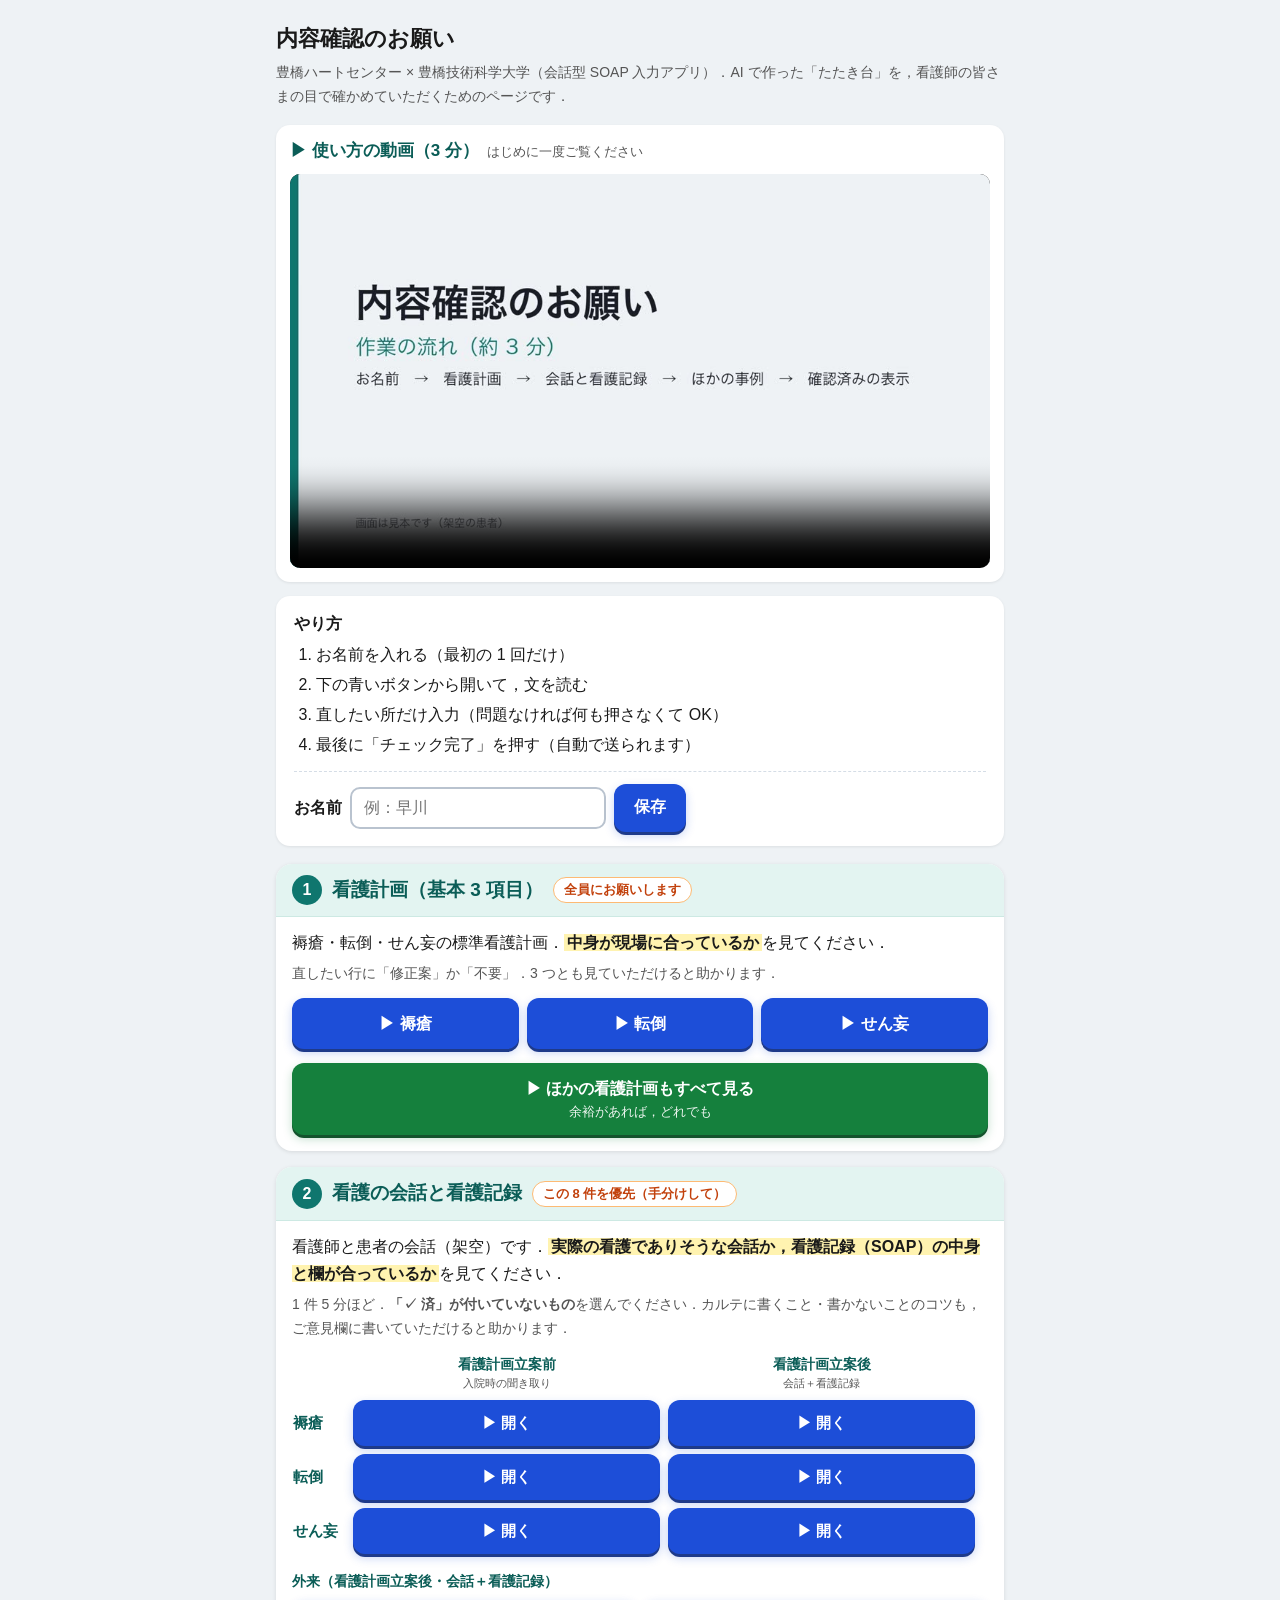
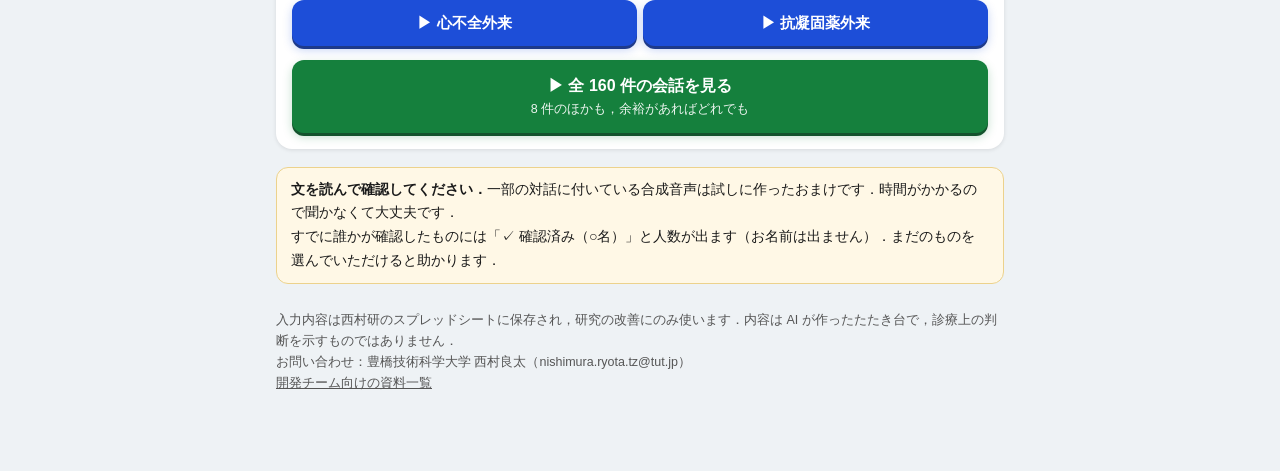
<file: index.html>
<!doctype html>
<html lang="ja">
<head>
<meta charset="utf-8">
<meta name="viewport" content="width=device-width,initial-scale=1">
<title>内容確認のお願い｜スマートホスピタル</title>
<style>
:root{--ac:#0f766e;--ac-d:#0b5d57;--ac2:#e3f4f1;--go:#1d4ed8;--go-d:#1e3a8a;--ink:#1a1a1a;--sub:#555;--line:#d5dde6;--tag:#c2410c}
*{box-sizing:border-box}
body{font-family:"Hiragino Sans","Hiragino Kaku Gothic ProN","Noto Sans JP",sans-serif;font-size:16px;line-height:1.7;color:var(--ink);background:#eef2f5;margin:0}
.wrap{max-width:760px;margin:0 auto;padding:20px 16px 64px}
h1{font-size:22px;margin:0 0 4px}
.lead{color:var(--sub);margin:0 0 16px;font-size:14px}
.movie{background:#fff;border-radius:14px;padding:12px 14px 14px;margin:0 0 14px;box-shadow:0 1px 3px rgba(0,0,0,.08)}.movie b{font-size:17px;color:var(--ac-d)}.movie span{font-size:13px;color:var(--sub);margin-left:8px}.movie video{display:block;width:100%;margin-top:8px;border-radius:10px;background:#000;aspect-ratio:16/9}
.steps{background:#fff;border-radius:14px;padding:14px 18px;margin:0 0 18px;box-shadow:0 1px 3px rgba(0,0,0,.08)}
.steps ol{margin:4px 0 0;padding-left:1.4em}.steps li{margin:3px 0}
.name{display:flex;gap:8px;align-items:center;flex-wrap:wrap;margin-top:12px;padding-top:12px;border-top:1px dashed var(--line)}
.name label{font-weight:700}
.name input{font-size:16px;padding:10px 12px;border:2px solid #b9c3cf;border-radius:10px;flex:1;min-width:10em;max-width:16em}
.name input:focus{border-color:var(--go);outline:none}
.btn{display:inline-flex;align-items:center;justify-content:center;gap:6px;background:var(--go);color:#fff;border:0;border-radius:12px;padding:12px 20px;font-size:16px;font-weight:700;text-decoration:none;min-height:48px;cursor:pointer;box-shadow:0 3px 0 var(--go-d),0 4px 10px rgba(29,78,216,.25)}
.btn:hover,.btn:focus{background:var(--go-d)}
.btn:active{transform:translateY(1px);box-shadow:none}
.btn.wide{display:flex;width:100%;font-size:17px;margin-top:12px}
.btn.sub{background:#fff;color:var(--ac);border:2px solid var(--ac);box-shadow:none}
.btn.sub:hover{background:var(--ac2)}
.name .ok{color:#17663a;font-weight:700}
.card{background:#fff;border-radius:16px;margin:16px 0;overflow:hidden;box-shadow:0 1px 4px rgba(0,0,0,.1)}
.card .hd{background:var(--ac2);color:var(--ac-d);border-bottom:1px solid #cde9e3;padding:10px 16px;display:flex;align-items:center;gap:10px;flex-wrap:wrap}
.card .no{background:var(--ac);color:#fff;border-radius:999px;width:30px;height:30px;display:inline-flex;align-items:center;justify-content:center;font-weight:800;flex:none}
.card h2{font-size:19px;margin:0}
.card .tag{background:#fff;color:var(--tag);border:1px solid #fdba74;border-radius:999px;padding:1px 10px;font-size:13px;font-weight:700}
.card .bd{padding:12px 16px 16px}
.card .what{margin:0 0 6px}
.card .what b{background:#fff3b0;padding:0 3px}
.card .meta{color:var(--sub);font-size:14px;margin:0}
.prog{font-size:13px;color:#17663a;margin-left:auto;font-weight:600}
.three{display:grid;grid-template-columns:repeat(3,1fr);gap:8px;margin-top:12px}
.three .btn{padding:12px 6px}
.btn.more{display:flex;flex-direction:column;width:100%;margin-top:14px;background:#15803d;box-shadow:0 3px 0 #14532d,0 4px 10px rgba(21,128,61,.25);gap:0}.btn.more:hover,.btn.more:focus{background:#14532d}.btn.more small{font-size:12.5px;font-weight:500;opacity:.92}
.opt{margin-top:10px;text-align:right}
.opt a{color:var(--go);font-weight:700;font-size:14.5px}
.note{background:#fff8e6;border:1px solid #ecd28c;border-radius:12px;padding:10px 14px;font-size:14px;margin-top:18px}
.pri{width:100%;border-collapse:separate;border-spacing:6px;margin:8px -6px 0}.pri th{font-size:13.5px;color:var(--ac-d);text-align:center;font-weight:700;line-height:1.35}.pri th small{font-weight:500;color:var(--sub)}.pri tr>th:first-child{width:3.6em;text-align:left;font-size:15px}.pri .btn{display:flex;width:100%;padding:10px 4px;font-size:15px;min-height:46px;flex-direction:column;gap:0}.pri .btn .dn{font-size:12px;font-weight:600}.pri .btn.done{background:#e7f6ec;color:#17663a;box-shadow:0 0 0 2px #9fd8b2 inset}
.pri2h{margin:10px 0 0;font-size:13.5px;font-weight:700;color:var(--ac-d)}.pri2{display:grid;grid-template-columns:1fr 1fr;gap:6px;margin:6px 0 0}
.foot{color:var(--sub);font-size:12.5px;margin-top:26px}
.foot a{color:var(--sub)}
</style>
</head>
<body>
<div class="wrap">
<h1>内容確認のお願い</h1>
<p class="lead">豊橋ハートセンター × 豊橋技術科学大学（会話型 SOAP 入力アプリ）．AI で作った「たたき台」を，看護師の皆さまの目で確かめていただくためのページです．</p>

<div class="movie">
<b>▶ 使い方の動画（3 分）</b><span>はじめに一度ご覧ください</span>
<video controls playsinline preload="none" poster="howto.jpg" src="howto.mp4"></video>
</div>

<div class="steps">
<b>やり方</b>
<ol>
<li>お名前を入れる（最初の 1 回だけ）</li>
<li>下の青いボタンから開いて，文を読む</li>
<li>直したい所だけ入力（問題なければ何も押さなくて OK）</li>
<li>最後に「チェック完了」を押す（自動で送られます）</li>
</ol>
<div class="name"><label for="nm">お名前</label><input id="nm" type="text" placeholder="例：早川" autocomplete="name"><button class="btn" id="nmSave">保存</button><span id="nmMsg"></span></div>
</div>

<div class="card">
<div class="hd"><span class="no">1</span><h2>看護計画（基本 3 項目）</h2><span class="tag">全員にお願いします</span><span class="prog" data-p="plan/"></span></div>
<div class="bd">
<p class="what">褥瘡・転倒・せん妄の標準看護計画．<b>中身が現場に合っているか</b>を見てください．</p>
<p class="meta">直したい行に「修正案」か「不要」．3 つとも見ていただけると助かります．</p>
<div class="three"><a class="btn" href="app/#p/pressure_injury">▶ 褥瘡</a><a class="btn" href="app/#p/fall_risk">▶ 転倒</a><a class="btn" href="app/#p/delirium_risk">▶ せん妄</a></div>
<a class="btn more" href="app/#dash">▶ ほかの看護計画もすべて見る<small>余裕があれば，どれでも</small></a>
</div></div>

<div class="card">
<div class="hd"><span class="no">2</span><h2>看護の会話と看護記録</h2><span class="tag">この 8 件を優先（手分けして）</span><span class="prog" data-p="ndlg/"></span></div>
<div class="bd">
<p class="what">看護師と患者の会話（架空）です．<b>実際の看護でありそうな会話か，看護記録（SOAP）の中身と欄が合っているか</b>を見てください．</p>
<p class="meta">1 件 5 分ほど．<b>「✓ 済」が付いていないもの</b>を選んでください．カルテに書くこと・書かないことのコツも，ご意見欄に書いていただけると助かります．</p>
<table class="pri"><tr><th></th><th>看護計画立案前<br><small>入院時の聞き取り</small></th><th>看護計画立案後<br><small>会話＋看護記録</small></th></tr>
<tr><th>褥瘡</th><td><a class="btn pc" data-id="A-pressure-01" href="nurse/?check=1&amp;set=pri#A-pressure-01">▶ 開く<span class="dn"></span></a></td><td><a class="btn pc" data-id="S-pressure_injury-01" href="nurse/?check=1&amp;set=pri#S-pressure_injury-01">▶ 開く<span class="dn"></span></a></td></tr>
<tr><th>転倒</th><td><a class="btn pc" data-id="A-fall-01" href="nurse/?check=1&amp;set=pri#A-fall-01">▶ 開く<span class="dn"></span></a></td><td><a class="btn pc" data-id="S-fall_risk-01" href="nurse/?check=1&amp;set=pri#S-fall_risk-01">▶ 開く<span class="dn"></span></a></td></tr>
<tr><th>せん妄</th><td><a class="btn pc" data-id="A-delirium-01" href="nurse/?check=1&amp;set=pri#A-delirium-01">▶ 開く<span class="dn"></span></a></td><td><a class="btn pc" data-id="S-delirium_risk-03" href="nurse/?check=1&amp;set=pri#S-delirium_risk-03">▶ 開く<span class="dn"></span></a></td></tr>
</table>
<p class="pri2h">外来（看護計画立案後・会話＋看護記録）</p>
<div class="pri pri2"><a class="btn pc" data-id="S-fluid_overload-03" href="nurse/?check=1&amp;set=pri#S-fluid_overload-03">▶ 心不全外来<span class="dn"></span></a><a class="btn pc" data-id="S-bleeding_risk-03" href="nurse/?check=1&amp;set=pri#S-bleeding_risk-03">▶ 抗凝固薬外来<span class="dn"></span></a></div>
<a class="btn more" href="nurse/?check=1">▶ 全 160 件の会話を見る<small>8 件のほかも，余裕があればどれでも</small></a>
</div></div>

<div class="note">
<b>文を読んで確認してください．</b>一部の対話に付いている合成音声は試しに作ったおまけです．時間がかかるので聞かなくて大丈夫です．<br>
すでに誰かが確認したものには「✓ 確認済み（○名）」と人数が出ます（お名前は出ません）．まだのものを選んでいただけると助かります．
</div>

<p class="foot">入力内容は西村研のスプレッドシートに保存され，研究の改善にのみ使います．内容は AI が作ったたたき台で，診療上の判断を示すものではありません．<br>
お問い合わせ：豊橋技術科学大学 西村良太（nishimura.ryota.tz@tut.jp）<br>
<a href="docs.html">開発チーム向けの資料一覧</a></p>
</div>
<script src="common/done.js"></script>
<script>
(function(){
  var KEY="review_name",$=function(id){return document.getElementById(id)};
  function get(){try{return localStorage.getItem(KEY)||""}catch(_){return ""}}
  function show(){var n=get();$("nmMsg").innerHTML=n?'<span class="ok">✓ '+n.replace(/[&<>"]/g,"")+' 様で記録します</span>':"";if(n)$("nm").value=n}
  $("nmSave").onclick=function(){var v=$("nm").value.trim();if(!v){$("nm").focus();return}try{localStorage.setItem(KEY,v)}catch(_){}show()};
  $("nm").onkeydown=function(e){if(e.key==="Enter")$("nmSave").click()};
  show();
  if(window.ReviewDone){
    var draw=function(){[].forEach.call(document.querySelectorAll(".prog"),function(el){var n=ReviewDone.count(el.getAttribute("data-p"));el.textContent=n?"✓ 確認済み "+n+" 件":""});
      [].forEach.call(document.querySelectorAll(".pri .btn"),function(b){var c=ReviewDone.n("ndlg/"+b.getAttribute("data-id"));b.classList.toggle("done",c>0);b.querySelector(".dn").textContent=c?"✓ 済（"+c+" 名）":""})};
    ReviewDone.init({url:"https://script.google.com/macros/s/AKfycbx5TthoOKaDySGnJ3XKng6_qi1u8QF-fASOVab-wXqc_jBx_T-nz7FmRv5_W47RegvUYQ/exec",key:"W2HBFnzynhyQ",me:get,onChange:draw});
  }
})();
</script>
</body>
</html>
</file>
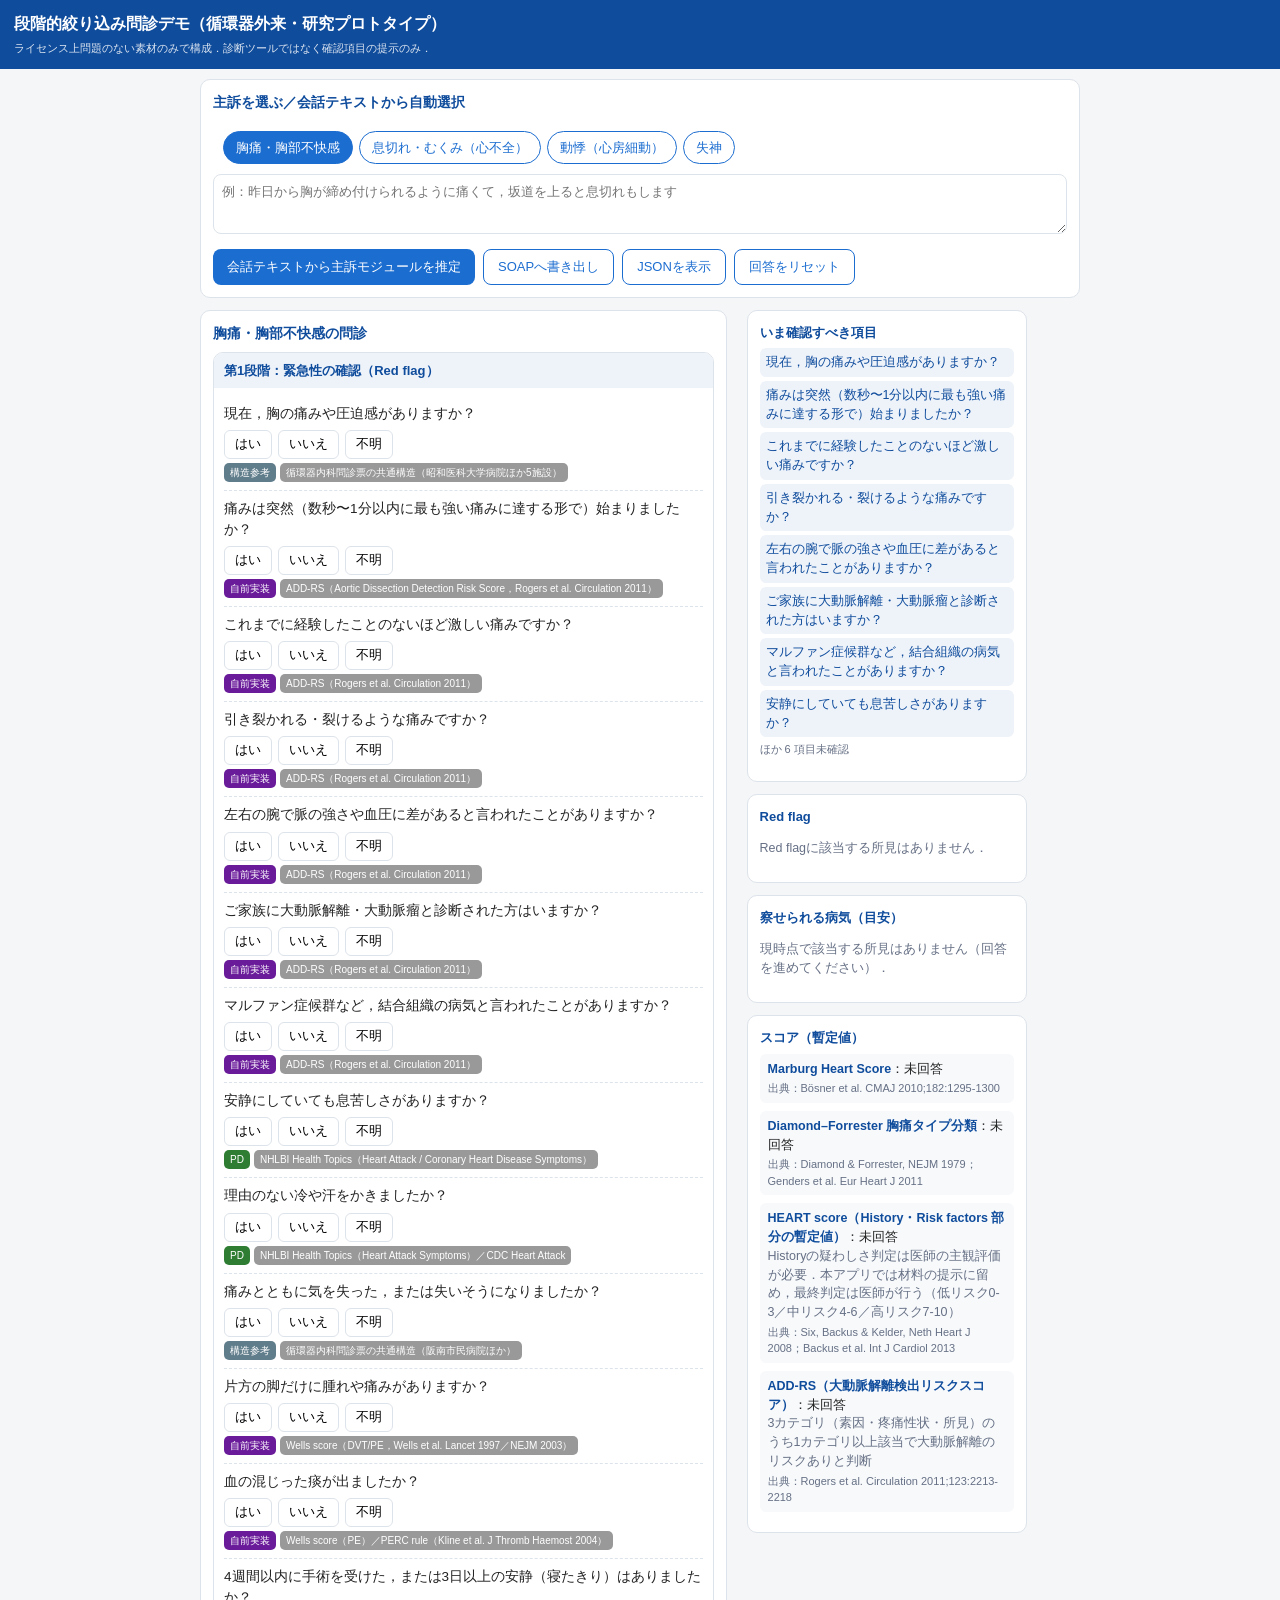
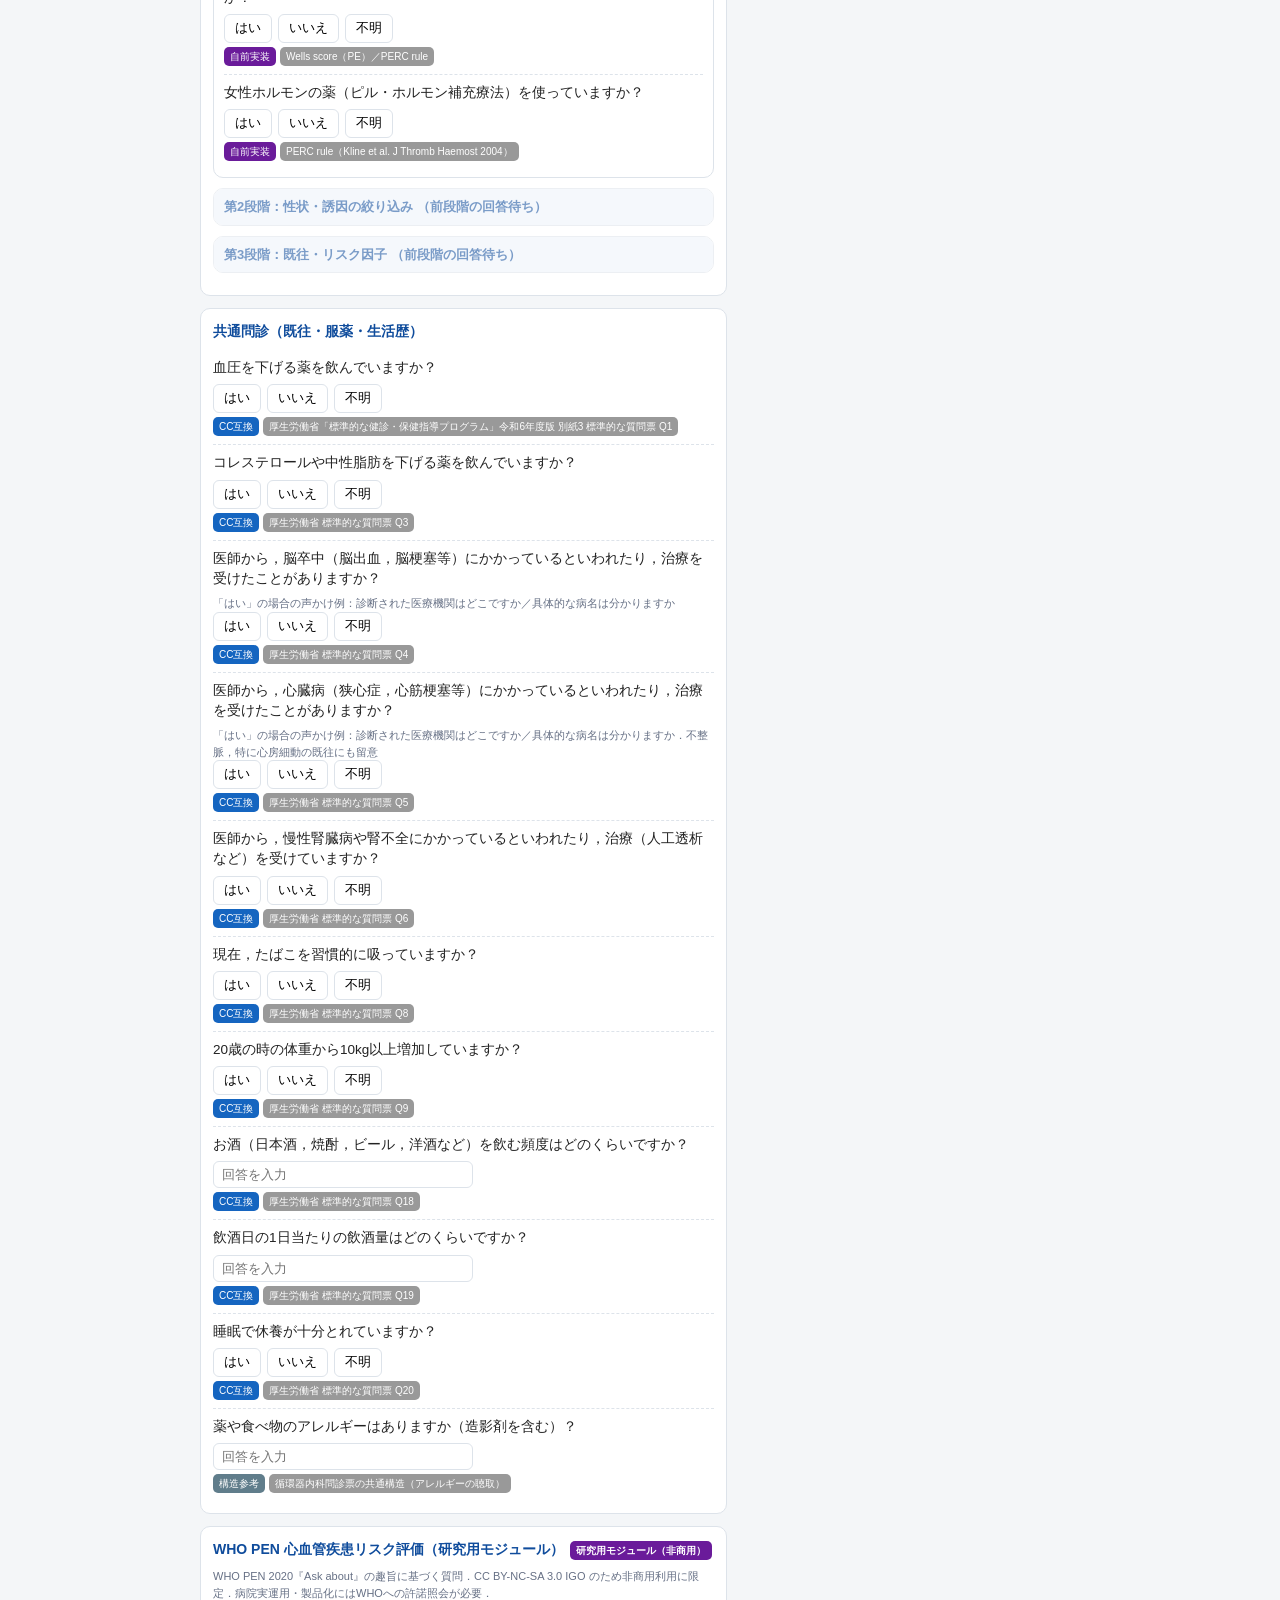
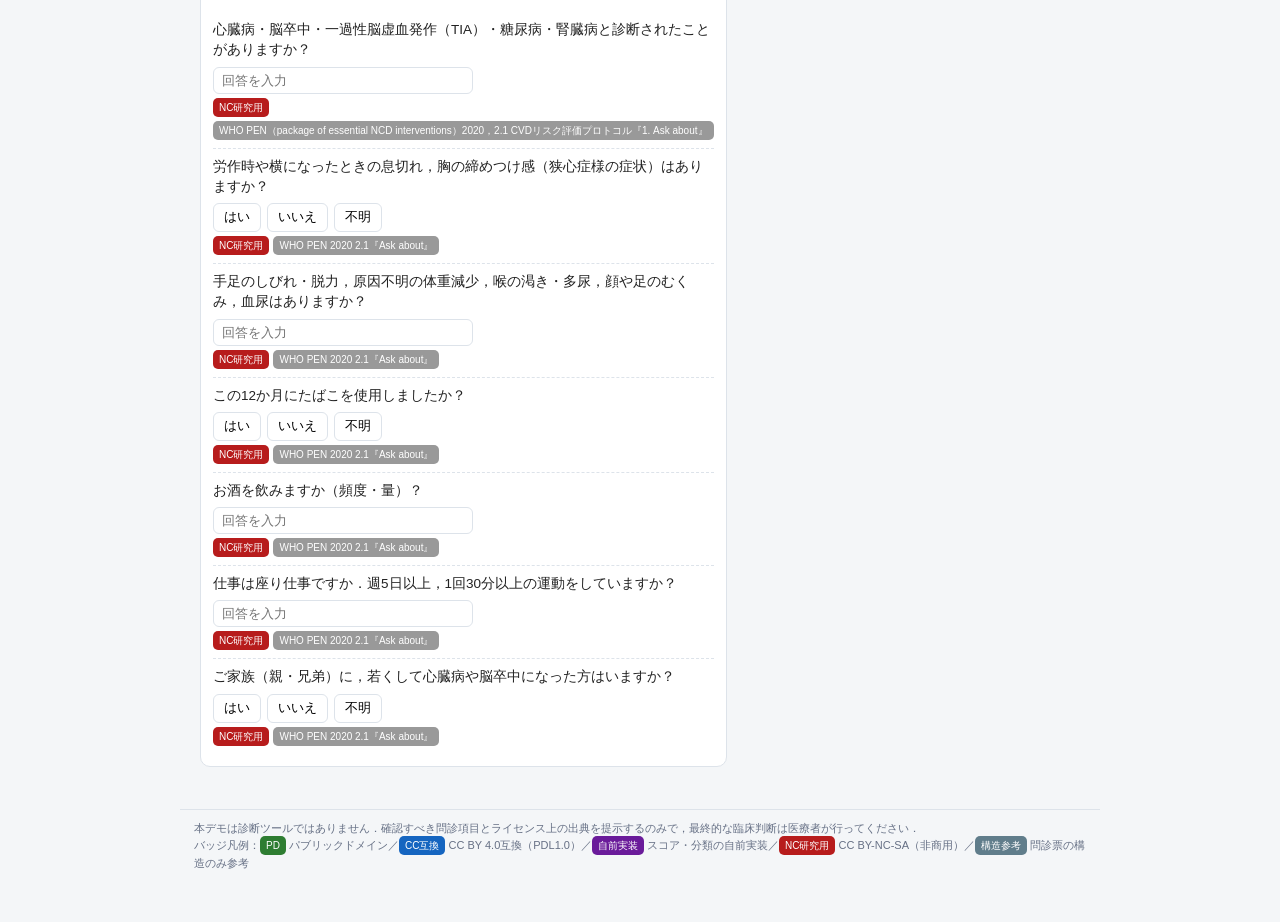
<file: demo/index.html>
<!DOCTYPE html>
<html lang="ja">
<head>
<meta charset="UTF-8">
<meta name="viewport" content="width=device-width, initial-scale=1.0">
<title>段階的絞り込み問診デモ（スマートホスピタル）</title>
<style>
  :root {
    --bg: #f4f6f8;
    --card: #ffffff;
    --accent: #1c6dd0;
    --accent-dark: #0f4c9c;
    --danger: #c62828;
    --warn: #b26a00;
    --muted: #667085;
    --border: #dde3ea;
    --pd: #2e7d32;
    --cc: #1565c0;
    --self: #6a1b9a;
    --nc: #b71c1c;
  }
  * { box-sizing: border-box; }
  body {
    margin: 0;
    font-family: "Hiragino Kaku Gothic ProN", "Yu Gothic", "Meiryo", sans-serif;
    background: var(--bg);
    color: #222;
    font-size: 15px;
    line-height: 1.5;
    padding-bottom: 40px;
  }
  header {
    background: var(--accent-dark);
    color: #fff;
    padding: 12px 14px;
    position: sticky;
    top: 0;
    z-index: 20;
  }
  header h1 { font-size: 16px; margin: 0 0 4px; }
  header p { font-size: 11px; margin: 0; opacity: 0.85; }
  .wrap { max-width: 920px; margin: 0 auto; padding: 10px; }
  .chips { display: flex; flex-wrap: wrap; gap: 6px; padding: 10px; }
  .chip {
    border: 1px solid var(--accent);
    color: var(--accent);
    background: #fff;
    border-radius: 999px;
    padding: 6px 12px;
    font-size: 13px;
    cursor: pointer;
  }
  .chip.active { background: var(--accent); color: #fff; }
  .card {
    background: var(--card);
    border: 1px solid var(--border);
    border-radius: 10px;
    padding: 12px;
    margin: 0 10px 12px;
  }
  .card h2 { font-size: 14px; margin: 0 0 8px; color: var(--accent-dark); }
  textarea {
    width: 100%;
    min-height: 60px;
    border: 1px solid var(--border);
    border-radius: 8px;
    padding: 8px;
    font-size: 13px;
    font-family: inherit;
    resize: vertical;
  }
  .btnrow { display: flex; gap: 8px; flex-wrap: wrap; margin-top: 8px; }
  button.action {
    background: var(--accent);
    color: #fff;
    border: none;
    border-radius: 8px;
    padding: 8px 14px;
    font-size: 13px;
    cursor: pointer;
  }
  button.action.secondary { background: #fff; color: var(--accent); border: 1px solid var(--accent); }
  button.action:active { opacity: 0.8; }
  .grid { display: grid; grid-template-columns: 1fr; gap: 0; }
  @media (min-width: 760px) {
    .grid { grid-template-columns: 1.15fr 0.85fr; align-items: start; }
  }
  .stage { border: 1px solid var(--border); border-radius: 10px; margin-bottom: 10px; overflow: hidden; }
  .stage.locked { opacity: 0.55; }
  .stage-head {
    background: #eef3fa;
    padding: 8px 10px;
    font-size: 13px;
    font-weight: bold;
    color: var(--accent-dark);
  }
  .stage-body { padding: 8px 10px; }
  .item { border-bottom: 1px dashed var(--border); padding: 8px 0; }
  .item:last-child { border-bottom: none; }
  .item .q { font-size: 13.5px; margin-bottom: 6px; }
  .badges { display: flex; flex-wrap: wrap; gap: 4px; margin-top: 4px; }
  .badge {
    display: inline-block;
    font-size: 10px;
    padding: 2px 6px;
    border-radius: 5px;
    color: #fff;
    white-space: nowrap;
  }
  .badge.pd { background: var(--pd); }
  .badge.cc { background: var(--cc); }
  .badge.self { background: var(--self); }
  .badge.nc { background: var(--nc); }
  .badge.struct { background: #607d8b; }
  .ans-row { display: flex; gap: 6px; flex-wrap: wrap; align-items: center; }
  .ans-btn {
    border: 1px solid var(--border);
    background: #fff;
    border-radius: 6px;
    padding: 5px 10px;
    font-size: 12.5px;
    cursor: pointer;
  }
  .ans-btn.selected.yes { background: #ffe1e1; border-color: var(--danger); color: var(--danger); }
  .ans-btn.selected.no { background: #e6f4ea; border-color: var(--pd); color: var(--pd); }
  .ans-btn.selected.unknown { background: #eee; border-color: #999; color: #555; }
  .ans-btn.selected.choice { background: #e3edfb; border-color: var(--accent); color: var(--accent-dark); }
  input.value-input, input.text-input {
    border: 1px solid var(--border);
    border-radius: 6px;
    padding: 5px 8px;
    font-size: 13px;
    width: 100%;
    max-width: 260px;
  }
  .flagged { background: #fff4f4; border-left: 3px solid var(--danger); padding-left: 7px; }
  .side h3 { font-size: 13px; margin: 0 0 6px; color: var(--accent-dark); }
  .redflag-list, .todo-list, .cond-list { list-style: none; margin: 0; padding: 0; }
  .redflag-list li, .todo-list li, .cond-list li {
    font-size: 12.5px;
    padding: 5px 6px;
    border-radius: 6px;
    margin-bottom: 4px;
  }
  .redflag-list li { background: #fdeaea; color: var(--danger); }
  .todo-list li { background: #eef3fa; color: var(--accent-dark); }
  .cond-list li { background: #fff7e6; color: var(--warn); }
  .score-box { font-size: 12.5px; margin-bottom: 8px; padding: 6px 8px; background: #f7f9fb; border-radius: 6px; }
  .score-box b { color: var(--accent-dark); }
  .empty-note { font-size: 12.5px; color: var(--muted); }
  footer {
    max-width: 920px;
    margin: 20px auto 0;
    padding: 10px 14px;
    font-size: 11px;
    color: var(--muted);
    border-top: 1px solid var(--border);
  }
  pre#json-view {
    max-height: 400px;
    overflow: auto;
    background: #1e1e1e;
    color: #d4d4d4;
    padding: 10px;
    font-size: 11px;
    border-radius: 8px;
  }
  .hint { font-size: 11px; color: var(--muted); margin-top: 2px; }
  .research-badge {
    display: inline-block;
    background: var(--self);
    color: #fff;
    font-size: 10px;
    padding: 2px 6px;
    border-radius: 5px;
    margin-left: 6px;
  }
</style>
</head>
<body>

<header>
  <h1>段階的絞り込み問診デモ（循環器外来・研究プロトタイプ）</h1>
  <p>ライセンス上問題のない素材のみで構成．診断ツールではなく確認項目の提示のみ．</p>
</header>

<div class="wrap">

  <div class="card">
    <h2>主訴を選ぶ／会話テキストから自動選択</h2>
    <div class="chips" id="chip-area"></div>
    <textarea id="conv-text" placeholder="例：昨日から胸が締め付けられるように痛くて，坂道を上ると息切れもします"></textarea>
    <div class="btnrow">
      <button class="action" id="btn-analyze">会話テキストから主訴モジュールを推定</button>
      <button class="action secondary" id="btn-soap">SOAPへ書き出し</button>
      <button class="action secondary" id="btn-json">JSONを表示</button>
      <button class="action secondary" id="btn-reset">回答をリセット</button>
    </div>
  </div>

  <div class="card" id="soap-card" style="display:none;">
    <h2>S: 聞き取りチェック（聴取済みのみ）</h2>
    <textarea id="soap-output" readonly style="min-height:140px;"></textarea>
  </div>

  <div class="card" id="json-card" style="display:none;">
    <h2>question_bank.json（埋め込みデータ）</h2>
    <pre id="json-view"></pre>
  </div>

  <div id="module-area"></div>

</div>

<footer>
  本デモは診断ツールではありません．確認すべき問診項目とライセンス上の出典を提示するのみで，最終的な臨床判断は医療者が行ってください．<br>
  バッジ凡例：<span class="badge pd">PD</span> パブリックドメイン／<span class="badge cc">CC互換</span> CC BY 4.0互換（PDL1.0）／<span class="badge self">自前実装</span> スコア・分類の自前実装／<span class="badge nc">NC研究用</span> CC BY-NC-SA（非商用）／<span class="badge struct">構造参考</span> 問診票の構造のみ参考
</footer>

<script id="qb-data" type="application/json">
{"meta": {"version": "0.1", "created": "2026-09-15", "note": "スマートホスピタル向け『ガイドライン由来の段階的絞り込み問診』実例プロトタイプ．ライセンス上問題のない5系統の素材（自前実装可のスコア・厚労省標準的な質問票・NHLBI/CDCのパブリックドメイン症状説明・WHO PEN非商用モジュール・病院問診票の共通構造）のみで構成．JCS/ACC-AHA/ESC/NICEの文言・図表は転載していない（referencesに参照のみ記載）．診断ツールではなく，確認すべき項目を提示するデモ．"}, "modules": [{"id": "chest_pain", "label": "胸痛・胸部不快感", "trigger_keywords": ["胸が痛い", "胸痛", "締め付け", "圧迫感", "みぞおち", "胸の痛み", "胸が苦しい"], "stages": [{"id": "s1_redflag", "label": "第1段階：緊急性の確認（Red flag）", "items": [{"id": "cp_present", "question": "現在，胸の痛みや圧迫感がありますか？", "type": "yesno", "source": {"name": "循環器内科問診票の共通構造（昭和医科大学病院ほか5施設）", "url": "", "kind": "structure_reference"}, "license": "自前実装（構造のみ参考・文言は独自）", "commercial_ok": true}, {"id": "cp_onset_sudden", "question": "痛みは突然（数秒〜1分以内に最も強い痛みに達する形で）始まりましたか？", "type": "yesno", "source": {"name": "ADD-RS（Aortic Dissection Detection Risk Score，Rogers et al. Circulation 2011）", "url": "https://doi.org/10.1161/CIRCULATIONAHA.110.988568", "kind": "score_item"}, "license": "自前実装（事実・変数の実装，出典明記）", "commercial_ok": true, "flag_if": "yes", "flag_label": "大動脈解離を疑う所見（ADD-RS 高リスク疼痛）", "suggests": ["大動脈解離"]}, {"id": "cp_worst_ever", "question": "これまでに経験したことのないほど激しい痛みですか？", "type": "yesno", "source": {"name": "ADD-RS（Rogers et al. Circulation 2011）", "url": "https://doi.org/10.1161/CIRCULATIONAHA.110.988568", "kind": "score_item"}, "license": "自前実装（出典明記）", "commercial_ok": true, "flag_if": "yes", "flag_label": "大動脈解離を疑う所見（ADD-RS 高リスク疼痛）", "suggests": ["大動脈解離"]}, {"id": "cp_tearing", "question": "引き裂かれる・裂けるような痛みですか？", "type": "yesno", "source": {"name": "ADD-RS（Rogers et al. Circulation 2011）", "url": "https://doi.org/10.1161/CIRCULATIONAHA.110.988568", "kind": "score_item"}, "license": "自前実装（出典明記）", "commercial_ok": true, "flag_if": "yes", "flag_label": "大動脈解離を疑う所見（ADD-RS 高リスク疼痛）", "suggests": ["大動脈解離"]}, {"id": "cp_pulse_bp_diff", "question": "左右の腕で脈の強さや血圧に差があると言われたことがありますか？", "type": "yesno", "source": {"name": "ADD-RS（Rogers et al. Circulation 2011）", "url": "https://doi.org/10.1161/CIRCULATIONAHA.110.988568", "kind": "score_item"}, "license": "自前実装（出典明記）", "commercial_ok": true, "flag_if": "yes", "flag_label": "大動脈解離を疑う所見（ADD-RS 高リスク所見）", "suggests": ["大動脈解離"]}, {"id": "cp_family_aortic", "question": "ご家族に大動脈解離・大動脈瘤と診断された方はいますか？", "type": "yesno", "source": {"name": "ADD-RS（Rogers et al. Circulation 2011）", "url": "https://doi.org/10.1161/CIRCULATIONAHA.110.988568", "kind": "score_item"}, "license": "自前実装（出典明記）", "commercial_ok": true, "flag_if": "yes", "flag_label": "大動脈解離を疑う所見（ADD-RS 高リスク素因）", "suggests": ["大動脈解離"]}, {"id": "cp_marfan", "question": "マルファン症候群など，結合組織の病気と言われたことがありますか？", "type": "yesno", "source": {"name": "ADD-RS（Rogers et al. Circulation 2011）", "url": "https://doi.org/10.1161/CIRCULATIONAHA.110.988568", "kind": "score_item"}, "license": "自前実装（出典明記）", "commercial_ok": true, "flag_if": "yes", "flag_label": "大動脈解離を疑う所見（ADD-RS 高リスク素因）", "suggests": ["大動脈解離"]}, {"id": "cp_rest_dyspnea", "question": "安静にしていても息苦しさがありますか？", "type": "yesno", "source": {"name": "NHLBI Health Topics（Heart Attack / Coronary Heart Disease Symptoms）", "url": "https://www.nhlbi.nih.gov/health/heart-attack/symptoms", "kind": "public_health_info"}, "license": "パブリックドメイン（米国政府著作物，出典表示のうえ利用）", "commercial_ok": true, "flag_if": "yes", "flag_label": "急性冠症候群・心不全を疑う所見", "suggests": ["急性冠症候群", "心不全"]}, {"id": "cp_cold_sweat", "question": "理由のない冷や汗をかきましたか？", "type": "yesno", "source": {"name": "NHLBI Health Topics（Heart Attack Symptoms）／CDC Heart Attack", "url": "https://www.nhlbi.nih.gov/health/heart-attack/symptoms", "kind": "public_health_info"}, "license": "パブリックドメイン", "commercial_ok": true, "flag_if": "yes", "flag_label": "急性冠症候群を疑う所見", "suggests": ["急性冠症候群"]}, {"id": "cp_syncope", "question": "痛みとともに気を失った，または失いそうになりましたか？", "type": "yesno", "source": {"name": "循環器内科問診票の共通構造（阪南市民病院ほか）", "url": "", "kind": "structure_reference"}, "license": "自前実装（構造のみ参考）", "commercial_ok": true, "flag_if": "yes", "flag_label": "重篤な原因（急性冠症候群・大動脈解離・肺塞栓）を疑う所見", "suggests": ["急性冠症候群", "大動脈解離", "肺塞栓"]}, {"id": "cp_unilateral_leg_swelling", "question": "片方の脚だけに腫れや痛みがありますか？", "type": "yesno", "source": {"name": "Wells score（DVT/PE，Wells et al. Lancet 1997／NEJM 2003）", "url": "https://doi.org/10.1056/NEJMoa023153", "kind": "score_item"}, "license": "自前実装（出典明記）", "commercial_ok": true, "flag_if": "yes", "flag_label": "肺塞栓・深部静脈血栓症を疑う所見", "suggests": ["肺塞栓"]}, {"id": "cp_hemoptysis", "question": "血の混じった痰が出ましたか？", "type": "yesno", "source": {"name": "Wells score（PE）／PERC rule（Kline et al. J Thromb Haemost 2004）", "url": "https://doi.org/10.1111/j.1538-7836.2004.00790.x", "kind": "score_item"}, "license": "自前実装（出典明記）", "commercial_ok": true, "flag_if": "yes", "flag_label": "肺塞栓を疑う所見", "suggests": ["肺塞栓"]}, {"id": "cp_recent_surgery", "question": "4週間以内に手術を受けた，または3日以上の安静（寝たきり）はありましたか？", "type": "yesno", "source": {"name": "Wells score（PE）／PERC rule", "url": "https://doi.org/10.1111/j.1538-7836.2004.00790.x", "kind": "score_item"}, "license": "自前実装（出典明記）", "commercial_ok": true, "flag_if": "yes", "flag_label": "肺塞栓を疑う所見", "suggests": ["肺塞栓"]}, {"id": "cp_hormone", "question": "女性ホルモンの薬（ピル・ホルモン補充療法）を使っていますか？", "type": "yesno", "source": {"name": "PERC rule（Kline et al. J Thromb Haemost 2004）", "url": "https://doi.org/10.1111/j.1538-7836.2004.00790.x", "kind": "score_item"}, "license": "自前実装（出典明記）", "commercial_ok": true, "flag_if": "yes", "flag_label": "肺塞栓を疑う所見", "suggests": ["肺塞栓"]}]}, {"id": "s2_character", "label": "第2段階：性状・誘因の絞り込み", "depends_on": {"item": "cp_present", "value": "yes"}, "items": [{"id": "cp_character", "question": "痛みはどのような感じですか？", "type": "choice", "options": ["締め付け・圧迫感", "刺すような・焼けるような", "引き裂かれるような", "その他"], "source": {"name": "Diamond–Forrester 典型的狭心症の3要件（Diamond & Forrester, NEJM 1979／Genders et al. Eur Heart J 2011）", "url": "https://doi.org/10.1056/NEJM197906143002402", "kind": "score_item"}, "license": "自前実装（出典明記）", "commercial_ok": true}, {"id": "cp_location_radiation", "question": "痛みの場所と，腕・肩・顎・背中への広がりはありますか？", "type": "text", "source": {"name": "HEART score History項目（Six, Backus & Kelder, Neth Heart J 2008）", "url": "https://doi.org/10.1007/BF03086144", "kind": "score_item"}, "license": "自前実装（出典明記）", "commercial_ok": true}, {"id": "cp_exertional", "question": "体を動かす（労作）と痛みが強くなりますか？", "type": "yesno", "source": {"name": "Diamond–Forrester 3要件／Marburg Heart Score（Bösner et al. CMAJ 2010）", "url": "https://doi.org/10.1503/cmaj.100212", "kind": "score_item"}, "license": "自前実装（出典明記）", "commercial_ok": true}, {"id": "cp_relief_rest_nitro", "question": "安静にする，またはニトログリセリンを使うと数分以内に楽になりますか？", "type": "yesno", "source": {"name": "Diamond–Forrester 3要件（Diamond & Forrester, NEJM 1979）", "url": "https://doi.org/10.1056/NEJM197906143002402", "kind": "score_item"}, "license": "自前実装（出典明記）", "commercial_ok": true}, {"id": "cp_ccs_grade", "question": "普段の生活で，どの程度の運動で痛みが出ますか？", "type": "choice", "options": ["坂道・階段の早歩きで（Grade I〜II）", "平地1〜2ブロック・階段1階分程度で（Grade III）", "軽い動作でも（Grade III〜IV）", "安静時にも（Grade IV）"], "source": {"name": "CCS狭心症分類（Campeau, Circulation 1976／Canadian Cardiovascular Society）", "url": "https://ccs.ca/wp-content/uploads/2020/12/Ang_Gui_1976.pdf", "kind": "classification"}, "license": "自前実装（枠組みは事実・アイデア，出典明記）", "commercial_ok": true}, {"id": "cp_reproducible_by_pressure", "question": "胸を押したときに同じ痛みが出ますか？", "type": "yesno", "source": {"name": "Marburg Heart Score（Bösner et al. CMAJ 2010）", "url": "https://doi.org/10.1503/cmaj.100212", "kind": "score_item"}, "license": "自前実装（出典明記）", "commercial_ok": true, "flag_if": "no", "flag_label": "圧痛で再現されない＝心臓由来を示唆（Marburg加点）"}, {"id": "cp_nausea_sweat", "question": "冷や汗・吐き気を伴いますか？", "type": "yesno", "source": {"name": "HEART score History項目（Six, Backus & Kelder, Neth Heart J 2008）", "url": "https://doi.org/10.1007/BF03086144", "kind": "score_item"}, "license": "自前実装（出典明記）", "commercial_ok": true}, {"id": "cp_believes_cardiac", "question": "ご自身では，心臓からくる痛みだと思いますか？", "type": "yesno", "source": {"name": "Marburg Heart Score（Bösner et al. CMAJ 2010）", "url": "https://doi.org/10.1503/cmaj.100212", "kind": "score_item"}, "license": "自前実装（出典明記）", "commercial_ok": true}]}, {"id": "s3_history", "label": "第3段階：既往・リスク因子", "depends_on": {"item": "cp_present", "value": "yes"}, "items": [{"id": "cp_known_vascular", "question": "以前に心筋梗塞・狭心症・脳梗塞・閉塞性動脈硬化症と言われたことはありますか？", "type": "yesno", "source": {"name": "Marburg Heart Score／HEART score Risk factors項目", "url": "https://doi.org/10.1503/cmaj.100212", "kind": "score_item"}, "license": "自前実装（出典明記）", "commercial_ok": true}, {"id": "cp_age_sex_risk", "question": "年齢と性別を教えてください（女性65歳以上／男性55歳以上でMarburgスコアが加点されます）", "type": "value", "source": {"name": "Marburg Heart Score（Bösner et al. CMAJ 2010）", "url": "https://doi.org/10.1503/cmaj.100212", "kind": "score_item"}, "license": "自前実装（出典明記）", "commercial_ok": true}, {"id": "cp_risk_factors", "question": "高血圧・糖尿病・脂質異常症・喫煙・家族歴・肥満のうち，いくつ該当しますか？", "type": "value", "source": {"name": "HEART score Risk factors項目（Six, Backus & Kelder, Neth Heart J 2008）", "url": "https://doi.org/10.1007/BF03086144", "kind": "score_item"}, "license": "自前実装（出典明記）", "commercial_ok": true}, {"id": "cp_age_heart", "question": "年齢は45歳未満／45〜64歳／65歳以上のどれですか？（HEARTスコアの配点が変わります）", "type": "choice", "options": ["45歳未満", "45〜64歳", "65歳以上"], "source": {"name": "HEART score Age項目", "url": "https://doi.org/10.1007/BF03086144", "kind": "score_item"}, "license": "自前実装（出典明記）", "commercial_ok": true}, {"id": "cp_pe_dvt_history", "question": "以前に肺塞栓や深部静脈血栓症と言われたことがありますか？", "type": "yesno", "source": {"name": "Wells score（PE）／PERC rule", "url": "https://doi.org/10.1111/j.1538-7836.2004.00790.x", "kind": "score_item"}, "license": "自前実装（出典明記）", "commercial_ok": true}]}], "scores": [{"id": "marburg", "label": "Marburg Heart Score", "items": ["cp_age_sex_risk", "cp_known_vascular", "cp_believes_cardiac", "cp_exertional", "cp_reproducible_by_pressure"], "threshold": {"low": "0〜2点：CAD低確率", "high": "3〜5点：追加評価を検討"}, "source": {"name": "Bösner et al. CMAJ 2010;182:1295-1300", "url": "https://doi.org/10.1503/cmaj.100212"}}, {"id": "diamond_forrester", "label": "Diamond–Forrester 胸痛タイプ分類", "items": ["cp_character", "cp_exertional", "cp_relief_rest_nitro"], "threshold": {"typical": "3要件すべて該当＝典型的狭心症", "atypical": "2要件該当＝非典型的", "noncardiac": "1要件以下＝非心臓性の可能性"}, "source": {"name": "Diamond & Forrester, NEJM 1979；Genders et al. Eur Heart J 2011", "url": "https://doi.org/10.1056/NEJM197906143002402"}}, {"id": "heart_history", "label": "HEART score（History・Risk factors 部分の暫定値）", "items": ["cp_character", "cp_location_radiation", "cp_nausea_sweat", "cp_risk_factors", "cp_age_heart"], "threshold": {"note": "Historyの疑わしさ判定は医師の主観評価が必要．本アプリでは材料の提示に留め，最終判定は医師が行う（低リスク0-3／中リスク4-6／高リスク7-10）"}, "source": {"name": "Six, Backus & Kelder, Neth Heart J 2008；Backus et al. Int J Cardiol 2013", "url": "https://doi.org/10.1007/BF03086144"}}, {"id": "addrs", "label": "ADD-RS（大動脈解離検出リスクスコア）", "items": ["cp_onset_sudden", "cp_worst_ever", "cp_tearing", "cp_pulse_bp_diff", "cp_family_aortic", "cp_marfan"], "threshold": {"note": "3カテゴリ（素因・疼痛性状・所見）のうち1カテゴリ以上該当で大動脈解離のリスクありと判断"}, "source": {"name": "Rogers et al. Circulation 2011;123:2213-2218", "url": "https://doi.org/10.1161/CIRCULATIONAHA.110.988568"}}], "suggested_conditions": [{"label": "急性冠症候群", "when": ["marburg>=3", "cp_rest_dyspnea=yes"]}, {"label": "大動脈解離", "when": ["addrs>=1"]}, {"label": "肺塞栓", "when": ["cp_unilateral_leg_swelling=yes", "cp_hemoptysis=yes"]}, {"label": "非心臓性胸痛の可能性", "when": ["diamond_forrester=noncardiac"]}]}, {"id": "dyspnea_edema", "label": "息切れ・むくみ（心不全）", "trigger_keywords": ["息切れ", "息苦しい", "むくみ", "浮腫", "体重増加", "疲れやすい"], "stages": [{"id": "s1_redflag", "label": "第1段階：緊急性の確認（Red flag）", "items": [{"id": "hf_rest_dyspnea", "question": "安静にしていても息苦しいですか？", "type": "yesno", "source": {"name": "Boston criteria（Carlson et al. J Chronic Dis 1985，病歴カテゴリ4点項目）", "url": "https://doi.org/10.1016/0021-9681(85)90115-8", "kind": "score_item"}, "license": "自前実装（出典明記）", "commercial_ok": true, "flag_if": "yes", "flag_label": "急性心不全を疑う所見", "suggests": ["急性心不全"]}, {"id": "hf_orthopnea", "question": "横になると息苦しくて，起き上がったり座ったりしないと楽になりませんか（起座呼吸）？", "type": "yesno", "source": {"name": "Framingham心不全診断基準・大基準（McKee et al. NEJM 1971）／Boston criteria", "url": "https://doi.org/10.1056/NEJM197112232852601", "kind": "score_item"}, "license": "自前実装（出典明記）", "commercial_ok": true, "flag_if": "yes", "flag_label": "急性心不全を疑う所見", "suggests": ["急性心不全"]}, {"id": "hf_pnd", "question": "夜，息苦しさで突然目が覚めることがありますか（発作性夜間呼吸困難）？", "type": "yesno", "source": {"name": "Framingham心不全診断基準・大基準（McKee et al. NEJM 1971）", "url": "https://doi.org/10.1056/NEJM197112232852601", "kind": "score_item"}, "license": "自前実装（出典明記）", "commercial_ok": true, "flag_if": "yes", "flag_label": "急性心不全を疑う所見", "suggests": ["急性心不全"]}, {"id": "hf_acute_pulmonary_edema", "question": "急に強い息苦しさが出て，肺に水がたまっている（肺水腫）と言われたことはありますか？", "type": "yesno", "source": {"name": "Framingham心不全診断基準・大基準（McKee et al. NEJM 1971）", "url": "https://doi.org/10.1056/NEJM197112232852601", "kind": "score_item"}, "license": "自前実装（出典明記）", "commercial_ok": true, "flag_if": "yes", "flag_label": "急性心不全を疑う所見", "suggests": ["急性心不全"]}, {"id": "hf_fluid_buildup", "question": "足・お腹・首まわりに水がたまった感じ（むくみ）や，急な体重増加はありますか？", "type": "yesno", "source": {"name": "NHLBI Health Topics（Heart Failure）", "url": "https://www.nhlbi.nih.gov/health/heart-failure", "kind": "public_health_info"}, "license": "パブリックドメイン", "commercial_ok": true, "flag_if": "yes", "flag_label": "心不全増悪を疑う所見", "suggests": ["心不全", "急性心不全"]}]}, {"id": "s2_character", "label": "第2段階：活動度・性状の絞り込み（NYHA・Boston criteria）", "items": [{"id": "hf_nyha_mild", "question": "普段の生活（歩く・階段を上る）で息切れや動悸はありますか？", "type": "yesno", "source": {"name": "NYHA心機能分類（The Criteria Committee of the NYHA, 9th ed. 1994）", "url": "", "kind": "classification"}, "license": "自前実装（枠組みは事実・アイデア，出典明記）", "commercial_ok": true}, {"id": "hf_nyha_moderate", "question": "軽い動作（着替え・洗面）でも症状が出ますか？", "type": "yesno", "source": {"name": "NYHA心機能分類（NYHA 1994）", "url": "", "kind": "classification"}, "license": "自前実装（出典明記）", "commercial_ok": true}, {"id": "hf_nyha_severe", "question": "安静にしていても息苦しさや動悸がありますか？", "type": "yesno", "source": {"name": "NYHA心機能分類（NYHA 1994）", "url": "", "kind": "classification"}, "license": "自前実装（出典明記）", "commercial_ok": true}, {"id": "hf_exertion_threshold", "question": "症状が出るのは，どのくらいの運動量からですか？", "type": "text", "source": {"name": "NYHA心機能分類（NYHA 1994）", "url": "", "kind": "classification"}, "license": "自前実装（出典明記）", "commercial_ok": true}, {"id": "hf_leg_edema", "question": "足首やすねにむくみがありますか？", "type": "yesno", "source": {"name": "Framingham心不全診断基準・小基準（下腿浮腫）", "url": "https://doi.org/10.1056/NEJM197112232852601", "kind": "score_item"}, "license": "自前実装（出典明記）", "commercial_ok": true}, {"id": "hf_nocturnal_cough", "question": "夜に咳が出ますか？", "type": "yesno", "source": {"name": "Framingham心不全診断基準・小基準（夜間咳嗽）", "url": "https://doi.org/10.1056/NEJM197112232852601", "kind": "score_item"}, "license": "自前実装（出典明記）", "commercial_ok": true}, {"id": "hf_exertional_fatigue", "question": "体を動かすと，普段よりすぐに息切れ・疲れが出ますか？", "type": "yesno", "source": {"name": "Framingham心不全診断基準・小基準（労作時呼吸困難）", "url": "https://doi.org/10.1056/NEJM197112232852601", "kind": "score_item"}, "license": "自前実装（出典明記）", "commercial_ok": true}]}, {"id": "s3_history", "label": "第3段階：既往・生活習慣", "items": [{"id": "hf_known_htn", "question": "高血圧と言われたことはありますか？", "type": "yesno", "source": {"name": "厚生労働省 標準的な健診・保健指導プログラム（令和6年度版）別紙3 標準的な質問票の構造を参考", "url": "https://www.mhlw.go.jp/content/10900000/001081581.pdf", "kind": "public_questionnaire"}, "license": "PDL1.0（CC BY 4.0 互換，出典明記）", "commercial_ok": true}, {"id": "hf_known_mi", "question": "心筋梗塞・狭心症の既往はありますか？", "type": "yesno", "source": {"name": "厚生労働省 標準的な質問票 Q5（心臓病）", "url": "https://www.mhlw.go.jp/content/10900000/001081581.pdf", "kind": "public_questionnaire"}, "license": "PDL1.0（CC BY 4.0 互換）", "commercial_ok": true}, {"id": "hf_diabetes", "question": "糖尿病はありますか？", "type": "yesno", "source": {"name": "厚生労働省 標準的な質問票の構造を参考", "url": "https://www.mhlw.go.jp/content/10900000/001081581.pdf", "kind": "public_questionnaire"}, "license": "PDL1.0（CC BY 4.0 互換）", "commercial_ok": true}, {"id": "hf_med_adherence", "question": "薬（利尿薬・降圧薬など）を指示どおり飲めていますか？飲み忘れることはありますか？", "type": "text", "source": {"name": "厚生労働省 標準的な質問票の『声かけの例』（Q1-3服薬の項）", "url": "https://www.mhlw.go.jp/content/10900000/001081581.pdf", "kind": "public_questionnaire"}, "license": "PDL1.0（CC BY 4.0 互換）", "commercial_ok": true}]}], "scores": [{"id": "nyha_class", "label": "NYHA心機能分類（暫定判定）", "items": ["hf_nyha_mild", "hf_nyha_moderate", "hf_nyha_severe"], "threshold": {"note": "軽い動作でも症状＝Class III相当，安静時にも症状＝Class IV相当，通常活動のみで症状＝Class I/II境界"}, "source": {"name": "NYHA 1994；AHA/ACC/HFSA 2022 心不全ガイドラインに記載の分類枠組み（枠組みのみ参照，文言転載なし）", "url": ""}}, {"id": "framingham_hf", "label": "Framingham心不全診断基準（問診で拾える範囲）", "items": {"major": ["hf_pnd", "hf_orthopnea", "hf_acute_pulmonary_edema"], "minor": ["hf_leg_edema", "hf_nocturnal_cough", "hf_exertional_fatigue"]}, "threshold": {"note": "大基準2つ，または大基準1つ＋小基準2つで心不全の可能性あり（原法は身体所見・胸部X線を含む．本デモは問診部分のみの近似値）"}, "source": {"name": "McKee et al. NEJM 1971;285:1441-1446", "url": "https://doi.org/10.1056/NEJM197112232852601"}}, {"id": "boston_criteria", "label": "Boston criteria（病歴カテゴリのみの暫定値）", "items": ["hf_rest_dyspnea", "hf_orthopnea", "hf_pnd", "hf_nyha_mild", "hf_nyha_moderate"], "threshold": {"note": "原法は病歴・身体所見・胸部X線の3カテゴリ計12点で8〜12点がdefinite．本デモは病歴カテゴリの問診部分のみを提示（身体所見・X線は含まない）"}, "source": {"name": "Carlson et al. J Chronic Dis 1985;38:733-739", "url": "https://doi.org/10.1016/0021-9681(85)90115-8"}}], "suggested_conditions": [{"label": "急性心不全", "when": ["hf_rest_dyspnea=yes", "hf_orthopnea=yes", "hf_pnd=yes"]}, {"label": "慢性心不全の増悪", "when": ["hf_known_mi=yes", "hf_fluid_buildup=yes"]}]}, {"id": "palpitation", "label": "動悸（心房細動）", "trigger_keywords": ["動悸", "脈が飛ぶ", "脈が速い", "不整脈", "脈が乱れる", "ドキドキ"], "stages": [{"id": "s1_redflag", "label": "第1段階：緊急性の確認（Red flag）", "items": [{"id": "pa_syncope", "question": "動悸とともに気を失った，または失いそうになりましたか？", "type": "yesno", "source": {"name": "循環器内科問診票の共通構造（阪南市民病院ほか）", "url": "", "kind": "structure_reference"}, "license": "自前実装（構造のみ参考）", "commercial_ok": true, "flag_if": "yes", "flag_label": "重症不整脈を疑う所見", "suggests": ["重症不整脈"]}, {"id": "pa_chest_pain", "question": "動悸とともに胸の痛みがありますか？", "type": "yesno", "source": {"name": "NHLBI Health Topics（Atrial Fibrillation）", "url": "https://www.nhlbi.nih.gov/health/atrial-fibrillation", "kind": "public_health_info"}, "license": "パブリックドメイン", "commercial_ok": true, "flag_if": "yes", "flag_label": "急性冠症候群の合併を疑う所見", "suggests": ["急性冠症候群"]}, {"id": "pa_dizzy", "question": "めまいやふらつきを伴いますか？", "type": "yesno", "source": {"name": "NHLBI Health Topics（Atrial Fibrillation）", "url": "https://www.nhlbi.nih.gov/health/atrial-fibrillation", "kind": "public_health_info"}, "license": "パブリックドメイン", "commercial_ok": true}, {"id": "pa_pattern", "question": "動悸は，脈が乱れる／速くなる／強く感じる，のどれですか？", "type": "choice", "options": ["脈が乱れる", "脈が速くなる", "強く感じる", "わからない"], "source": {"name": "循環器内科問診票の共通構造（阪南市民病院ほか）", "url": "", "kind": "structure_reference"}, "license": "自前実装（構造のみ参考）", "commercial_ok": true}]}, {"id": "s2_character", "label": "第2段階：症状の程度（EHRA症状分類）", "items": [{"id": "pa_no_impact", "question": "動悸などの症状で，日常生活に支障はありませんか？", "type": "yesno", "source": {"name": "EHRA症状分類（Kirchhof et al. Europace 2007；Wynn et al. Europace 2014）", "url": "https://doi.org/10.1093/europace/eum191", "kind": "classification"}, "license": "自前実装（枠組みのみ，出典明記）", "commercial_ok": true}, {"id": "pa_bothersome_but_ok", "question": "症状は気になるが，普段どおりの生活はできますか？", "type": "yesno", "source": {"name": "EHRA症状分類（改訂版 IIb）", "url": "https://doi.org/10.1093/europace/eut395", "kind": "classification"}, "license": "自前実装（出典明記）", "commercial_ok": true}, {"id": "pa_disabling", "question": "症状のために，普段の生活ができませんか？", "type": "yesno", "source": {"name": "EHRA症状分類（Class IV）", "url": "https://doi.org/10.1093/europace/eum191", "kind": "classification"}, "license": "自前実装（出典明記）", "commercial_ok": true}, {"id": "pa_frequency", "question": "動悸はどのくらいの頻度で，どのくらいの時間続きますか？", "type": "text", "source": {"name": "循環器内科問診票の共通構造（発症時期の聴取）", "url": "", "kind": "structure_reference"}, "license": "自前実装（構造のみ参考）", "commercial_ok": true}, {"id": "pa_history_af", "question": "以前に心房細動や不整脈と言われたことがありますか？", "type": "yesno", "source": {"name": "循環器内科問診票の共通構造（既往歴の聴取）", "url": "", "kind": "structure_reference"}, "license": "自前実装（構造のみ参考）", "commercial_ok": true}]}, {"id": "s3_history", "label": "第3段階：脳卒中・出血リスク（CHA₂DS₂-VASc／HAS-BLED）", "items": [{"id": "pa_chf", "question": "心不全と言われたことはありますか？", "type": "yesno", "source": {"name": "CHA₂DS₂-VASc（Lip et al. Chest 2010）", "url": "https://doi.org/10.1378/chest.09-1584", "kind": "score_item"}, "license": "自前実装（出典明記）", "commercial_ok": true}, {"id": "pa_htn", "question": "高血圧はありますか？", "type": "yesno", "source": {"name": "CHA₂DS₂-VASc", "url": "https://doi.org/10.1378/chest.09-1584", "kind": "score_item"}, "license": "自前実装（出典明記）", "commercial_ok": true}, {"id": "pa_age75", "question": "年齢は75歳以上ですか？", "type": "yesno", "source": {"name": "CHA₂DS₂-VASc（年齢75歳以上で2点）", "url": "https://doi.org/10.1378/chest.09-1584", "kind": "score_item"}, "license": "自前実装（出典明記）", "commercial_ok": true}, {"id": "pa_dm", "question": "糖尿病はありますか？", "type": "yesno", "source": {"name": "CHA₂DS₂-VASc", "url": "https://doi.org/10.1378/chest.09-1584", "kind": "score_item"}, "license": "自前実装（出典明記）", "commercial_ok": true}, {"id": "pa_stroke_tia", "question": "脳梗塞や，一時的な手足のしびれ・言葉のもつれ（一過性脳虚血発作）の既往はありますか？", "type": "yesno", "source": {"name": "CHA₂DS₂-VASc（脳卒中/TIA/血栓塞栓で2点）", "url": "https://doi.org/10.1378/chest.09-1584", "kind": "score_item"}, "license": "自前実装（出典明記）", "commercial_ok": true}, {"id": "pa_vascular", "question": "心筋梗塞・閉塞性動脈硬化症・大動脈のプラークと言われたことはありますか？", "type": "yesno", "source": {"name": "CHA₂DS₂-VASc（血管疾患）", "url": "https://doi.org/10.1378/chest.09-1584", "kind": "score_item"}, "license": "自前実装（出典明記）", "commercial_ok": true}, {"id": "pa_age65_74", "question": "年齢は65〜74歳ですか？", "type": "yesno", "source": {"name": "CHA₂DS₂-VASc（年齢65-74歳で1点）", "url": "https://doi.org/10.1378/chest.09-1584", "kind": "score_item"}, "license": "自前実装（出典明記）", "commercial_ok": true}, {"id": "pa_female", "question": "性別は女性ですか？", "type": "yesno", "source": {"name": "CHA₂DS₂-VASc（女性で1点）", "url": "https://doi.org/10.1378/chest.09-1584", "kind": "score_item"}, "license": "自前実装（出典明記）", "commercial_ok": true}, {"id": "pa_bleeding_history", "question": "血が止まりにくい，または大きな出血をしたことがありますか？", "type": "yesno", "source": {"name": "HAS-BLED（Pisters et al. Chest 2010）", "url": "https://doi.org/10.1378/chest.10-0134", "kind": "score_item"}, "license": "自前実装（出典明記）", "commercial_ok": true}, {"id": "pa_antiplatelet_nsaid", "question": "痛み止め（ロキソニン等のNSAID）や抗血小板薬を常用していますか？", "type": "yesno", "source": {"name": "HAS-BLED（薬剤項目）", "url": "https://doi.org/10.1378/chest.10-0134", "kind": "score_item"}, "license": "自前実装（出典明記）", "commercial_ok": true}, {"id": "pa_alcohol", "question": "お酒は週にどのくらい飲みますか（週8単位以上かどうか）？", "type": "text", "source": {"name": "HAS-BLED（アルコール項目）", "url": "https://doi.org/10.1378/chest.10-0134", "kind": "score_item"}, "license": "自前実装（出典明記）", "commercial_ok": true}, {"id": "pa_renal_liver", "question": "腎機能や肝機能の異常を指摘されたことがありますか？", "type": "yesno", "source": {"name": "HAS-BLED（腎機能・肝機能異常）", "url": "https://doi.org/10.1378/chest.10-0134", "kind": "score_item"}, "license": "自前実装（出典明記）", "commercial_ok": true}]}], "scores": [{"id": "ehra_class", "label": "EHRA症状分類（暫定）", "items": ["pa_no_impact", "pa_bothersome_but_ok", "pa_disabling"], "threshold": {"note": "無症状=I，生活に影響なし=IIa，気になるが生活可=IIb，重度=III，普段の生活不可=IV"}, "source": {"name": "Kirchhof et al. Europace 2007；Wynn et al. Europace 2014", "url": "https://doi.org/10.1093/europace/eut395"}}, {"id": "cha2ds2_vasc", "label": "CHA₂DS₂-VASc（脳卒中リスク）", "items": ["pa_chf", "pa_htn", "pa_age75", "pa_dm", "pa_stroke_tia", "pa_vascular", "pa_age65_74", "pa_female"], "threshold": {"note": "0点（男性）/1点（女性）：抗凝固不要，1点（男性）：個別検討，2点以上：抗凝固療法を推奨（最終判断は医師）"}, "source": {"name": "Lip et al. Chest 2010;137:263-272", "url": "https://doi.org/10.1378/chest.09-1584"}}, {"id": "has_bled", "label": "HAS-BLED（出血リスク）", "items": ["pa_htn", "pa_renal_liver", "pa_stroke_tia", "pa_bleeding_history", "pa_age75", "pa_antiplatelet_nsaid", "pa_alcohol"], "threshold": {"note": "3点以上で出血高リスク（定期的な再評価を推奨）"}, "source": {"name": "Pisters et al. Chest 2010;138:1093-1100", "url": "https://doi.org/10.1378/chest.10-0134"}}], "suggested_conditions": [{"label": "心房細動", "when": ["pa_pattern=脈が乱れる", "pa_history_af=yes"]}, {"label": "抗凝固療法の適応検討", "when": ["cha2ds2_vasc>=2"]}]}, {"id": "syncope", "label": "失神", "trigger_keywords": ["失神", "気を失った", "意識を失った", "倒れた", "気を失いそう"], "stages": [{"id": "s1_redflag", "label": "第1段階：緊急性の確認（Red flag）", "items": [{"id": "sy_main_complaint", "question": "今日はどのような症状で来られましたか（失神／気を失いそうになった／めまい）？", "type": "choice", "options": ["完全に意識を失った", "気を失いそうになった", "めまい・ふらつき", "その他"], "source": {"name": "循環器内科問診票の共通構造（昭和医科大学病院ほか，主訴区分）", "url": "", "kind": "structure_reference"}, "license": "自前実装（構造のみ参考）", "commercial_ok": true}, {"id": "sy_cardiac_disease_ecg", "question": "心臓の病気（弁膜症・心筋症など）や心電図の異常を指摘されたことがありますか？", "type": "yesno", "source": {"name": "Calgary Syncope Symptom Score 項目1（構造的心疾患／心電図異常）（Sheldon et al. Eur Heart J 2006）", "url": "https://doi.org/10.1093/eurheartj/ehi584", "kind": "score_item"}, "license": "自前実装（出典明記）", "commercial_ok": true, "flag_if": "yes", "flag_label": "心原性失神を疑う所見（Calgary −5点項目）", "suggests": ["心原性失神"]}, {"id": "sy_injury", "question": "倒れたときにけがをしましたか？", "type": "yesno", "source": {"name": "循環器内科問診票の共通構造", "url": "", "kind": "structure_reference"}, "license": "自前実装（構造のみ参考）", "commercial_ok": true}]}, {"id": "s2_character", "label": "第2段階：状況・誘因の絞り込み（Calgary Syncope Score）", "items": [{"id": "sy_witness_pale", "question": "失神しているとき，周りの人に顔色が青白かったと言われましたか？", "type": "yesno", "source": {"name": "Calgary Syncope Symptom Score 項目2（Sheldon et al. Eur Heart J 2006）", "url": "https://doi.org/10.1093/eurheartj/ehi584", "kind": "score_item"}, "license": "自前実装（出典明記）", "commercial_ok": true}, {"id": "sy_posture", "question": "座っているとき，または長く立っているときに起きましたか？", "type": "yesno", "source": {"name": "Calgary Syncope Symptom Score 項目5", "url": "https://doi.org/10.1093/eurheartj/ehi584", "kind": "score_item"}, "license": "自前実装（出典明記）", "commercial_ok": true}, {"id": "sy_sweat_warm", "question": "失神の前に，汗をかいたり熱く感じたりしましたか？", "type": "yesno", "source": {"name": "Calgary Syncope Symptom Score 項目6", "url": "https://doi.org/10.1093/eurheartj/ehi584", "kind": "score_item"}, "license": "自前実装（出典明記）", "commercial_ok": true}, {"id": "sy_pain_trigger", "question": "採血や痛みを伴う処置で気を失ったことがありますか？", "type": "yesno", "source": {"name": "Calgary Syncope Symptom Score 項目7", "url": "https://doi.org/10.1093/eurheartj/ehi584", "kind": "score_item"}, "license": "自前実装（出典明記）", "commercial_ok": true}]}, {"id": "s3_history", "label": "第3段階：既往・発症パターン", "items": [{"id": "sy_before35", "question": "初めて失神したのは35歳より前ですか？", "type": "yesno", "source": {"name": "Calgary Syncope Symptom Score 項目3", "url": "https://doi.org/10.1093/eurheartj/ehi584", "kind": "score_item"}, "license": "自前実装（出典明記）", "commercial_ok": true}, {"id": "sy_amnesia", "question": "失神の前の記憶がありませんか（気づいたら倒れていた）？", "type": "yesno", "source": {"name": "Calgary Syncope Symptom Score 項目4", "url": "https://doi.org/10.1093/eurheartj/ehi584", "kind": "score_item"}, "license": "自前実装（出典明記）", "commercial_ok": true}, {"id": "sy_frequency", "question": "これまでに何回くらい失神したことがありますか？", "type": "value", "source": {"name": "循環器内科問診票の共通構造（既往・発症年齢の聴取）", "url": "", "kind": "structure_reference"}, "license": "自前実装（構造のみ参考）", "commercial_ok": true}, {"id": "sy_meds", "question": "現在飲んでいる薬はありますか（降圧薬・利尿薬など）？", "type": "text", "source": {"name": "循環器内科問診票の共通構造（服薬の聴取）", "url": "", "kind": "structure_reference"}, "license": "自前実装（構造のみ参考）", "commercial_ok": true}, {"id": "sy_family_history_general", "question": "ご家族に心臓病と言われた方はいますか？", "type": "text", "source": {"name": "循環器内科問診票の共通構造（家族歴の聴取）", "url": "", "kind": "structure_reference"}, "license": "自前実装（構造のみ参考）", "commercial_ok": true}]}], "scores": [{"id": "calgary_syncope_score", "label": "Calgary Syncope Symptom Score", "items": [{"id": "sy_cardiac_disease_ecg", "points": -5}, {"id": "sy_witness_pale", "points": 2}, {"id": "sy_before35", "points": -3}, {"id": "sy_amnesia", "points": -2}, {"id": "sy_posture", "points": 1}, {"id": "sy_sweat_warm", "points": 2}, {"id": "sy_pain_trigger", "points": 3}], "threshold": {"note": "合計 −2点以上で血管迷走神経性失神の可能性が高い（−14〜+6点の範囲）"}, "source": {"name": "Sheldon et al. Eur Heart J 2006;27:344-350；検証 Eur Heart J 2009;30:2888-2896", "url": "https://doi.org/10.1093/eurheartj/ehi584"}}], "suggested_conditions": [{"label": "血管迷走神経性失神", "when": ["calgary_syncope_score>=-2"]}, {"label": "心原性失神", "when": ["sy_cardiac_disease_ecg=yes"]}]}], "common_intake": {"label": "共通問診（既往・服薬・生活歴）", "items": [{"id": "ci_med_bp", "question": "血圧を下げる薬を飲んでいますか？", "type": "yesno", "source": {"name": "厚生労働省「標準的な健診・保健指導プログラム」令和6年度版 別紙3 標準的な質問票 Q1", "url": "https://www.mhlw.go.jp/content/10900000/001081581.pdf", "kind": "public_questionnaire"}, "license": "PDL1.0（CC BY 4.0 互換，商用可）", "commercial_ok": true}, {"id": "ci_med_lipid", "question": "コレステロールや中性脂肪を下げる薬を飲んでいますか？", "type": "yesno", "source": {"name": "厚生労働省 標準的な質問票 Q3", "url": "https://www.mhlw.go.jp/content/10900000/001081581.pdf", "kind": "public_questionnaire"}, "license": "PDL1.0（CC BY 4.0 互換）", "commercial_ok": true}, {"id": "ci_stroke_history", "question": "医師から，脳卒中（脳出血，脳梗塞等）にかかっているといわれたり，治療を受けたことがありますか？", "type": "yesno", "hint": "「はい」の場合の声かけ例：診断された医療機関はどこですか／具体的な病名は分かりますか", "source": {"name": "厚生労働省 標準的な質問票 Q4", "url": "https://www.mhlw.go.jp/content/10900000/001081581.pdf", "kind": "public_questionnaire"}, "license": "PDL1.0（CC BY 4.0 互換）", "commercial_ok": true}, {"id": "ci_heart_disease_history", "question": "医師から，心臓病（狭心症，心筋梗塞等）にかかっているといわれたり，治療を受けたことがありますか？", "type": "yesno", "hint": "「はい」の場合の声かけ例：診断された医療機関はどこですか／具体的な病名は分かりますか．不整脈，特に心房細動の既往にも留意", "source": {"name": "厚生労働省 標準的な質問票 Q5", "url": "https://www.mhlw.go.jp/content/10900000/001081581.pdf", "kind": "public_questionnaire"}, "license": "PDL1.0（CC BY 4.0 互換）", "commercial_ok": true}, {"id": "ci_ckd_history", "question": "医師から，慢性腎臓病や腎不全にかかっているといわれたり，治療（人工透析など）を受けていますか？", "type": "yesno", "source": {"name": "厚生労働省 標準的な質問票 Q6", "url": "https://www.mhlw.go.jp/content/10900000/001081581.pdf", "kind": "public_questionnaire"}, "license": "PDL1.0（CC BY 4.0 互換）", "commercial_ok": true}, {"id": "ci_smoking", "question": "現在，たばこを習慣的に吸っていますか？", "type": "yesno", "source": {"name": "厚生労働省 標準的な質問票 Q8", "url": "https://www.mhlw.go.jp/content/10900000/001081581.pdf", "kind": "public_questionnaire"}, "license": "PDL1.0（CC BY 4.0 互換）", "commercial_ok": true}, {"id": "ci_weight_gain20", "question": "20歳の時の体重から10kg以上増加していますか？", "type": "yesno", "source": {"name": "厚生労働省 標準的な質問票 Q9", "url": "https://www.mhlw.go.jp/content/10900000/001081581.pdf", "kind": "public_questionnaire"}, "license": "PDL1.0（CC BY 4.0 互換）", "commercial_ok": true}, {"id": "ci_alcohol_freq", "question": "お酒（日本酒，焼酎，ビール，洋酒など）を飲む頻度はどのくらいですか？", "type": "text", "source": {"name": "厚生労働省 標準的な質問票 Q18", "url": "https://www.mhlw.go.jp/content/10900000/001081581.pdf", "kind": "public_questionnaire"}, "license": "PDL1.0（CC BY 4.0 互換）", "commercial_ok": true}, {"id": "ci_alcohol_amount", "question": "飲酒日の1日当たりの飲酒量はどのくらいですか？", "type": "text", "source": {"name": "厚生労働省 標準的な質問票 Q19", "url": "https://www.mhlw.go.jp/content/10900000/001081581.pdf", "kind": "public_questionnaire"}, "license": "PDL1.0（CC BY 4.0 互換）", "commercial_ok": true}, {"id": "ci_sleep_rest", "question": "睡眠で休養が十分とれていますか？", "type": "yesno", "source": {"name": "厚生労働省 標準的な質問票 Q20", "url": "https://www.mhlw.go.jp/content/10900000/001081581.pdf", "kind": "public_questionnaire"}, "license": "PDL1.0（CC BY 4.0 互換）", "commercial_ok": true}, {"id": "ci_drug_allergy", "question": "薬や食べ物のアレルギーはありますか（造影剤を含む）？", "type": "text", "source": {"name": "循環器内科問診票の共通構造（アレルギーの聴取）", "url": "", "kind": "structure_reference"}, "license": "自前実装（構造のみ参考）", "commercial_ok": true}]}, "research_modules": [{"id": "who_pen_screening", "label": "WHO PEN 心血管疾患リスク評価（研究用モジュール）", "badge": "研究用モジュール（非商用）", "license_note": "WHO PEN 2020『Ask about』の趣旨に基づく質問．CC BY-NC-SA 3.0 IGO のため非商用利用に限定．病院実運用・製品化にはWHOへの許諾照会が必要．", "commercial_ok": false, "items": [{"id": "who_diagnosed_conditions", "question": "心臓病・脳卒中・一過性脳虚血発作（TIA）・糖尿病・腎臓病と診断されたことがありますか？", "type": "text", "source": {"name": "WHO PEN（package of essential NCD interventions）2020，2.1 CVDリスク評価プロトコル『1. Ask about』", "url": "https://www.who.int/publications/i/item/9789240009226", "kind": "public_questionnaire"}, "license": "CC BY-NC-SA 3.0 IGO（非商用）", "commercial_ok": false}, {"id": "who_angina_breathlessness", "question": "労作時や横になったときの息切れ，胸の締めつけ感（狭心症様の症状）はありますか？", "type": "yesno", "source": {"name": "WHO PEN 2020 2.1『Ask about』", "url": "https://www.who.int/publications/i/item/9789240009226", "kind": "public_questionnaire"}, "license": "CC BY-NC-SA 3.0 IGO（非商用）", "commercial_ok": false}, {"id": "who_numbness_weight_loss", "question": "手足のしびれ・脱力，原因不明の体重減少，喉の渇き・多尿，顔や足のむくみ，血尿はありますか？", "type": "text", "source": {"name": "WHO PEN 2020 2.1『Ask about』", "url": "https://www.who.int/publications/i/item/9789240009226", "kind": "public_questionnaire"}, "license": "CC BY-NC-SA 3.0 IGO（非商用）", "commercial_ok": false}, {"id": "who_tobacco_12mo", "question": "この12か月にたばこを使用しましたか？", "type": "yesno", "source": {"name": "WHO PEN 2020 2.1『Ask about』", "url": "https://www.who.int/publications/i/item/9789240009226", "kind": "public_questionnaire"}, "license": "CC BY-NC-SA 3.0 IGO（非商用）", "commercial_ok": false}, {"id": "who_alcohol", "question": "お酒を飲みますか（頻度・量）？", "type": "text", "source": {"name": "WHO PEN 2020 2.1『Ask about』", "url": "https://www.who.int/publications/i/item/9789240009226", "kind": "public_questionnaire"}, "license": "CC BY-NC-SA 3.0 IGO（非商用）", "commercial_ok": false}, {"id": "who_occupation_activity", "question": "仕事は座り仕事ですか．週5日以上，1回30分以上の運動をしていますか？", "type": "text", "source": {"name": "WHO PEN 2020 2.1『Ask about』", "url": "https://www.who.int/publications/i/item/9789240009226", "kind": "public_questionnaire"}, "license": "CC BY-NC-SA 3.0 IGO（非商用）", "commercial_ok": false}, {"id": "who_family_premature_cvd", "question": "ご家族（親・兄弟）に，若くして心臓病や脳卒中になった方はいますか？", "type": "yesno", "source": {"name": "WHO PEN 2020 2.1『Ask about』", "url": "https://www.who.int/publications/i/item/9789240009226", "kind": "public_questionnaire"}, "license": "CC BY-NC-SA 3.0 IGO（非商用）", "commercial_ok": false}]}], "references": [{"name": "日本循環器学会（JCS）診療ガイドライン群", "url": "https://www.j-circ.or.jp/guideline/", "use": "設計の参照のみ（転載なし）", "license_note": "転載・改変は要申請"}, {"name": "2021 AHA/ACC/ASE/CHEST/SAEM/SCCT/SCMR Guideline for the Evaluation and Diagnosis of Chest Pain", "url": "https://doi.org/10.1161/CIR.0000000000001029", "use": "設計の参照のみ（転載なし）", "license_note": "改変・配布はACC/AHAの書面許諾が必要"}, {"name": "2022 AHA/ACC/HFSA Guideline for the Management of Heart Failure", "url": "https://doi.org/10.1161/CIR.0000000000001063", "use": "設計の参照のみ（転載なし）", "license_note": "改変・配布はAHAの書面許諾が必要"}, {"name": "2023 ACC/AHA/ACCP/HRS Guideline for the Diagnosis and Management of Atrial Fibrillation", "url": "https://doi.org/10.1161/CIR.0000000000001193", "use": "設計の参照のみ（転載なし）", "license_note": "改変・配布はAHAの書面許諾が必要"}, {"name": "2017 ACC/AHA/HRS Guideline for the Evaluation and Management of Patients With Syncope", "url": "https://doi.org/10.1161/CIR.0000000000000499", "use": "設計の参照のみ（転載なし）", "license_note": "改変・配布はACC/AHAの書面許諾が必要"}, {"name": "2023 ESC Guidelines for the management of acute coronary syndromes", "url": "https://doi.org/10.1093/eurheartj/ehad191", "use": "設計の参照のみ（転載なし）", "license_note": "個人・教育目的の閲覧のみ．商用不可，転載はOUPへの申請が必要"}, {"name": "2024 ESC Guidelines for the management of atrial fibrillation", "url": "https://doi.org/10.1093/eurheartj/ehae176", "use": "設計の参照のみ（転載なし）", "license_note": "個人・教育目的の閲覧のみ．商用不可"}, {"name": "2018 ESC Guidelines for the diagnosis and management of syncope", "url": "https://doi.org/10.1093/eurheartj/ehy037", "use": "設計の参照のみ（転載なし）", "license_note": "個人・教育目的の閲覧のみ．商用不可"}, {"name": "NICE CG95 Recent-onset chest pain of suspected cardiac origin", "url": "https://www.nice.org.uk/guidance/cg95", "use": "設計の参照のみ（転載なし）", "license_note": "英国外での利用は書面許可・有料ライセンスが必要"}, {"name": "NICE CG109 Transient loss of consciousness ('blackouts') in over 16s", "url": "https://www.nice.org.uk/guidance/cg109", "use": "設計の参照のみ（転載なし）", "license_note": "英国外での利用は書面許可・有料ライセンスが必要"}, {"name": "NICE NG106 Chronic heart failure in adults", "url": "https://www.nice.org.uk/guidance/ng106", "use": "設計の参照のみ（転載なし）", "license_note": "英国外での利用は書面許可・有料ライセンスが必要"}, {"name": "NICE NG196 Atrial fibrillation: diagnosis and management", "url": "https://www.nice.org.uk/guidance/ng196", "use": "設計の参照のみ（転載なし）", "license_note": "英国外での利用は書面許可・有料ライセンスが必要"}]}
</script>

<script>
const QB = JSON.parse(document.getElementById('qb-data').textContent);
const ALL_MODULES = QB.modules;
const COMMON_INTAKE = QB.common_intake;
const RESEARCH_MODULES = QB.research_modules || [];

let currentModuleId = ALL_MODULES[0].id;
let answers = {}; // itemId -> answer string

function findModule(id) { return ALL_MODULES.find(m => m.id === id); }

function findItemDef(moduleDef, itemId) {
  for (const st of moduleDef.stages) {
    const found = st.items.find(it => it.id === itemId);
    if (found) return found;
  }
  if (COMMON_INTAKE) {
    const f = COMMON_INTAKE.items.find(it => it.id === itemId);
    if (f) return f;
  }
  for (const rm of RESEARCH_MODULES) {
    const f = rm.items.find(it => it.id === itemId);
    if (f) return f;
  }
  return null;
}

function licenseBadge(item) {
  const src = item.source || {};
  const lic = item.license || '';
  if (item.commercial_ok === false) {
    return '<span class="badge nc">NC研究用</span>';
  }
  if (lic.includes('パブリックドメイン')) return '<span class="badge pd">PD</span>';
  if (lic.includes('PDL1.0')) return '<span class="badge cc">CC互換</span>';
  if (lic.includes('構造')) return '<span class="badge struct">構造参考</span>';
  return '<span class="badge self">自前実装</span>';
}

function renderChips() {
  const area = document.getElementById('chip-area');
  area.innerHTML = '';
  for (const m of ALL_MODULES) {
    const chip = document.createElement('div');
    chip.className = 'chip' + (m.id === currentModuleId ? ' active' : '');
    chip.textContent = m.label;
    chip.onclick = () => { currentModuleId = m.id; render(); };
    area.appendChild(chip);
  }
}

function analyzeConversation() {
  const text = document.getElementById('conv-text').value;
  if (!text.trim()) return;
  let best = null, bestCount = 0;
  for (const m of ALL_MODULES) {
    let cnt = 0;
    for (const kw of m.trigger_keywords) { if (text.includes(kw)) cnt++; }
    if (cnt > bestCount) { bestCount = cnt; best = m; }
  }
  if (best) { currentModuleId = best.id; render(); }
  else { alert('該当するキーワードが見つかりませんでした．主訴チップを選んでください．'); }
}

function stageVisible(moduleDef, stage) {
  if (!stage.depends_on) return true;
  const ans = answers[stage.depends_on.item];
  return ans === stage.depends_on.value;
}

function setAnswer(itemId, value) {
  answers[itemId] = value;
  render();
}

function renderAnswerControls(item) {
  const cur = answers[item.id];
  let html = '<div class="ans-row">';
  if (item.type === 'yesno' || !item.type) {
    const opts = [['yes', 'はい'], ['no', 'いいえ'], ['unknown', '不明']];
    for (const [v, label] of opts) {
      const sel = cur === v ? ('selected ' + v) : '';
      html += `<button class="ans-btn ${sel}" onclick="setAnswer('${item.id}','${v}')">${label}</button>`;
    }
  } else if (item.type === 'choice') {
    for (const opt of item.options) {
      const sel = cur === opt ? 'selected choice' : '';
      html += `<button class="ans-btn ${sel}" onclick="setAnswer('${item.id}', ${JSON.stringify(opt)})">${opt}</button>`;
    }
    html += `<button class="ans-btn ${cur === 'unknown' ? 'selected unknown' : ''}" onclick="setAnswer('${item.id}','unknown')">不明</button>`;
  } else if (item.type === 'value') {
    html += `<input class="value-input" type="text" value="${cur ? escapeHtml(cur) : ''}" placeholder="数値・回答を入力"
      onchange="setAnswer('${item.id}', this.value)">`;
  } else if (item.type === 'text') {
    html += `<input class="text-input" type="text" value="${cur ? escapeHtml(cur) : ''}" placeholder="回答を入力"
      onchange="setAnswer('${item.id}', this.value)">`;
  }
  html += '</div>';
  return html;
}

function escapeHtml(s) {
  return String(s).replace(/&/g, '&amp;').replace(/</g, '&lt;').replace(/>/g, '&gt;').replace(/"/g, '&quot;');
}

function isFlagged(item) {
  if (!item.flag_if) return false;
  return answers[item.id] === item.flag_if;
}

function renderItem(item) {
  const flagged = isFlagged(item);
  let html = `<div class="item ${flagged ? 'flagged' : ''}">`;
  html += `<div class="q">${escapeHtml(item.question)}</div>`;
  if (item.hint) html += `<div class="hint">${escapeHtml(item.hint)}</div>`;
  html += renderAnswerControls(item);
  html += `<div class="badges">${licenseBadge(item)}<span class="badge" style="background:#999;">${escapeHtml((item.source && item.source.name) || '')}</span></div>`;
  if (flagged) html += `<div class="hint" style="color:#c62828; margin-top:4px;">⚠ ${escapeHtml(item.flag_label || 'Red flag')}</div>`;
  html += '</div>';
  return html;
}

function renderStages(moduleDef) {
  let html = '';
  for (const st of moduleDef.stages) {
    const visible = stageVisible(moduleDef, st);
    html += `<div class="stage ${visible ? '' : 'locked'}">`;
    html += `<div class="stage-head">${escapeHtml(st.label)}${visible ? '' : ' （前段階の回答待ち）'}</div>`;
    if (visible) {
      html += '<div class="stage-body">';
      for (const item of st.items) html += renderItem(item);
      html += '</div>';
    }
    html += '</div>';
  }
  return html;
}

// --- スコア計算（暫定値。最終判断は医師が行う） ---
function scoreItemPositive(itemId, moduleDef) {
  const def = findItemDef(moduleDef, itemId);
  if (!def) return false;
  const ans = answers[itemId];
  if (ans === undefined) return false;
  const flagIf = def.flag_if || 'yes';
  if (def.type === 'yesno' || !def.type) return ans === flagIf;
  if (def.type === 'choice') return !!ans && ans !== 'unknown';
  return !!(ans && String(ans).trim());
}

function computeScore(moduleDef, score) {
  if (score.id === 'diamond_forrester') {
    const charAns = answers['cp_character'];
    let cnt = 0;
    if (charAns === '締め付け・圧迫感') cnt++;
    if (answers['cp_exertional'] === 'yes') cnt++;
    if (answers['cp_relief_rest_nitro'] === 'yes') cnt++;
    const answered = ['cp_character', 'cp_exertional', 'cp_relief_rest_nitro'].some(id => answers[id] !== undefined);
    if (!answered) return { text: '未回答', raw: null };
    let cat = 'noncardiac', label = '非心臓性の可能性';
    if (cnt === 3) { cat = 'typical'; label = '典型的狭心症'; }
    else if (cnt === 2) { cat = 'atypical'; label = '非典型的'; }
    return { text: `${cnt}/3要件該当：${label}`, raw: cat };
  }
  if (score.id === 'calgary_syncope_score') {
    let sum = 0, answeredAny = false;
    for (const it of score.items) {
      if (answers[it.id] !== undefined) answeredAny = true;
      if (scoreItemPositive(it.id, moduleDef)) sum += it.points;
    }
    if (!answeredAny) return { text: '未回答', raw: null };
    return { text: `合計 ${sum} 点`, raw: sum };
  }
  if (score.id === 'framingham_hf') {
    const majorItems = score.items.major, minorItems = score.items.minor;
    const majorCnt = majorItems.filter(id => scoreItemPositive(id, moduleDef)).length;
    const minorCnt = minorItems.filter(id => scoreItemPositive(id, moduleDef)).length;
    const anyAnswered = [...majorItems, ...minorItems].some(id => answers[id] !== undefined);
    if (!anyAnswered) return { text: '未回答', raw: null };
    return { text: `大基準 ${majorCnt}/${majorItems.length}・小基準 ${minorCnt}/${minorItems.length}`, raw: { major: majorCnt, minor: minorCnt } };
  }
  // 汎用: 文字列配列の score.items
  if (Array.isArray(score.items) && typeof score.items[0] === 'string') {
    let cnt = 0, answeredAny = false, total = score.items.length;
    for (const id of score.items) {
      if (answers[id] !== undefined) answeredAny = true;
      if (scoreItemPositive(id, moduleDef)) cnt++;
    }
    if (!answeredAny) return { text: '未回答', raw: null };
    return { text: `${cnt} / ${total} 項目該当`, raw: cnt };
  }
  return { text: '未回答', raw: null };
}

function renderScores(moduleDef) {
  if (!moduleDef.scores || moduleDef.scores.length === 0) return '<p class="empty-note">この主訴にはスコアの定義がありません．</p>';
  let html = '';
  for (const score of moduleDef.scores) {
    const result = computeScore(moduleDef, score);
    html += `<div class="score-box"><b>${escapeHtml(score.label)}</b>：${escapeHtml(result.text)}<br>`;
    if (score.threshold && score.threshold.note) html += `<span style="color:#667085;">${escapeHtml(score.threshold.note)}</span>`;
    html += `<div class="hint">出典：${escapeHtml(score.source.name)}</div></div>`;
  }
  return html;
}

function collectScoreValues(moduleDef) {
  const vals = {};
  for (const score of (moduleDef.scores || [])) {
    const r = computeScore(moduleDef, score);
    vals[score.id] = r.raw;
  }
  return vals;
}

function evalCondition(expr, moduleDef, scoreVals) {
  const m = expr.match(/^([a-zA-Z0-9_]+)(>=|<=|=)(.+)$/);
  if (!m) return false;
  const [, key, op, valStr] = m;
  if (scoreVals.hasOwnProperty(key)) {
    const raw = scoreVals[key];
    if (raw === null || raw === undefined) return false;
    if (op === '=') return String(raw) === valStr;
    const num = Number(valStr);
    if (typeof raw !== 'number') return false;
    return op === '>=' ? raw >= num : raw <= num;
  }
  // アイテムIDとの比較
  const ans = answers[key];
  if (ans === undefined) return false;
  if (op === '=') return String(ans) === valStr;
  const num = Number(valStr), ansNum = Number(ans);
  if (isNaN(ansNum)) return false;
  return op === '>=' ? ansNum >= num : ansNum <= num;
}

function renderSuggestedConditions(moduleDef) {
  const scoreVals = collectScoreValues(moduleDef);
  const hits = [];
  for (const cond of (moduleDef.suggested_conditions || [])) {
    const ok = cond.when.every(expr => evalCondition(expr, moduleDef, scoreVals));
    if (ok) hits.push(cond.label);
  }
  if (hits.length === 0) return '<p class="empty-note">現時点で該当する所見はありません（回答を進めてください）．</p>';
  let html = '<ul class="cond-list">';
  for (const h of hits) html += `<li>${escapeHtml(h)}</li>`;
  html += '</ul><p class="hint">※ 診断ではなく，確認の目安です．最終判断は医師が行います．</p>';
  return html;
}

function renderRedFlags(moduleDef) {
  const flags = [];
  for (const st of moduleDef.stages) {
    for (const item of st.items) {
      if (isFlagged(item)) flags.push(item.flag_label || item.question);
    }
  }
  if (flags.length === 0) return '<p class="empty-note">Red flagに該当する所見はありません．</p>';
  let html = '<ul class="redflag-list">';
  for (const f of flags) html += `<li>⚠ ${escapeHtml(f)}</li>`;
  html += '</ul>';
  return html;
}

function renderTodo(moduleDef) {
  const todo = [];
  for (const st of moduleDef.stages) {
    if (!stageVisible(moduleDef, st)) continue;
    for (const item of st.items) {
      if (answers[item.id] === undefined) todo.push(item.question);
    }
  }
  if (todo.length === 0) return '<p class="empty-note">現在開いている段階の項目はすべて確認済みです．</p>';
  let html = '<ul class="todo-list">';
  for (const t of todo.slice(0, 8)) html += `<li>${escapeHtml(t)}</li>`;
  html += '</ul>';
  if (todo.length > 8) html += `<p class="hint">ほか ${todo.length - 8} 項目未確認</p>`;
  return html;
}

function renderModule() {
  const moduleDef = findModule(currentModuleId);
  const area = document.getElementById('module-area');
  let html = '<div class="grid">';
  html += '<div class="main-col">';
  html += `<div class="card"><h2>${escapeHtml(moduleDef.label)}の問診</h2>`;
  html += renderStages(moduleDef);
  html += '</div>';

  // 共通問診
  html += '<div class="card"><h2>共通問診（既往・服薬・生活歴）</h2>';
  for (const item of COMMON_INTAKE.items) html += renderItem(item);
  html += '</div>';

  // WHO PEN 研究用モジュール
  for (const rm of RESEARCH_MODULES) {
    html += `<div class="card"><h2>${escapeHtml(rm.label)}<span class="research-badge">${escapeHtml(rm.badge)}</span></h2>`;
    html += `<p class="hint">${escapeHtml(rm.license_note)}</p>`;
    for (const item of rm.items) html += renderItem(item);
    html += '</div>';
  }

  html += '</div>'; // main-col

  html += '<div class="side">';
  html += '<div class="card"><h3>いま確認すべき項目</h3>' + renderTodo(moduleDef) + '</div>';
  html += '<div class="card"><h3>Red flag</h3>' + renderRedFlags(moduleDef) + '</div>';
  html += '<div class="card"><h3>察せられる病気（目安）</h3>' + renderSuggestedConditions(moduleDef) + '</div>';
  html += '<div class="card"><h3>スコア（暫定値）</h3>' + renderScores(moduleDef) + '</div>';
  html += '</div>'; // side

  html += '</div>'; // grid
  area.innerHTML = html;
}

function render() {
  renderChips();
  renderModule();
}

function buildSoapSummary() {
  const moduleDef = findModule(currentModuleId);
  const lines = [];
  lines.push(`## S（聞き取りチェック：${moduleDef.label}）`);
  for (const st of moduleDef.stages) {
    for (const item of st.items) {
      const ans = answers[item.id];
      if (ans === undefined) continue;
      lines.push(`・${item.question} → ${ans}`);
    }
  }
  lines.push('');
  lines.push('## S（共通問診）');
  for (const item of COMMON_INTAKE.items) {
    const ans = answers[item.id];
    if (ans === undefined) continue;
    lines.push(`・${item.question} → ${ans}`);
  }
  const scoreVals = collectScoreValues(moduleDef);
  const hits = (moduleDef.suggested_conditions || []).filter(c => c.when.every(e => evalCondition(e, moduleDef, scoreVals))).map(c => c.label);
  if (hits.length) {
    lines.push('');
    lines.push('## 確認の目安（診断ではない）');
    lines.push(hits.map(h => `・${h}`).join('\n'));
  }
  return lines.join('\n');
}

document.getElementById('btn-analyze').onclick = analyzeConversation;
document.getElementById('btn-soap').onclick = () => {
  document.getElementById('soap-card').style.display = 'block';
  document.getElementById('soap-output').value = buildSoapSummary();
  document.getElementById('soap-card').scrollIntoView({ behavior: 'smooth' });
};
document.getElementById('btn-json').onclick = () => {
  const card = document.getElementById('json-card');
  card.style.display = card.style.display === 'none' ? 'block' : 'none';
  document.getElementById('json-view').textContent = JSON.stringify(QB, null, 2);
};
document.getElementById('btn-reset').onclick = () => { answers = {}; render(); };

render();
</script>
</body>
</html>
</file>
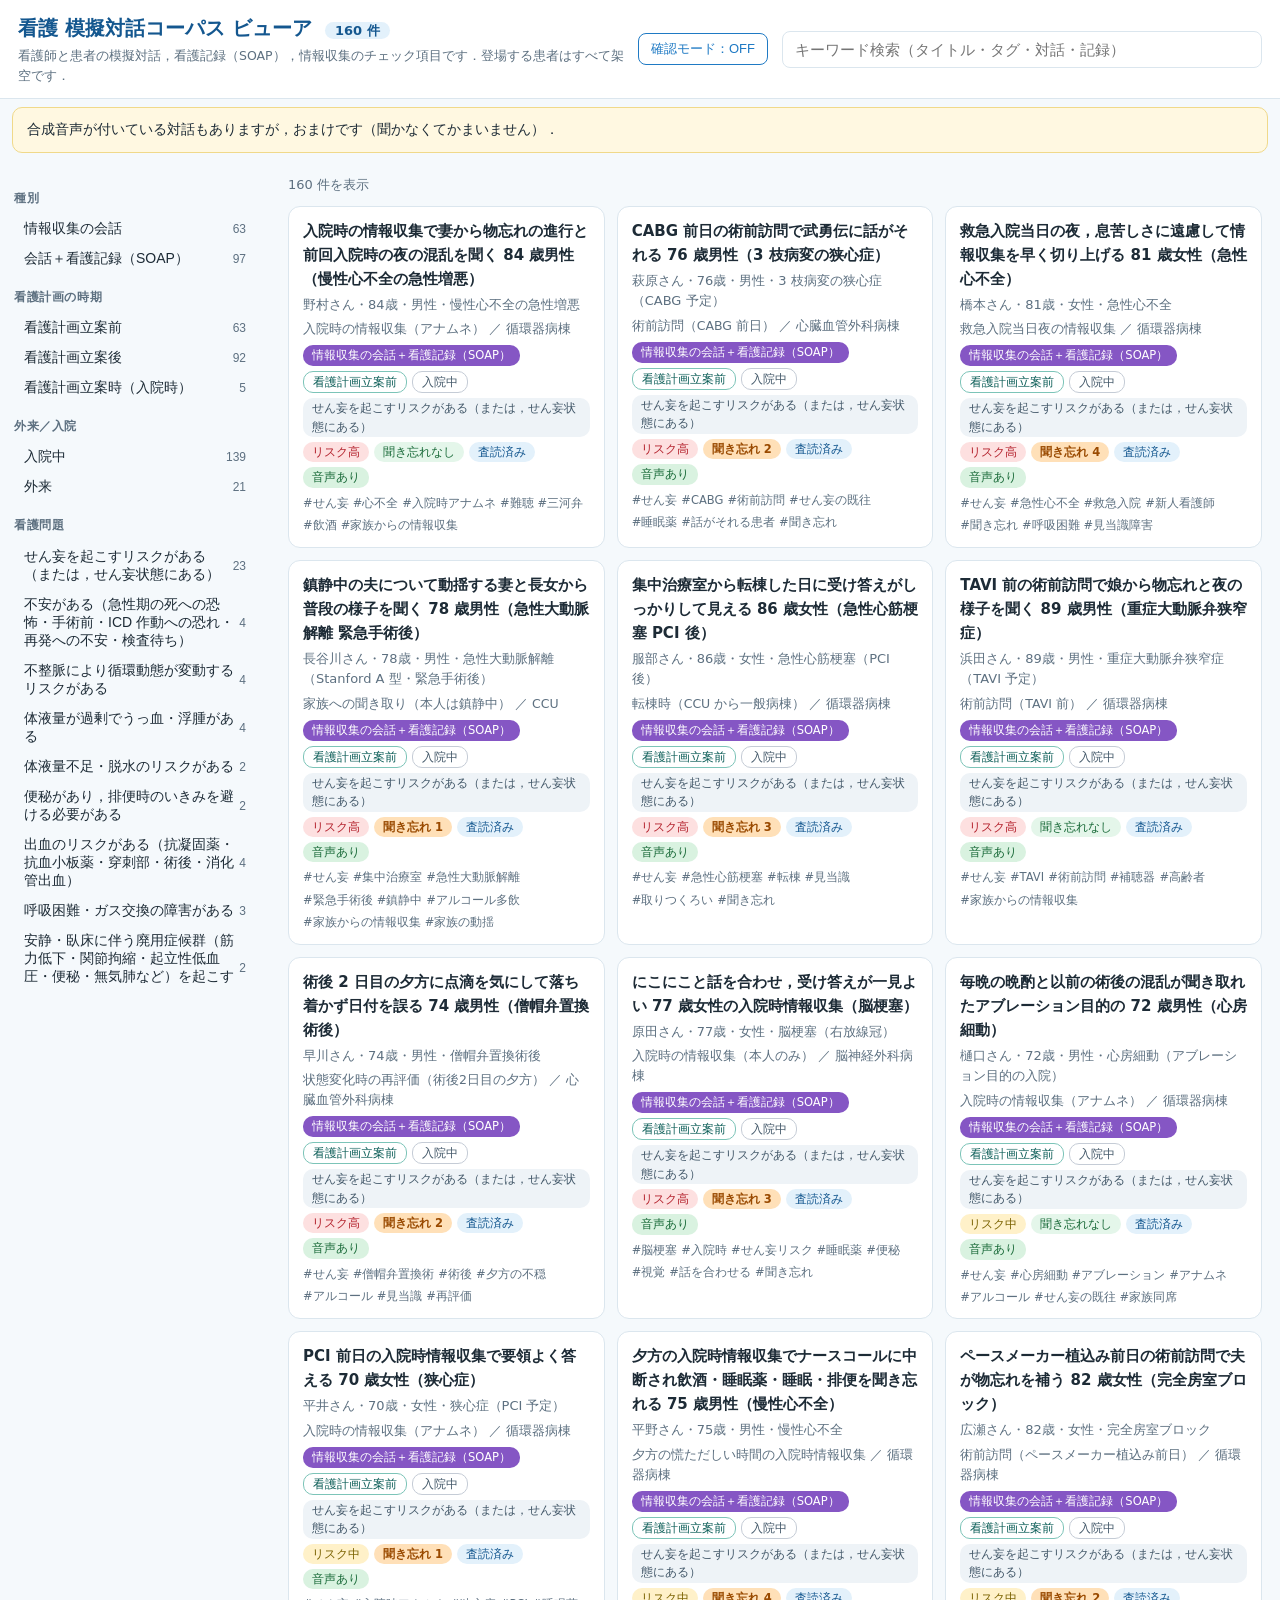
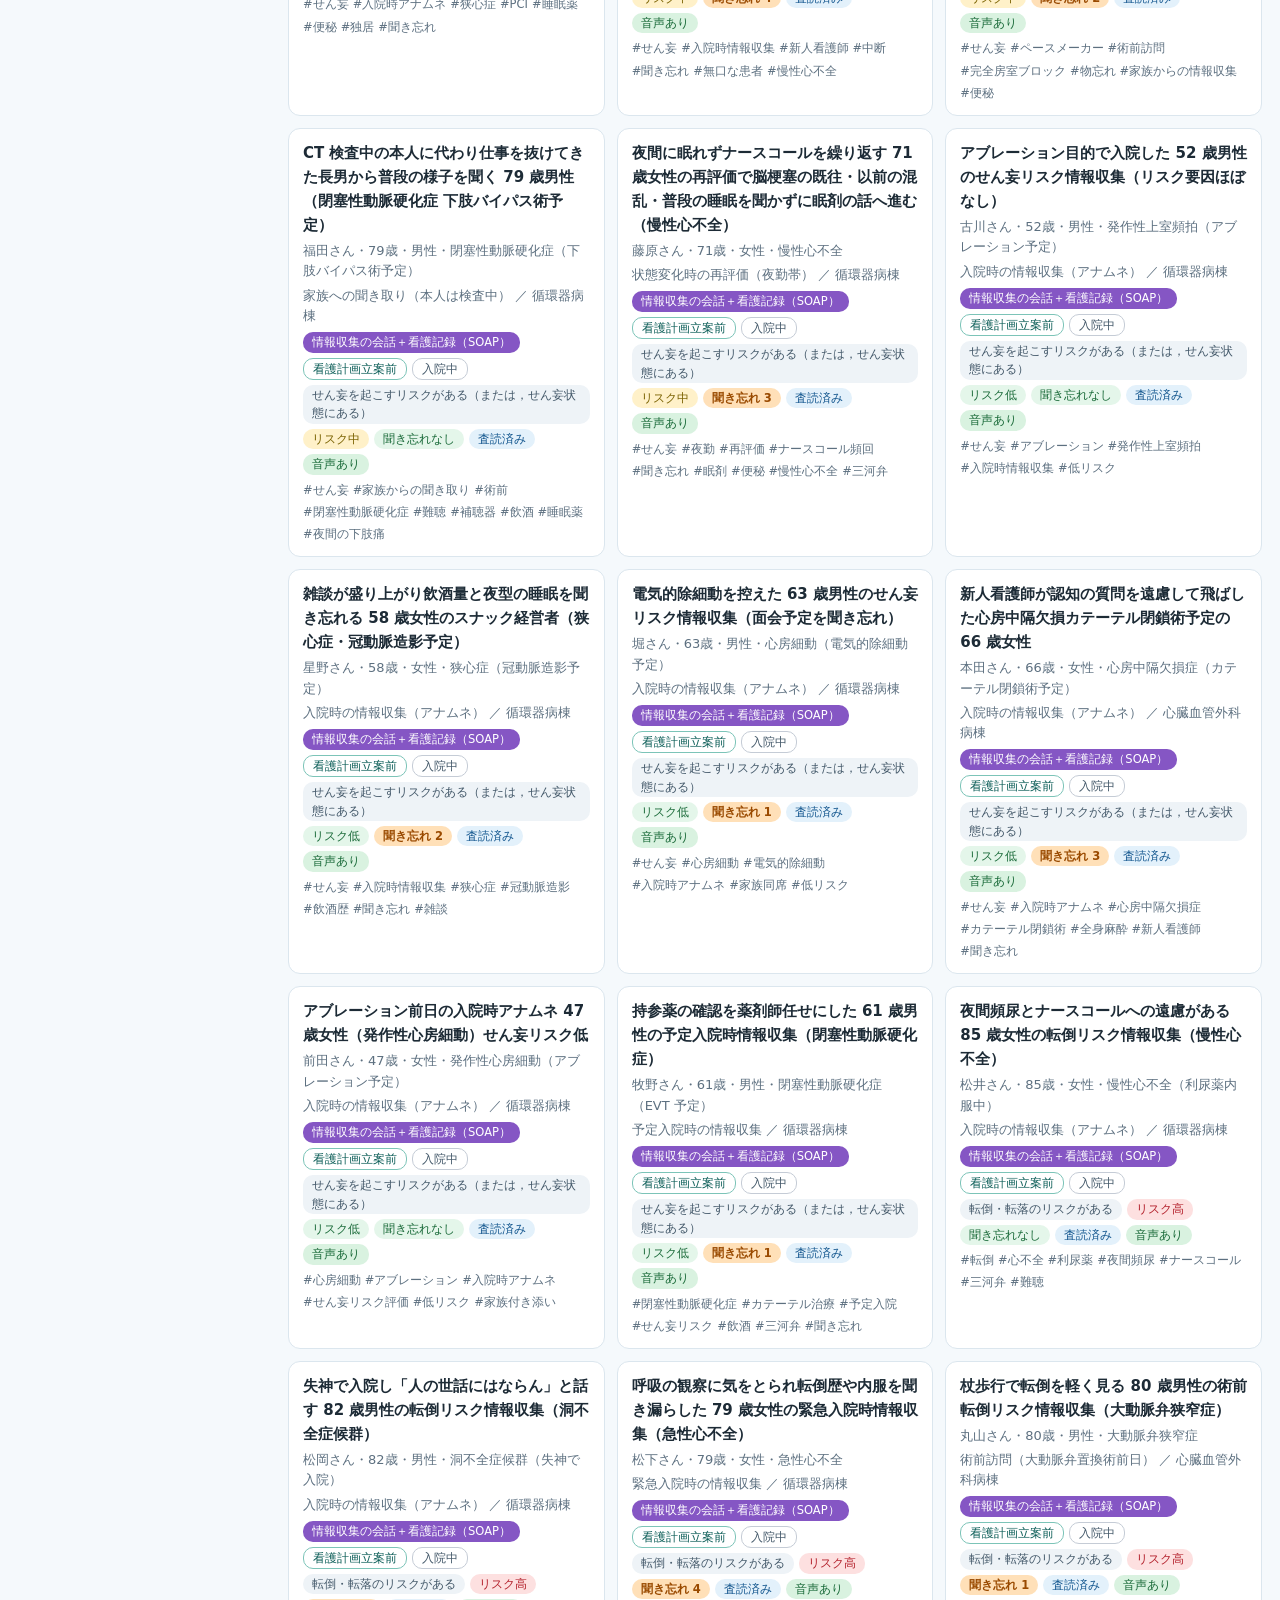
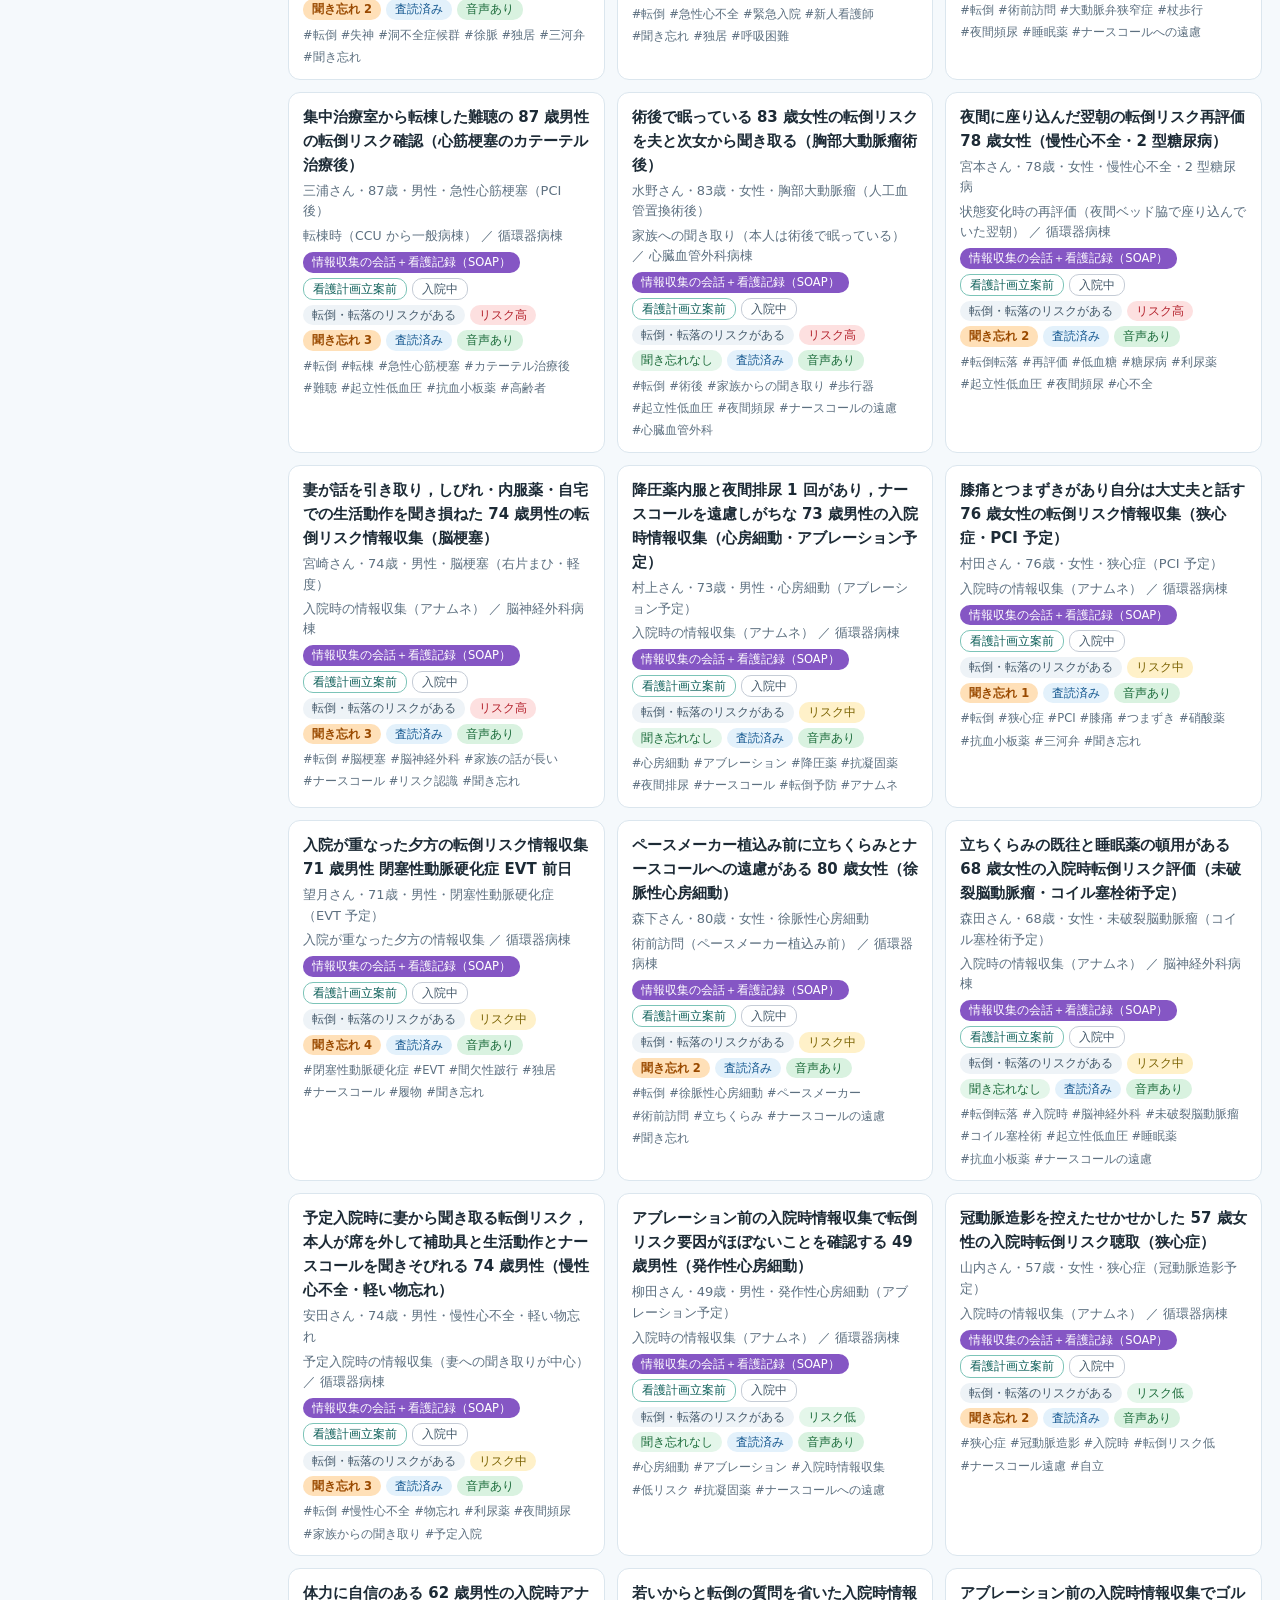
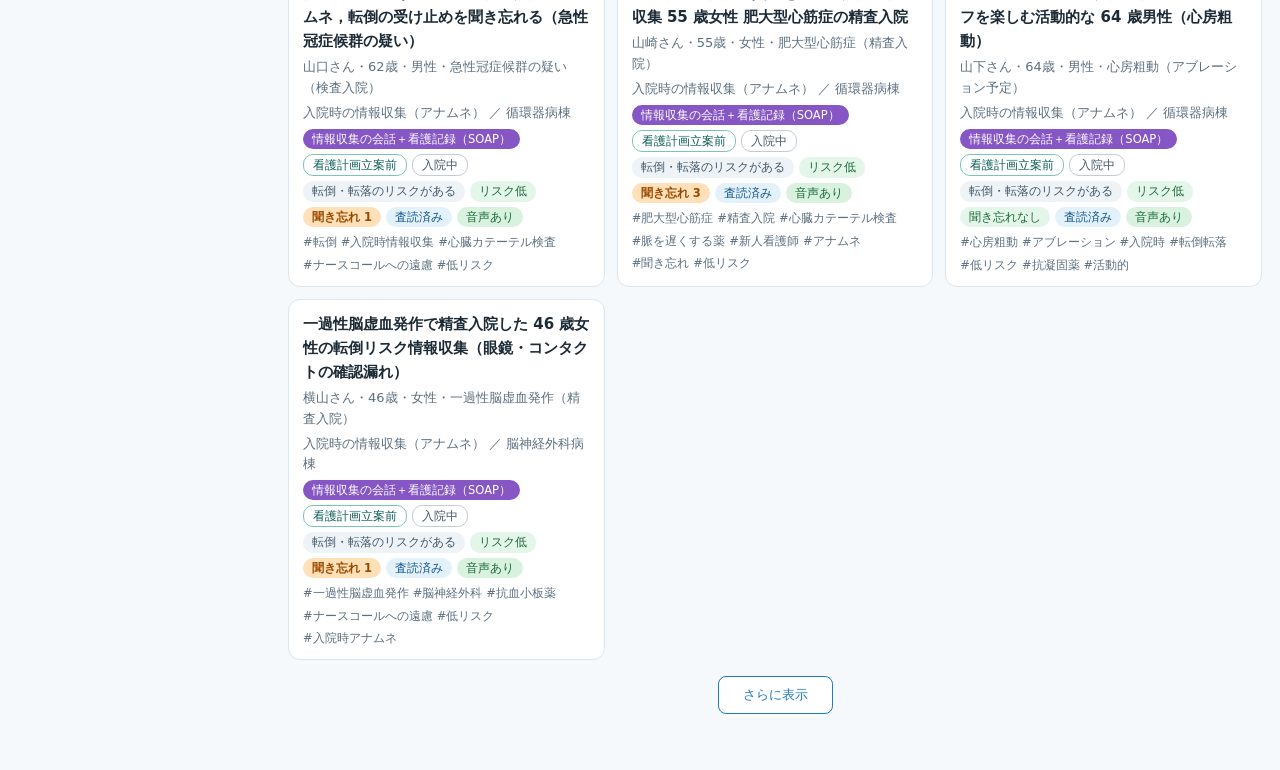
<file: nurse/index.html>
<!doctype html>
<html lang="ja">
<head>
<meta charset="utf-8">
<meta name="viewport" content="width=device-width,initial-scale=1">
<title>看護 模擬対話コーパス ビューア</title>
<link rel="stylesheet" href="style.css">
</head>
<body>
<header class="top">
  <button id="menuBtn" class="menu" aria-label="絞り込み">☰ 絞り込み</button>
  <div class="ttl">
    <h1>看護 模擬対話コーパス ビューア <span id="total" class="total"></span></h1>
    <p>看護師と患者の模擬対話，看護記録（SOAP），情報収集のチェック項目です．登場する患者はすべて架空です．</p>
  </div>
  <div class="jtools"><button id="judgeBtn" class="jtog">確認モード：OFF</button><button id="nameBtn" class="jname" hidden></button><span class="sync" id="syncState" hidden><i></i><span></span></span></div>
  <input id="q" type="search" placeholder="キーワード検索（タイトル・タグ・対話・記録）">
</header>
<div id="chkNote" class="chknote"></div>
<div class="layout">
  <aside id="side" class="side">
    <div id="filters"></div>
    <button id="reset" class="reset">絞り込みを解除</button>
  </aside>
  <main class="main">
    <div id="count" class="count"></div>
    <div id="list" class="list"></div>
    <button id="more" class="more" hidden>さらに表示</button>
  </main>
</div>
<div id="detail" class="detail" hidden></div>
<script src="data.js"></script>
<script src="../common/done.js"></script>
<script src="app.js"></script>
</body>
</html>
</file>
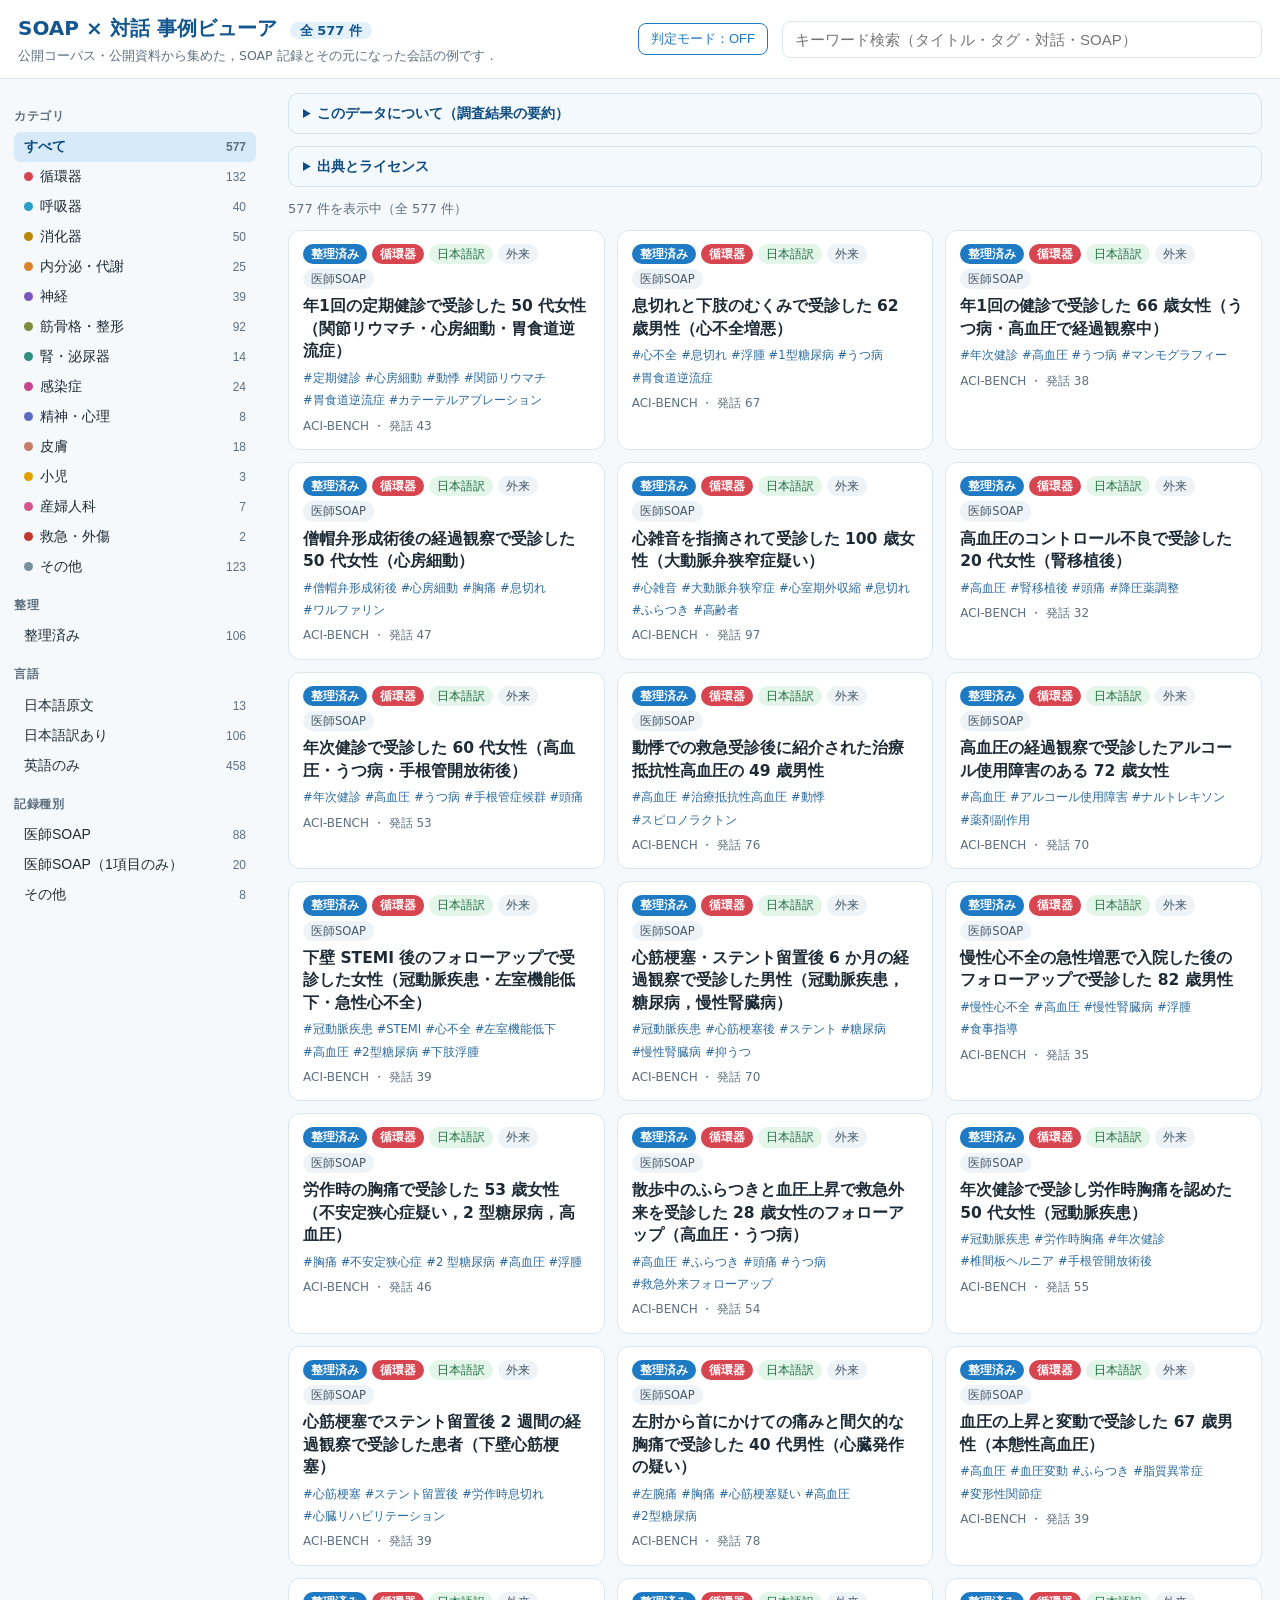
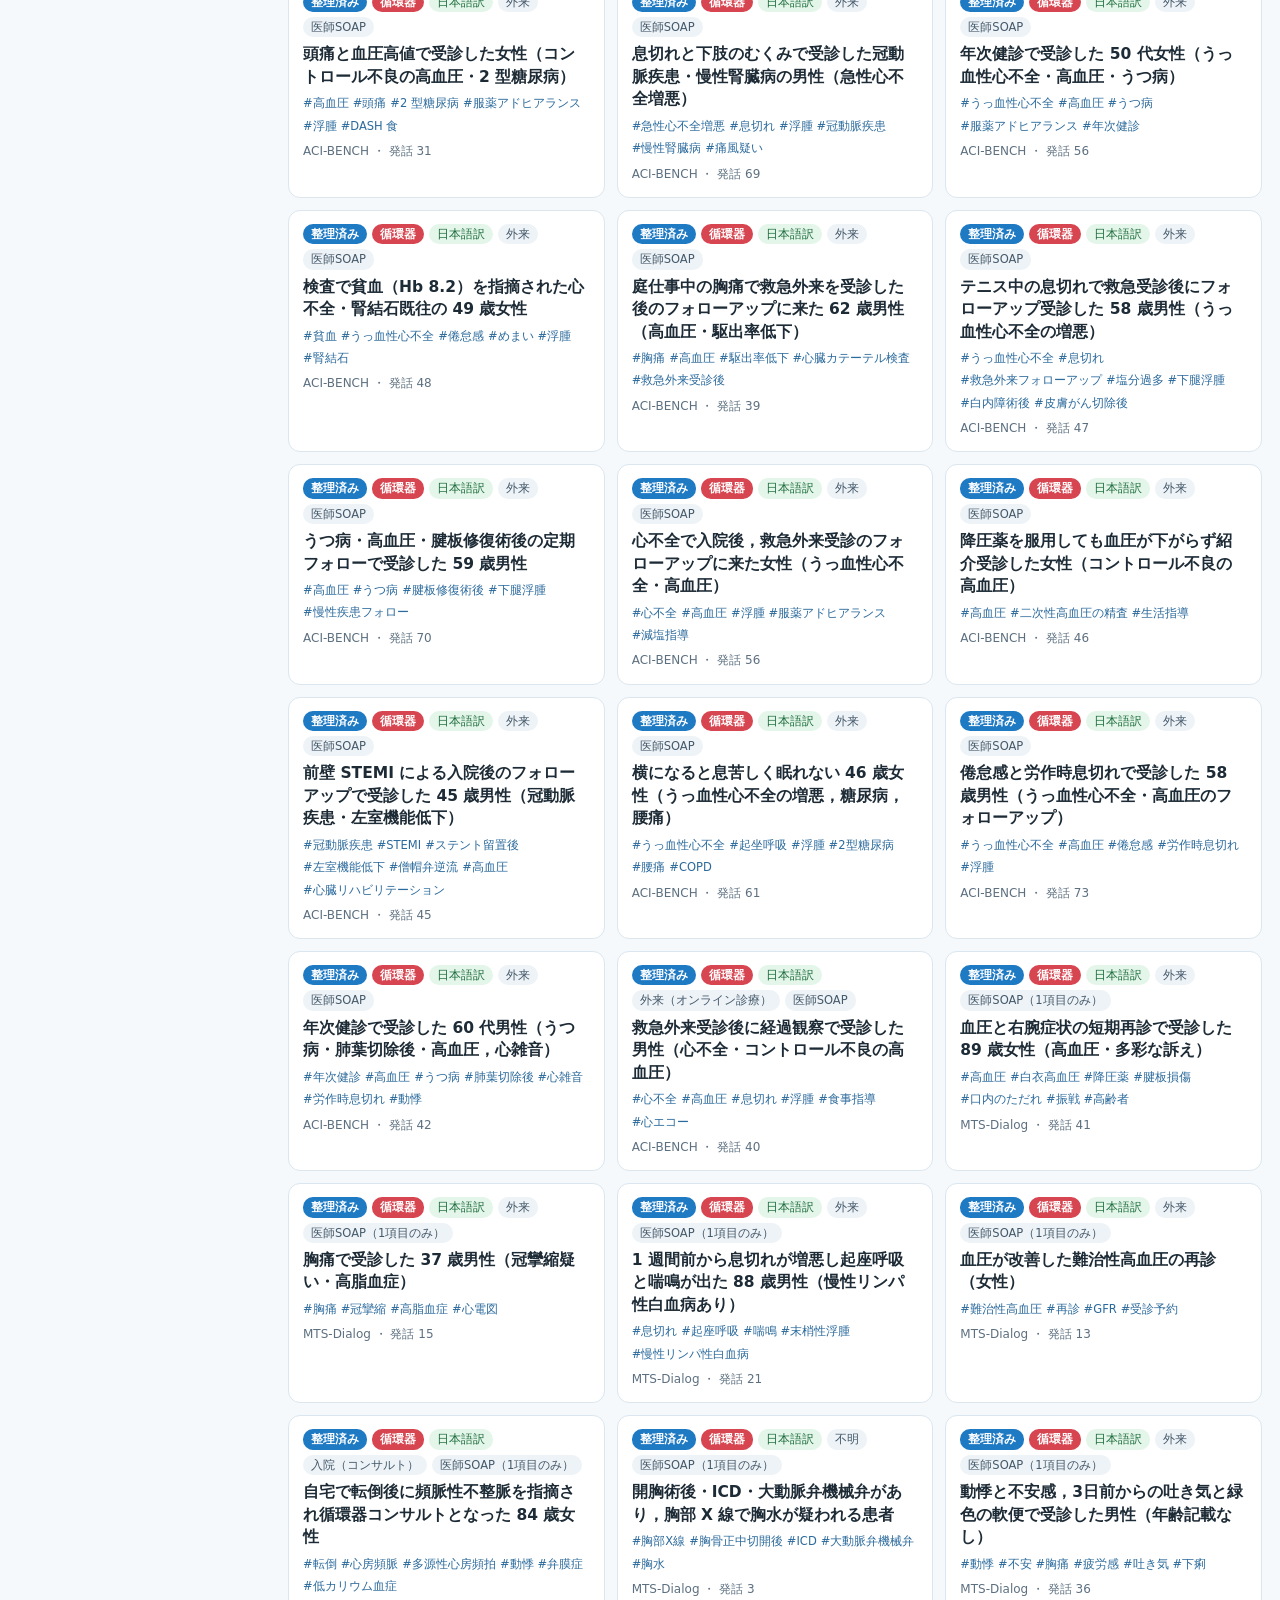
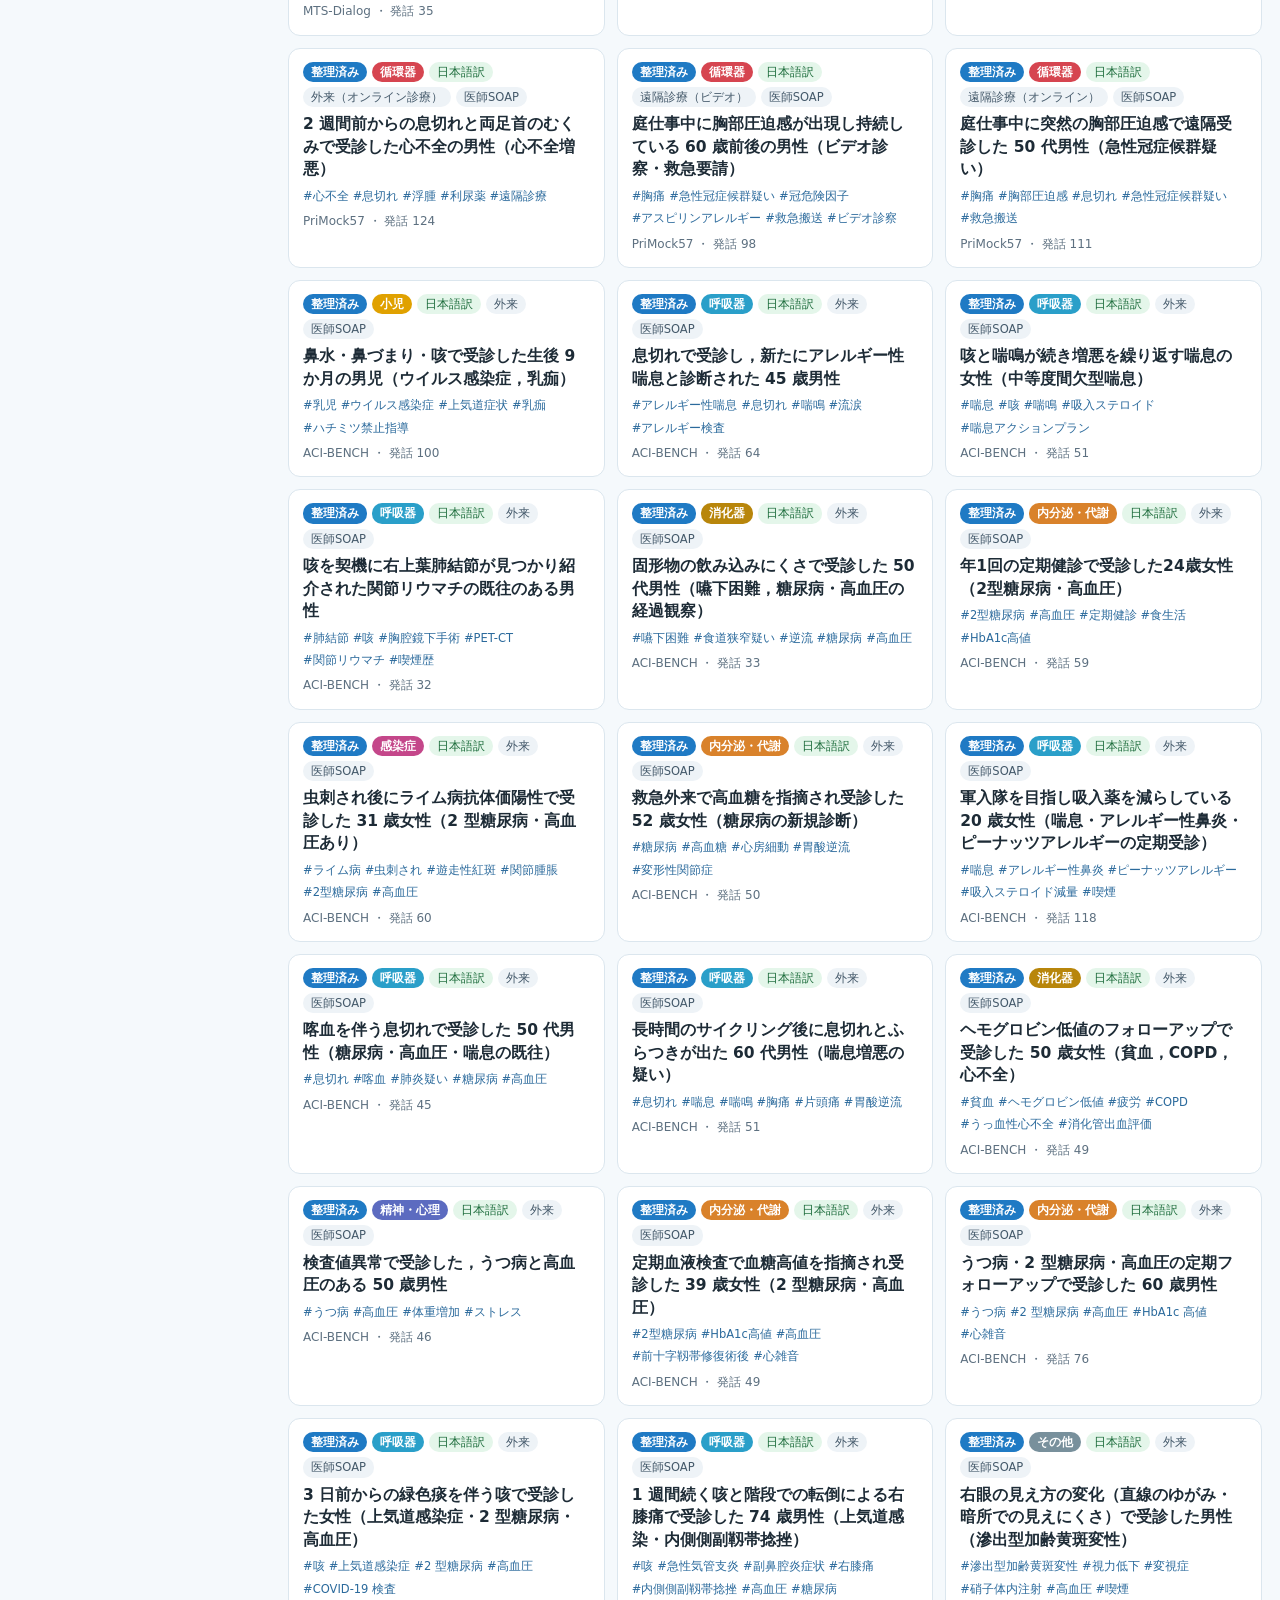
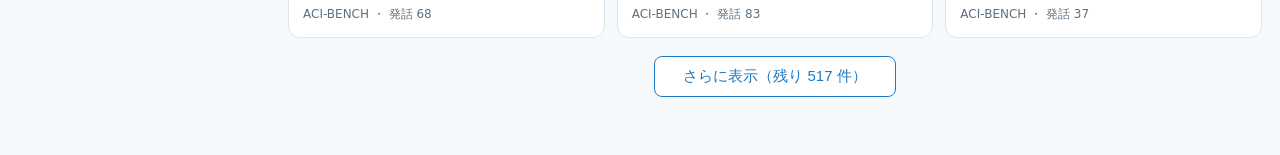
<file: soap/index.html>
<!doctype html>
<html lang="ja">
<head>
<meta charset="utf-8">
<meta name="viewport" content="width=device-width,initial-scale=1">
<title>SOAP × 対話 事例ビューア</title>
<link rel="stylesheet" href="style.css">
</head>
<body>
<header class="top">
  <button id="menuBtn" class="menu" aria-label="絞り込み">☰ 絞り込み</button>
  <div class="ttl">
    <h1>SOAP × 対話 事例ビューア <span id="total" class="total"></span></h1>
    <p>公開コーパス・公開資料から集めた，SOAP 記録とその元になった会話の例です．</p>
  </div>
  <div class="jtools"><button id="judgeBtn" class="jtog">判定モード：OFF</button><button id="nameBtn" class="jname" hidden></button><span class="sync" id="syncState" hidden><i></i><span></span></span></div>
  <input id="q" type="search" placeholder="キーワード検索（タイトル・タグ・対話・SOAP）">
</header>
<div id="chkNote" class="chknote" hidden></div>
<div class="layout">
  <aside id="side" class="side">
    <div id="cats"></div>
    <div id="filters"></div>
    <button id="reset" class="reset">絞り込みを解除</button>
  </aside>
  <main class="main">
    <details class="about"><summary>このデータについて（調査結果の要約）</summary>
      <table>
        <tr><th>日本語</th><td>医療者と患者の<b>対話</b>と<b>SOAP</b>が対になった，自由に使える公開コーパスは見つかりませんでした．公開されている例は看護系サイト・学会資料の記載例が中心で，著作権のため本ビューアでは<b>概要とリンクのみ</b>を載せています．</td></tr>
        <tr><th>英語</th><td>対話と診療ノートが対になった公開コーパスがあります（いずれも CC BY 4.0）．
          <br>・<b>ACI-BENCH</b>（207件，外来の医師-患者対話＋診療ノート）
          <br>・<b>MTS-Dialog</b>（1,701件中300件を収録，短い対話＋ノートの1項目）
          <br>・<b>PriMock57</b>（57件，模擬診察）</td></tr>
        <tr><th>日本語訳</th><td>英語の事例のうち循環器を中心に一部を Claude で機械翻訳しました（「日本語訳あり」で絞り込めます）．元のノートは SOAP 形式ではないため，内容を足さずに S/O/A/P へ機械的に振り分けています．</td></tr>
        <tr><th>看護</th><td>看護師と患者の対話＋看護SOAPの公開コーパスは，日本語・英語とも見つかりませんでした．</td></tr>
      </table>
    </details>
    <details class="about"><summary>出典とライセンス</summary>
      <table>
        <tr><th>ACI-BENCH</th><td>Yim, W. et al. "ACI-BENCH: a Novel Ambient Clinical Intelligence Dataset for Benchmarking Automatic Visit Note Generation." <i>Nature Scientific Data</i> (2023). <a href="https://github.com/wyim/aci-bench" target="_blank" rel="noopener">github.com/wyim/aci-bench</a>，<a href="https://creativecommons.org/licenses/by/4.0/" target="_blank" rel="noopener">CC BY 4.0</a></td></tr>
        <tr><th>MTS-Dialog</th><td>Ben Abacha, A. et al. "An Empirical Study of Clinical Note Generation from Doctor-Patient Encounters." <i>EACL 2023</i>. <a href="https://github.com/abachaa/MTS-Dialog" target="_blank" rel="noopener">github.com/abachaa/MTS-Dialog</a>，<a href="https://creativecommons.org/licenses/by/4.0/" target="_blank" rel="noopener">CC BY 4.0</a></td></tr>
        <tr><th>PriMock57</th><td>Papadopoulos Korfiatis, A. et al. "PriMock57: A Dataset of Primary Care Mock Consultations." <i>ACL 2022</i>. <a href="https://github.com/babylonhealth/primock57" target="_blank" rel="noopener">github.com/babylonhealth/primock57</a>，<a href="https://creativecommons.org/licenses/by/4.0/" target="_blank" rel="noopener">CC BY 4.0</a></td></tr>
        <tr><th>合成会話</th><td>OnDeviceMedNotes/synthetic-medical-conversations-deepseek-v3（<a href="https://huggingface.co/datasets/OnDeviceMedNotes/synthetic-medical-conversations-deepseek-v3" target="_blank" rel="noopener">Hugging Face</a>），MIT License</td></tr>
        <tr><th>リンクのみ</th><td>著作権のある Web ページ・資料は本文を載せず，概要（本ビューア作成者の要約）と元ページへのリンクのみを掲載しています．</td></tr>
        <tr><th>改変</th><td>上記データを本ビューア用の形式に変換し，診療ノートの見出しを S/O/A/P に機械的に振り分けました．「日本語訳」の事例は Claude（AI）による機械翻訳です．元データの作成者は本ビューアの内容を保証・推奨するものではありません．</td></tr>
        <tr><th>作成</th><td>豊橋技術科学大学 西村研究室（スマートホスピタル共同研究）．診療上の判断に用いるものではありません．</td></tr>
      </table>
    </details>
    <div id="chkAsk" class="chkask" hidden></div>
    <div id="count" class="count"></div>
    <div id="list" class="list"></div>
    <button id="more" class="more" hidden>さらに表示</button>
  </main>
</div>
<div id="detail" class="detail" hidden></div>
<script src="data.js"></script>
<script src="../common/done.js"></script>
<script src="app.js"></script>
</body>
</html>
</file>
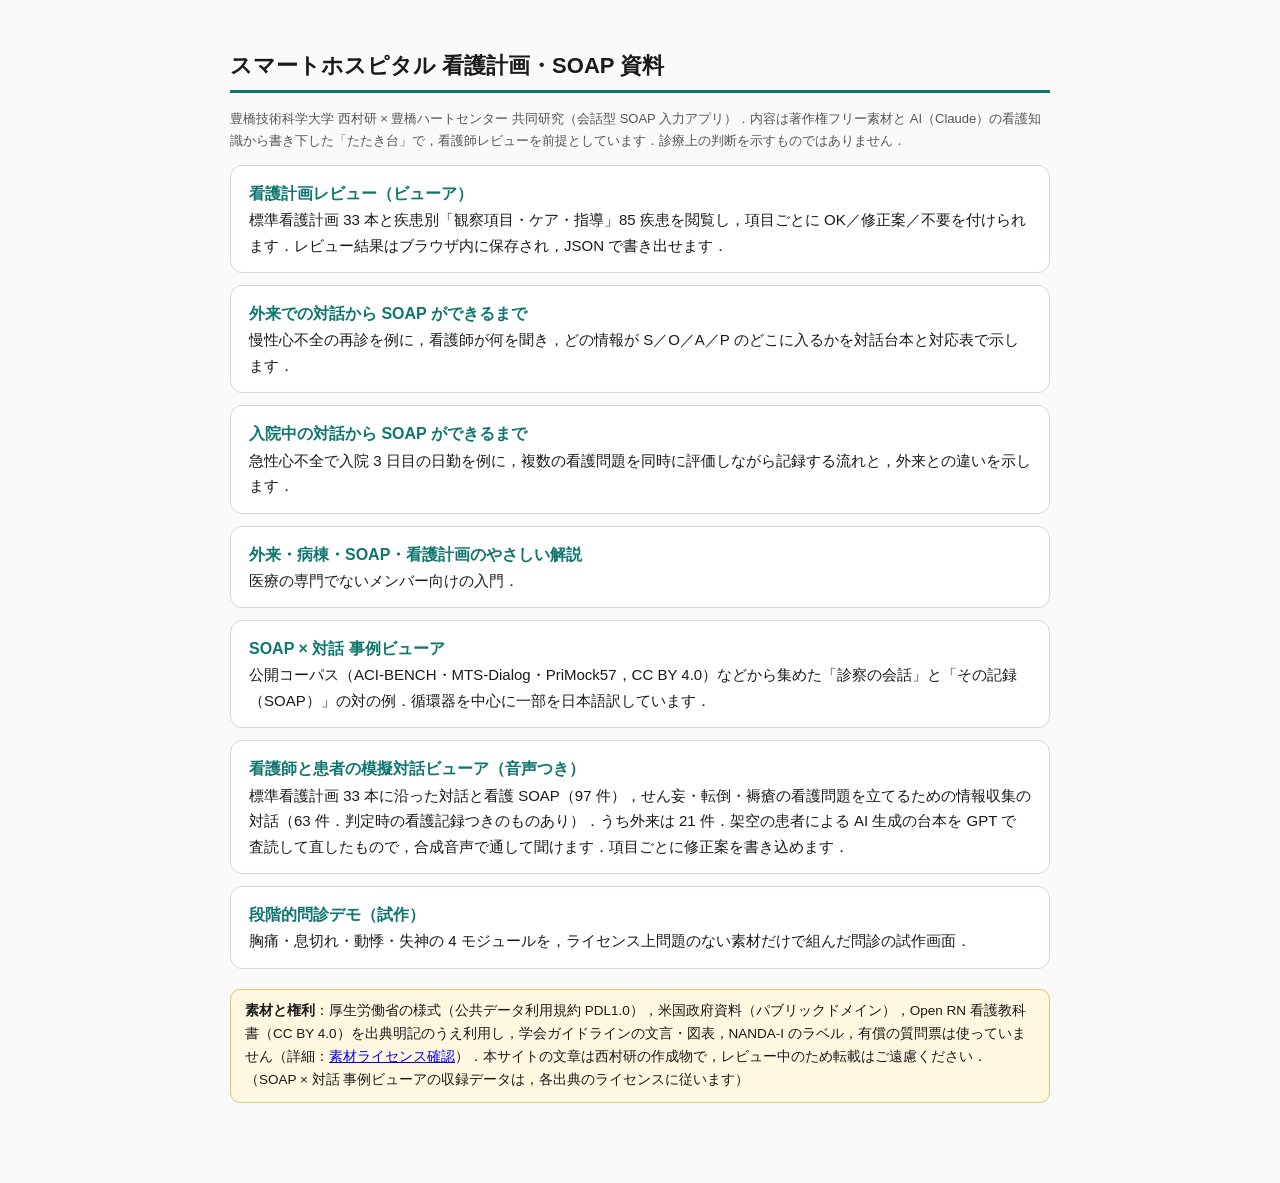
<file: docs.html>
<!doctype html><html lang="ja"><head><meta charset="utf-8"><meta name="viewport" content="width=device-width,initial-scale=1">
<title>スマートホスピタル 看護計画・SOAP 資料</title>
<style>
body{font-family:"Hiragino Sans","Hiragino Kaku Gothic ProN","Noto Sans JP",sans-serif;font-size:15px;line-height:1.7;color:#1a1a1a;background:#fafafa;margin:0}
.wrap{max-width:820px;margin:0 auto;padding:32px 24px 80px}
h1{font-size:22px;border-bottom:3px solid #0f766e;padding-bottom:6px}
.card{display:block;border:1px solid #cfd8e3;border-radius:12px;padding:14px 18px;background:#fff;margin:12px 0;text-decoration:none;color:inherit}
.card:hover{border-color:#0f766e;box-shadow:0 2px 8px rgba(0,0,0,.06)}
.card b{color:#0f766e;font-size:16px}
.meta{color:#555;font-size:13px}
.note{border:1px solid #e6c46b;background:#fff7e0;border-radius:10px;padding:10px 14px;font-size:13.5px;margin-top:20px}
</style></head><body><div class="wrap">
<h1>スマートホスピタル 看護計画・SOAP 資料</h1>
<p class="meta">豊橋技術科学大学 西村研 × 豊橋ハートセンター 共同研究（会話型 SOAP 入力アプリ）．内容は著作権フリー素材と AI（Claude）の看護知識から書き下した「たたき台」で，看護師レビューを前提としています．診療上の判断を示すものではありません．</p>
<a class="card" href="app/"><b>看護計画レビュー（ビューア）</b><br>標準看護計画 33 本と疾患別「観察項目・ケア・指導」85 疾患を閲覧し，項目ごとに OK／修正案／不要を付けられます．レビュー結果はブラウザ内に保存され，JSON で書き出せます．</a>
<a class="card" href="example_outpatient_soap.html"><b>外来での対話から SOAP ができるまで</b><br>慢性心不全の再診を例に，看護師が何を聞き，どの情報が S／O／A／P のどこに入るかを対話台本と対応表で示します．</a>
<a class="card" href="example_inpatient_soap.html"><b>入院中の対話から SOAP ができるまで</b><br>急性心不全で入院 3 日目の日勤を例に，複数の看護問題を同時に評価しながら記録する流れと，外来との違いを示します．</a>
<a class="card" href="primer_soap_nursing.html"><b>外来・病棟・SOAP・看護計画のやさしい解説</b><br>医療の専門でないメンバー向けの入門．</a>
<a class="card" href="soap/"><b>SOAP × 対話 事例ビューア</b><br>公開コーパス（ACI-BENCH・MTS-Dialog・PriMock57，CC BY 4.0）などから集めた「診察の会話」と「その記録（SOAP）」の対の例．循環器を中心に一部を日本語訳しています．</a>
<a class="card" href="nurse/"><b>看護師と患者の模擬対話ビューア（音声つき）</b><br>標準看護計画 33 本に沿った対話と看護 SOAP（97 件），せん妄・転倒・褥瘡の看護問題を立てるための情報収集の対話（63 件．判定時の看護記録つきのものあり）．うち外来は 21 件．架空の患者による AI 生成の台本を GPT で査読して直したもので，合成音声で通して聞けます．項目ごとに修正案を書き込めます．</a>
<a class="card" href="demo/"><b>段階的問診デモ（試作）</b><br>胸痛・息切れ・動悸・失神の 4 モジュールを，ライセンス上問題のない素材だけで組んだ問診の試作画面．</a>
<div class="note"><b>素材と権利</b>：厚生労働省の様式（公共データ利用規約 PDL1.0），米国政府資料（パブリックドメイン），Open RN 看護教科書（CC BY 4.0）を出典明記のうえ利用し，学会ガイドラインの文言・図表，NANDA-I のラベル，有償の質問票は使っていません（詳細：<a href="license_check.md">素材ライセンス確認</a>）．本サイトの文章は西村研の作成物で，レビュー中のため転載はご遠慮ください．（SOAP × 対話 事例ビューアの収録データは，各出典のライセンスに従います）</div>
</div></body></html>
</file>
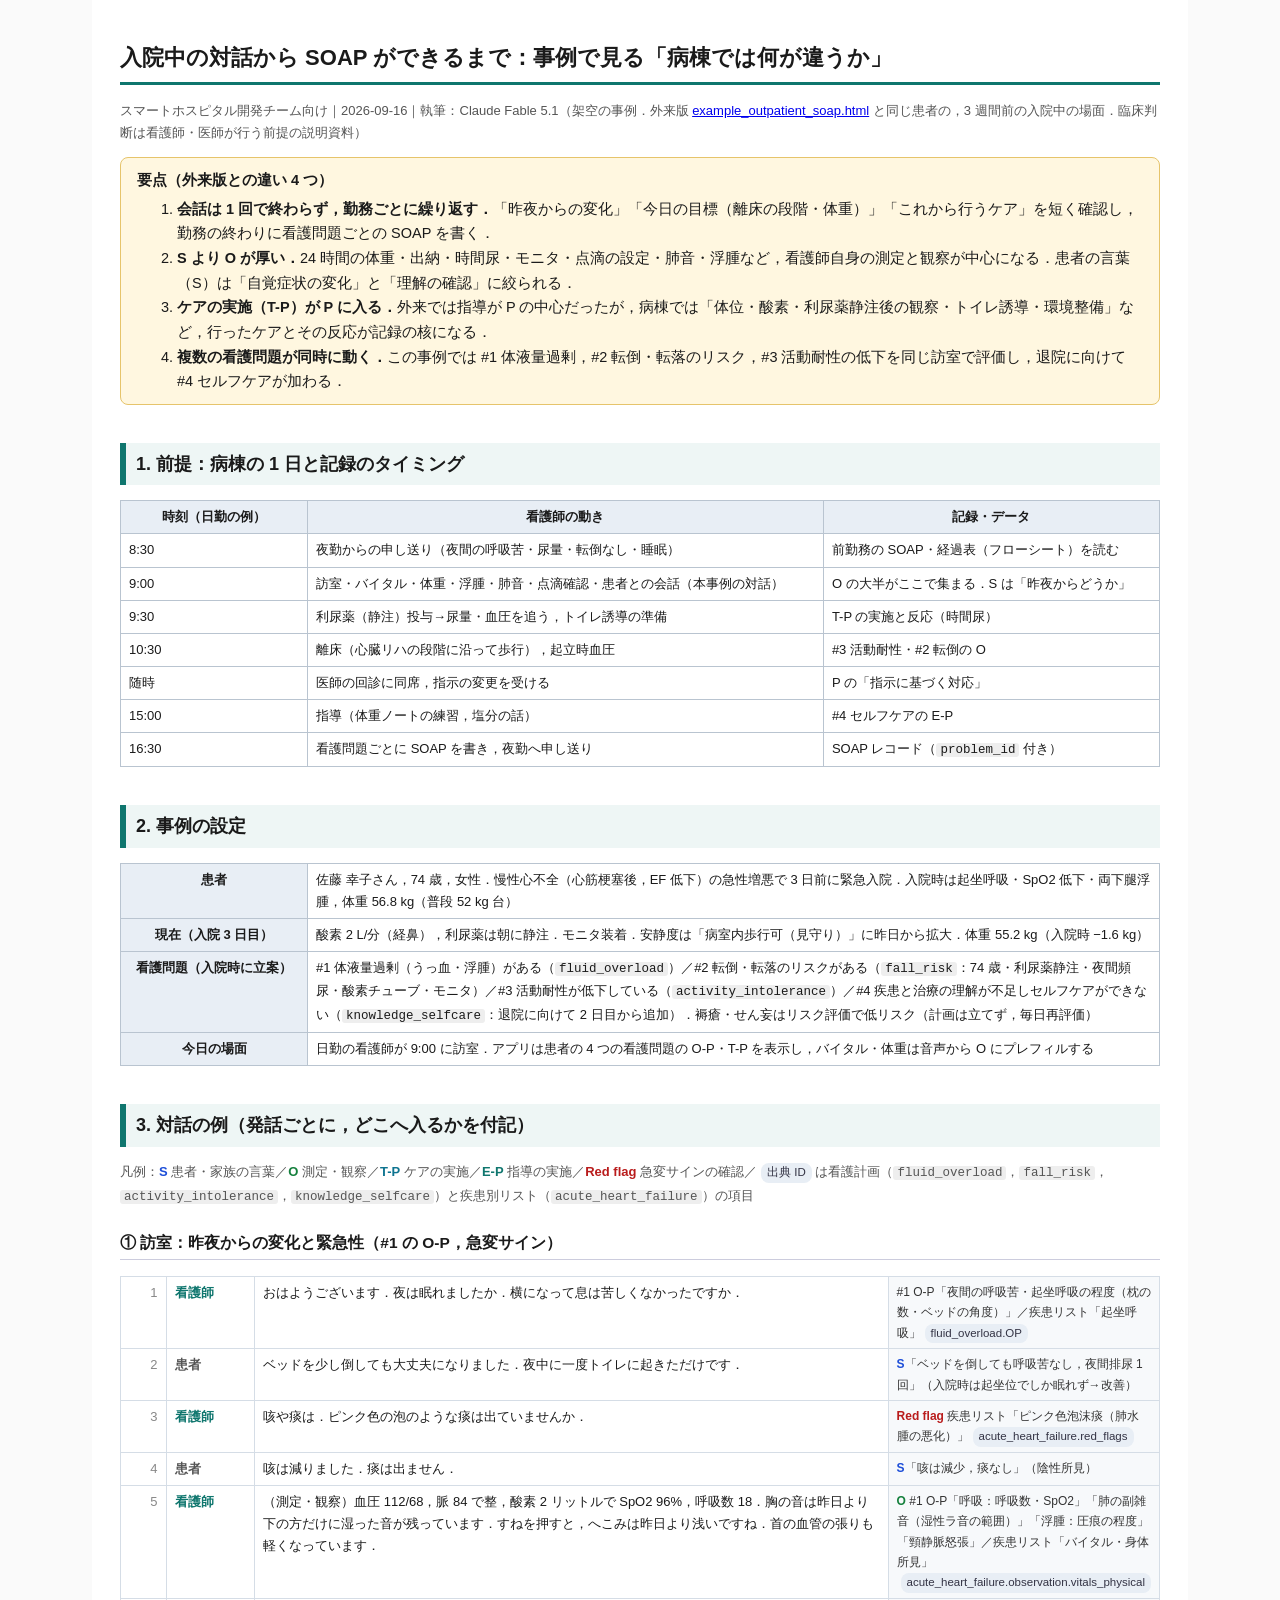
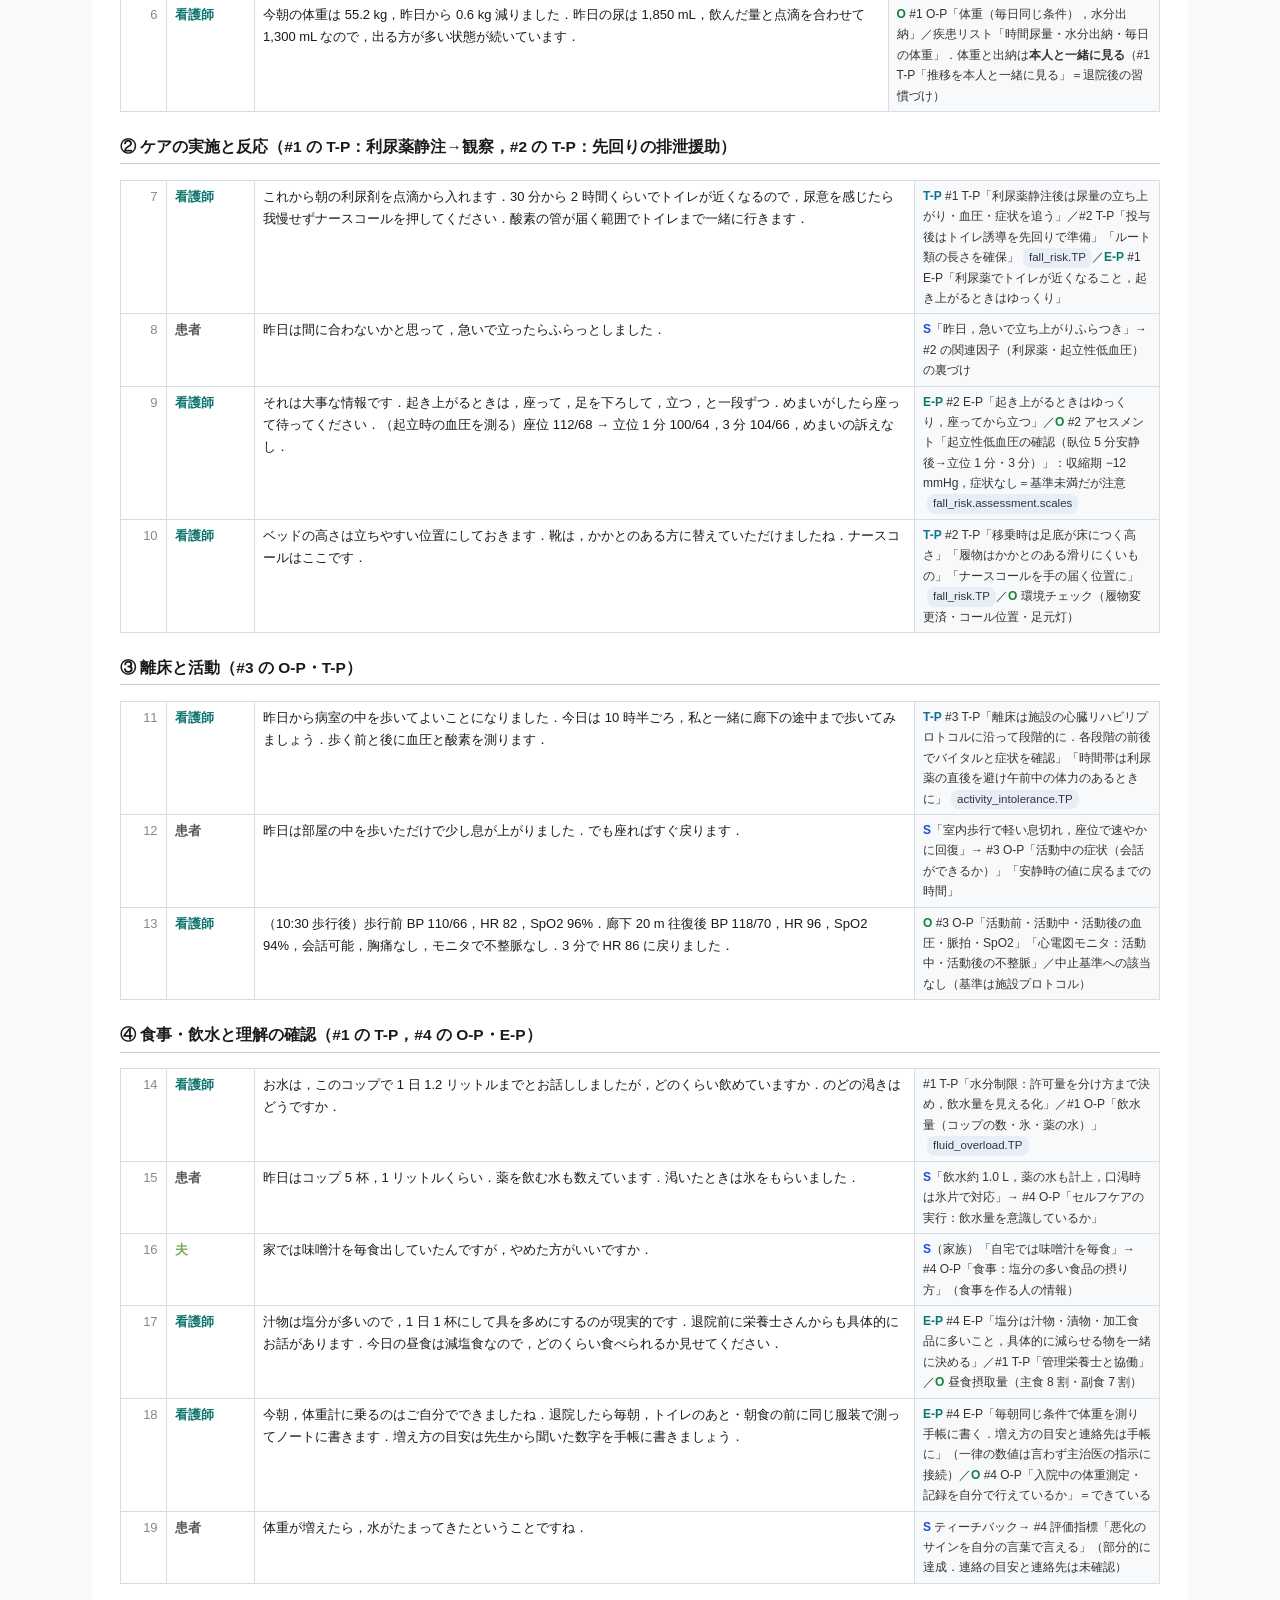
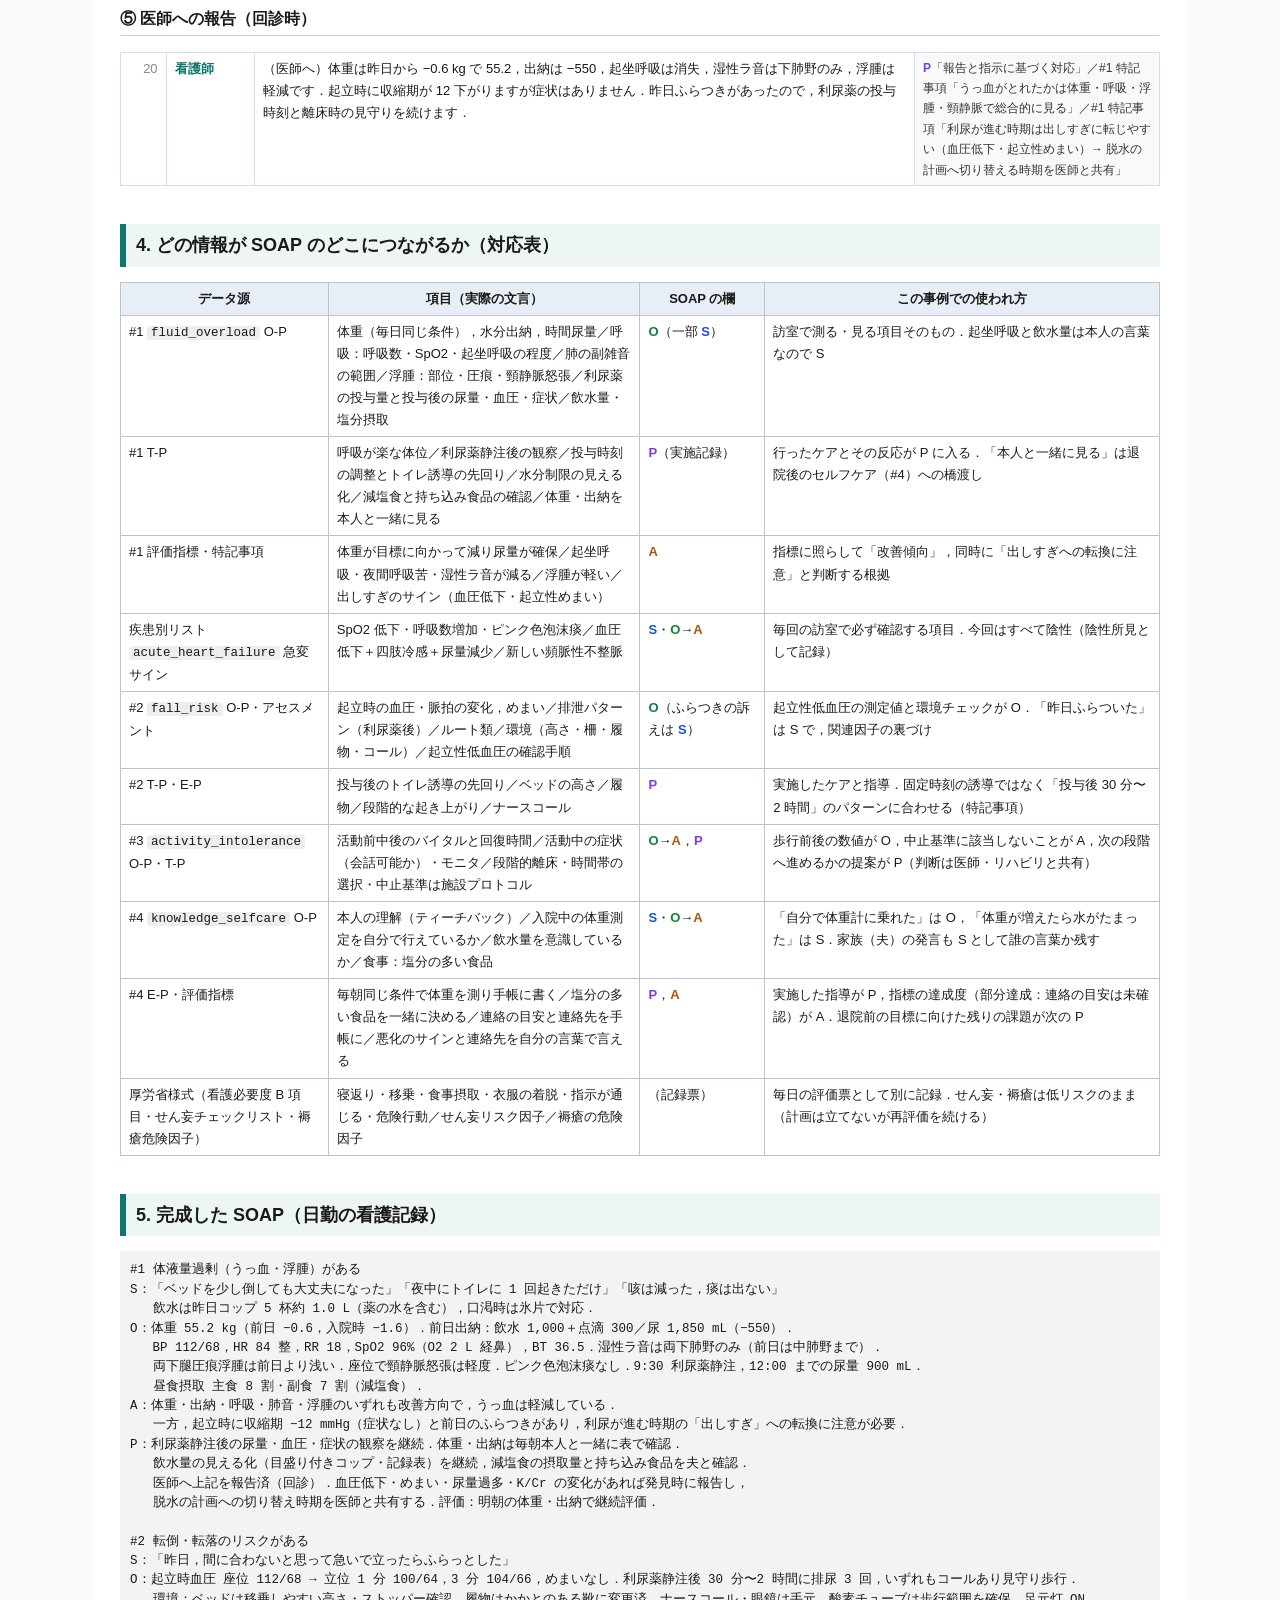
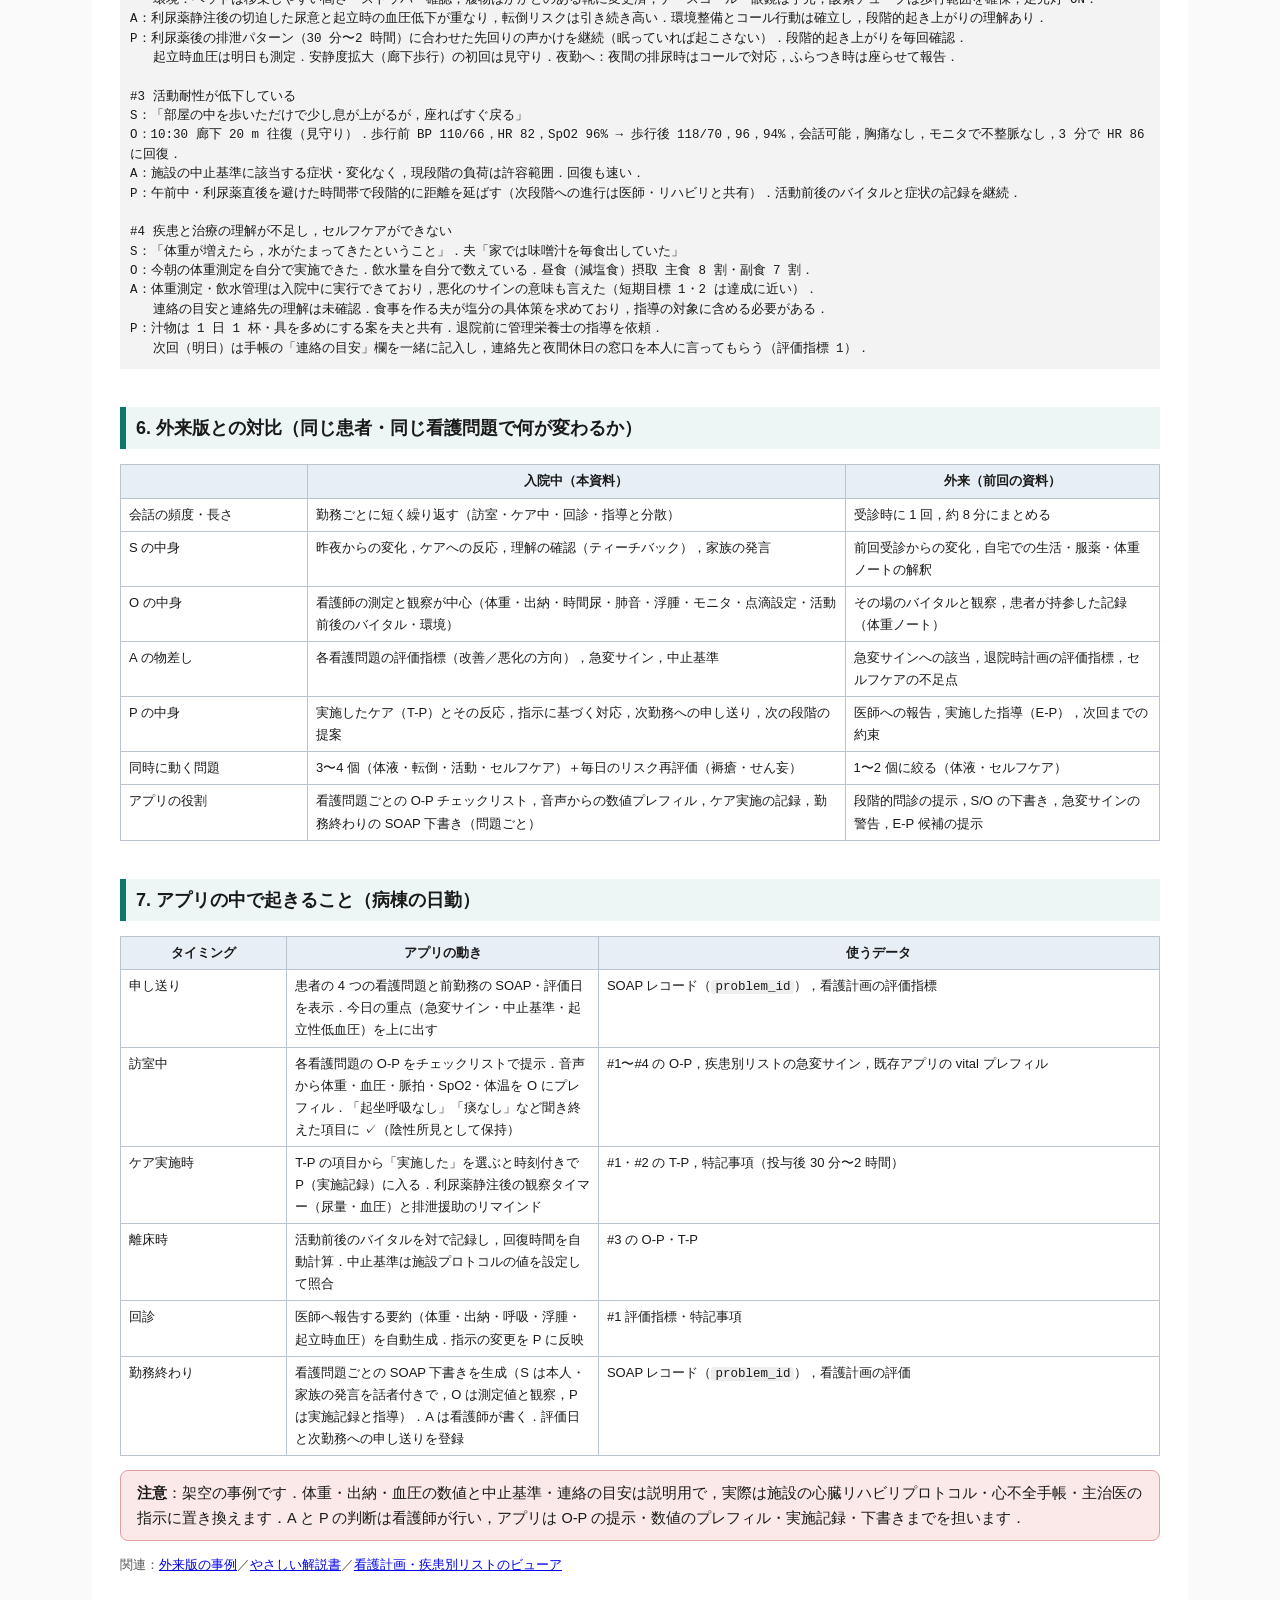
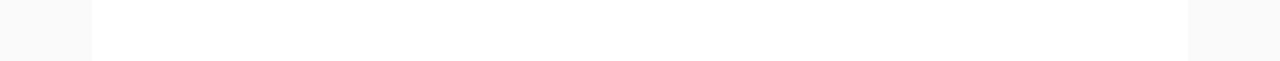
<file: example_inpatient_soap.html>
<!doctype html><html lang="ja"><head><meta charset="utf-8">
<title>入院中の対話から SOAP ができるまで（事例：急性心不全 入院 3 日目）</title>
<style>
body{font-family:"Hiragino Sans","Hiragino Kaku Gothic ProN","Noto Sans JP",sans-serif;font-size:14.5px;line-height:1.7;color:#1a1a1a;background:#fafafa;margin:0}
.wrap{max-width:1040px;margin:0 auto;padding:24px 28px 80px;background:#fff}
h1{font-size:22px;border-bottom:3px solid #0f766e;padding-bottom:6px}
h2{font-size:18px;margin-top:38px;border-left:6px solid #0f766e;padding:6px 10px;background:#eef6f5}
h3{font-size:15.5px;margin-top:22px;border-bottom:1px solid #ccd;padding-bottom:3px}
table{border-collapse:collapse;width:100%;font-size:13px;margin:8px 0 14px}
th,td{border:1px solid #b9c4d0;padding:5px 8px;vertical-align:top}
th{background:#e8eef5}
.box{border:1px solid #cfd8e3;border-radius:8px;padding:10px 16px;background:#f5f8fc;margin:10px 0}
.box.key{background:#fff7e0;border-color:#e6c46b}
.box.red{background:#fbe9e9;border-color:#e0a0a0}
pre{background:#f3f3f3;padding:10px;overflow-x:auto;font-size:12.5px;line-height:1.55;white-space:pre-wrap}
code{background:#eee;padding:0 4px;border-radius:3px;font-size:12.5px}
.meta{color:#555;font-size:13px}
.dlg{border-collapse:collapse;width:100%;font-size:13px}
.dlg td{border:1px solid #d5dde6;padding:5px 8px;vertical-align:top}
.dlg td.n{width:2.2em;color:#888;text-align:right}
.dlg td.who{width:5.5em;font-weight:bold}
.dlg td.tag{width:19em;font-size:12px;color:#333;background:#f7f9fb}
.S{color:#1d4ed8;font-weight:bold}.O{color:#15803d;font-weight:bold}.A{color:#b45309;font-weight:bold}.P{color:#7c3aed;font-weight:bold}.E{color:#0f766e;font-weight:bold}.T{color:#0e7490;font-weight:bold}.R{color:#b91c1c;font-weight:bold}
.src{display:inline-block;background:#e8eef5;border-radius:8px;padding:0 6px;font-size:11.5px;margin-left:4px;color:#334}
.ns{font-weight:bold;color:#0f766e}.pt{font-weight:bold;color:#555}.fam{font-weight:bold;color:#7a5}
</style></head><body><div class="wrap">
<h1>入院中の対話から SOAP ができるまで：事例で見る「病棟では何が違うか」</h1>
<p class="meta">スマートホスピタル開発チーム向け｜2026-09-16｜執筆：Claude Fable 5.1（架空の事例．外来版 <a href="example_outpatient_soap.html">example_outpatient_soap.html</a> と同じ患者の，3 週間前の入院中の場面．臨床判断は看護師・医師が行う前提の説明資料）</p>

<div class="box key">
<b>要点（外来版との違い 4 つ）</b>
<ol style="margin:4px 0 0">
<li><b>会話は 1 回で終わらず，勤務ごとに繰り返す．</b>「昨夜からの変化」「今日の目標（離床の段階・体重）」「これから行うケア」を短く確認し，勤務の終わりに看護問題ごとの SOAP を書く．</li>
<li><b>S より O が厚い．</b>24 時間の体重・出納・時間尿・モニタ・点滴の設定・肺音・浮腫など，看護師自身の測定と観察が中心になる．患者の言葉（S）は「自覚症状の変化」と「理解の確認」に絞られる．</li>
<li><b>ケアの実施（T-P）が P に入る．</b>外来では指導が P の中心だったが，病棟では「体位・酸素・利尿薬静注後の観察・トイレ誘導・環境整備」など，行ったケアとその反応が記録の核になる．</li>
<li><b>複数の看護問題が同時に動く．</b>この事例では #1 体液量過剰，#2 転倒・転落のリスク，#3 活動耐性の低下を同じ訪室で評価し，退院に向けて #4 セルフケアが加わる．</li>
</ol>
</div>

<h2>1. 前提：病棟の 1 日と記録のタイミング</h2>
<table>
<tr><th style="width:18%">時刻（日勤の例）</th><th>看護師の動き</th><th>記録・データ</th></tr>
<tr><td>8:30</td><td>夜勤からの申し送り（夜間の呼吸苦・尿量・転倒なし・睡眠）</td><td>前勤務の SOAP・経過表（フローシート）を読む</td></tr>
<tr><td>9:00</td><td>訪室・バイタル・体重・浮腫・肺音・点滴確認・患者との会話（本事例の対話）</td><td>O の大半がここで集まる．S は「昨夜からどうか」</td></tr>
<tr><td>9:30</td><td>利尿薬（静注）投与→尿量・血圧を追う，トイレ誘導の準備</td><td>T-P の実施と反応（時間尿）</td></tr>
<tr><td>10:30</td><td>離床（心臓リハの段階に沿って歩行），起立時血圧</td><td>#3 活動耐性・#2 転倒の O</td></tr>
<tr><td>随時</td><td>医師の回診に同席，指示の変更を受ける</td><td>P の「指示に基づく対応」</td></tr>
<tr><td>15:00</td><td>指導（体重ノートの練習，塩分の話）</td><td>#4 セルフケアの E-P</td></tr>
<tr><td>16:30</td><td>看護問題ごとに SOAP を書き，夜勤へ申し送り</td><td>SOAP レコード（<code>problem_id</code> 付き）</td></tr>
</table>

<h2>2. 事例の設定</h2>
<table>
<tr><th style="width:18%">患者</th><td>佐藤 幸子さん，74 歳，女性．慢性心不全（心筋梗塞後，EF 低下）の急性増悪で 3 日前に緊急入院．入院時は起坐呼吸・SpO2 低下・両下腿浮腫，体重 56.8 kg（普段 52 kg 台）</td></tr>
<tr><th>現在（入院 3 日目）</th><td>酸素 2 L/分（経鼻），利尿薬は朝に静注．モニタ装着．安静度は「病室内歩行可（見守り）」に昨日から拡大．体重 55.2 kg（入院時 −1.6 kg）</td></tr>
<tr><th>看護問題（入院時に立案）</th><td>#1 体液量過剰（うっ血・浮腫）がある（<code>fluid_overload</code>）／#2 転倒・転落のリスクがある（<code>fall_risk</code>：74 歳・利尿薬静注・夜間頻尿・酸素チューブ・モニタ）／#3 活動耐性が低下している（<code>activity_intolerance</code>）／#4 疾患と治療の理解が不足しセルフケアができない（<code>knowledge_selfcare</code>：退院に向けて 2 日目から追加）．褥瘡・せん妄はリスク評価で低リスク（計画は立てず，毎日再評価）</td></tr>
<tr><th>今日の場面</th><td>日勤の看護師が 9:00 に訪室．アプリは患者の 4 つの看護問題の O-P・T-P を表示し，バイタル・体重は音声から O にプレフィルする</td></tr>
</table>

<h2>3. 対話の例（発話ごとに，どこへ入るかを付記）</h2>
<p class="meta">凡例：<span class="S">S</span> 患者・家族の言葉／<span class="O">O</span> 測定・観察／<span class="T">T-P</span> ケアの実施／<span class="E">E-P</span> 指導の実施／<span class="R">Red flag</span> 急変サインの確認／<span class="src">出典 ID</span> は看護計画（<code>fluid_overload</code>，<code>fall_risk</code>，<code>activity_intolerance</code>，<code>knowledge_selfcare</code>）と疾患別リスト（<code>acute_heart_failure</code>）の項目</p>

<h3>① 訪室：昨夜からの変化と緊急性（#1 の O-P，急変サイン）</h3>
<table class="dlg">
<tr><td class="n">1</td><td class="who ns">看護師</td><td>おはようございます．夜は眠れましたか．横になって息は苦しくなかったですか．</td><td class="tag">#1 O-P「夜間の呼吸苦・起坐呼吸の程度（枕の数・ベッドの角度）」／疾患リスト「起坐呼吸」<span class="src">fluid_overload.OP</span></td></tr>
<tr><td class="n">2</td><td class="who pt">患者</td><td>ベッドを少し倒しても大丈夫になりました．夜中に一度トイレに起きただけです．</td><td class="tag"><span class="S">S</span>「ベッドを倒しても呼吸苦なし，夜間排尿 1 回」（入院時は起坐位でしか眠れず→改善）</td></tr>
<tr><td class="n">3</td><td class="who ns">看護師</td><td>咳や痰は．ピンク色の泡のような痰は出ていませんか．</td><td class="tag"><span class="R">Red flag</span> 疾患リスト「ピンク色泡沫痰（肺水腫の悪化）」<span class="src">acute_heart_failure.red_flags</span></td></tr>
<tr><td class="n">4</td><td class="who pt">患者</td><td>咳は減りました．痰は出ません．</td><td class="tag"><span class="S">S</span>「咳は減少，痰なし」（陰性所見）</td></tr>
<tr><td class="n">5</td><td class="who ns">看護師</td><td>（測定・観察）血圧 112/68，脈 84 で整，酸素 2 リットルで SpO2 96%，呼吸数 18．胸の音は昨日より下の方だけに湿った音が残っています．すねを押すと，へこみは昨日より浅いですね．首の血管の張りも軽くなっています．</td><td class="tag"><span class="O">O</span> #1 O-P「呼吸：呼吸数・SpO2」「肺の副雑音（湿性ラ音の範囲）」「浮腫：圧痕の程度」「頸静脈怒張」／疾患リスト「バイタル・身体所見」<span class="src">acute_heart_failure.observation.vitals_physical</span></td></tr>
<tr><td class="n">6</td><td class="who ns">看護師</td><td>今朝の体重は 55.2 kg，昨日から 0.6 kg 減りました．昨日の尿は 1,850 mL，飲んだ量と点滴を合わせて 1,300 mL なので，出る方が多い状態が続いています．</td><td class="tag"><span class="O">O</span> #1 O-P「体重（毎日同じ条件），水分出納」／疾患リスト「時間尿量・水分出納・毎日の体重」．体重と出納は<b>本人と一緒に見る</b>（#1 T-P「推移を本人と一緒に見る」＝退院後の習慣づけ）</td></tr>
</table>

<h3>② ケアの実施と反応（#1 の T-P：利尿薬静注→観察，#2 の T-P：先回りの排泄援助）</h3>
<table class="dlg">
<tr><td class="n">7</td><td class="who ns">看護師</td><td>これから朝の利尿剤を点滴から入れます．30 分から 2 時間くらいでトイレが近くなるので，尿意を感じたら我慢せずナースコールを押してください．酸素の管が届く範囲でトイレまで一緒に行きます．</td><td class="tag"><span class="T">T-P</span> #1 T-P「利尿薬静注後は尿量の立ち上がり・血圧・症状を追う」／#2 T-P「投与後はトイレ誘導を先回りで準備」「ルート類の長さを確保」<span class="src">fall_risk.TP</span>／<span class="E">E-P</span> #1 E-P「利尿薬でトイレが近くなること，起き上がるときはゆっくり」</td></tr>
<tr><td class="n">8</td><td class="who pt">患者</td><td>昨日は間に合わないかと思って，急いで立ったらふらっとしました．</td><td class="tag"><span class="S">S</span>「昨日，急いで立ち上がりふらつき」→ #2 の関連因子（利尿薬・起立性低血圧）の裏づけ</td></tr>
<tr><td class="n">9</td><td class="who ns">看護師</td><td>それは大事な情報です．起き上がるときは，座って，足を下ろして，立つ，と一段ずつ．めまいがしたら座って待ってください．（起立時の血圧を測る）座位 112/68 → 立位 1 分 100/64，3 分 104/66，めまいの訴えなし．</td><td class="tag"><span class="E">E-P</span> #2 E-P「起き上がるときはゆっくり，座ってから立つ」／<span class="O">O</span> #2 アセスメント「起立性低血圧の確認（臥位 5 分安静後→立位 1 分・3 分）」：収縮期 −12 mmHg，症状なし＝基準未満だが注意<span class="src">fall_risk.assessment.scales</span></td></tr>
<tr><td class="n">10</td><td class="who ns">看護師</td><td>ベッドの高さは立ちやすい位置にしておきます．靴は，かかとのある方に替えていただけましたね．ナースコールはここです．</td><td class="tag"><span class="T">T-P</span> #2 T-P「移乗時は足底が床につく高さ」「履物はかかとのある滑りにくいもの」「ナースコールを手の届く位置に」<span class="src">fall_risk.TP</span>／<span class="O">O</span> 環境チェック（履物変更済・コール位置・足元灯）</td></tr>
</table>

<h3>③ 離床と活動（#3 の O-P・T-P）</h3>
<table class="dlg">
<tr><td class="n">11</td><td class="who ns">看護師</td><td>昨日から病室の中を歩いてよいことになりました．今日は 10 時半ごろ，私と一緒に廊下の途中まで歩いてみましょう．歩く前と後に血圧と酸素を測ります．</td><td class="tag"><span class="T">T-P</span> #3 T-P「離床は施設の心臓リハビリプロトコルに沿って段階的に．各段階の前後でバイタルと症状を確認」「時間帯は利尿薬の直後を避け午前中の体力のあるときに」<span class="src">activity_intolerance.TP</span></td></tr>
<tr><td class="n">12</td><td class="who pt">患者</td><td>昨日は部屋の中を歩いただけで少し息が上がりました．でも座ればすぐ戻ります．</td><td class="tag"><span class="S">S</span>「室内歩行で軽い息切れ，座位で速やかに回復」→ #3 O-P「活動中の症状（会話ができるか）」「安静時の値に戻るまでの時間」</td></tr>
<tr><td class="n">13</td><td class="who ns">看護師</td><td>（10:30 歩行後）歩行前 BP 110/66，HR 82，SpO2 96%．廊下 20 m 往復後 BP 118/70，HR 96，SpO2 94%，会話可能，胸痛なし，モニタで不整脈なし．3 分で HR 86 に戻りました．</td><td class="tag"><span class="O">O</span> #3 O-P「活動前・活動中・活動後の血圧・脈拍・SpO2」「心電図モニタ：活動中・活動後の不整脈」／中止基準への該当なし（基準は施設プロトコル）</td></tr>
</table>

<h3>④ 食事・飲水と理解の確認（#1 の T-P，#4 の O-P・E-P）</h3>
<table class="dlg">
<tr><td class="n">14</td><td class="who ns">看護師</td><td>お水は，このコップで 1 日 1.2 リットルまでとお話ししましたが，どのくらい飲めていますか．のどの渇きはどうですか．</td><td class="tag">#1 T-P「水分制限：許可量を分け方まで決め，飲水量を見える化」／#1 O-P「飲水量（コップの数・氷・薬の水）」<span class="src">fluid_overload.TP</span></td></tr>
<tr><td class="n">15</td><td class="who pt">患者</td><td>昨日はコップ 5 杯，1 リットルくらい．薬を飲む水も数えています．渇いたときは氷をもらいました．</td><td class="tag"><span class="S">S</span>「飲水約 1.0 L，薬の水も計上，口渇時は氷片で対応」→ #4 O-P「セルフケアの実行：飲水量を意識しているか」</td></tr>
<tr><td class="n">16</td><td class="who fam">夫</td><td>家では味噌汁を毎食出していたんですが，やめた方がいいですか．</td><td class="tag"><span class="S">S</span>（家族）「自宅では味噌汁を毎食」→ #4 O-P「食事：塩分の多い食品の摂り方」（食事を作る人の情報）</td></tr>
<tr><td class="n">17</td><td class="who ns">看護師</td><td>汁物は塩分が多いので，1 日 1 杯にして具を多めにするのが現実的です．退院前に栄養士さんからも具体的にお話があります．今日の昼食は減塩食なので，どのくらい食べられるか見せてください．</td><td class="tag"><span class="E">E-P</span> #4 E-P「塩分は汁物・漬物・加工食品に多いこと，具体的に減らせる物を一緒に決める」／#1 T-P「管理栄養士と協働」／<span class="O">O</span> 昼食摂取量（主食 8 割・副食 7 割）</td></tr>
<tr><td class="n">18</td><td class="who ns">看護師</td><td>今朝，体重計に乗るのはご自分でできましたね．退院したら毎朝，トイレのあと・朝食の前に同じ服装で測ってノートに書きます．増え方の目安は先生から聞いた数字を手帳に書きましょう．</td><td class="tag"><span class="E">E-P</span> #4 E-P「毎朝同じ条件で体重を測り手帳に書く．増え方の目安と連絡先は手帳に」（一律の数値は言わず主治医の指示に接続）／<span class="O">O</span> #4 O-P「入院中の体重測定・記録を自分で行えているか」＝できている</td></tr>
<tr><td class="n">19</td><td class="who pt">患者</td><td>体重が増えたら，水がたまってきたということですね．</td><td class="tag"><span class="S">S</span> ティーチバック→ #4 評価指標「悪化のサインを自分の言葉で言える」（部分的に達成．連絡の目安と連絡先は未確認）</td></tr>
</table>

<h3>⑤ 医師への報告（回診時）</h3>
<table class="dlg">
<tr><td class="n">20</td><td class="who ns">看護師</td><td>（医師へ）体重は昨日から −0.6 kg で 55.2，出納は −550，起坐呼吸は消失，湿性ラ音は下肺野のみ，浮腫は軽減です．起立時に収縮期が 12 下がりますが症状はありません．昨日ふらつきがあったので，利尿薬の投与時刻と離床時の見守りを続けます．</td><td class="tag"><span class="P">P</span>「報告と指示に基づく対応」／#1 特記事項「うっ血がとれたかは体重・呼吸・浮腫・頸静脈で総合的に見る」／#1 特記事項「利尿が進む時期は出しすぎに転じやすい（血圧低下・起立性めまい）→ 脱水の計画へ切り替える時期を医師と共有」</td></tr>
</table>

<h2>4. どの情報が SOAP のどこにつながるか（対応表）</h2>
<table>
<tr><th style="width:20%">データ源</th><th style="width:30%">項目（実際の文言）</th><th style="width:12%">SOAP の欄</th><th>この事例での使われ方</th></tr>
<tr><td>#1 <code>fluid_overload</code> O-P</td><td>体重（毎日同じ条件），水分出納，時間尿量／呼吸：呼吸数・SpO2・起坐呼吸の程度／肺の副雑音の範囲／浮腫：部位・圧痕・頸静脈怒張／利尿薬の投与量と投与後の尿量・血圧・症状／飲水量・塩分摂取</td><td><span class="O">O</span>（一部 <span class="S">S</span>）</td><td>訪室で測る・見る項目そのもの．起坐呼吸と飲水量は本人の言葉なので S</td></tr>
<tr><td>#1 T-P</td><td>呼吸が楽な体位／利尿薬静注後の観察／投与時刻の調整とトイレ誘導の先回り／水分制限の見える化／減塩食と持ち込み食品の確認／体重・出納を本人と一緒に見る</td><td><span class="P">P</span>（実施記録）</td><td>行ったケアとその反応が P に入る．「本人と一緒に見る」は退院後のセルフケア（#4）への橋渡し</td></tr>
<tr><td>#1 評価指標・特記事項</td><td>体重が目標に向かって減り尿量が確保／起坐呼吸・夜間呼吸苦・湿性ラ音が減る／浮腫が軽い／出しすぎのサイン（血圧低下・起立性めまい）</td><td><span class="A">A</span></td><td>指標に照らして「改善傾向」，同時に「出しすぎへの転換に注意」と判断する根拠</td></tr>
<tr><td>疾患別リスト <code>acute_heart_failure</code> 急変サイン</td><td>SpO2 低下・呼吸数増加・ピンク色泡沫痰／血圧低下＋四肢冷感＋尿量減少／新しい頻脈性不整脈</td><td><span class="S">S</span>・<span class="O">O</span>→<span class="A">A</span></td><td>毎回の訪室で必ず確認する項目．今回はすべて陰性（陰性所見として記録）</td></tr>
<tr><td>#2 <code>fall_risk</code> O-P・アセスメント</td><td>起立時の血圧・脈拍の変化，めまい／排泄パターン（利尿薬後）／ルート類／環境（高さ・柵・履物・コール）／起立性低血圧の確認手順</td><td><span class="O">O</span>（ふらつきの訴えは <span class="S">S</span>）</td><td>起立性低血圧の測定値と環境チェックが O．「昨日ふらついた」は S で，関連因子の裏づけ</td></tr>
<tr><td>#2 T-P・E-P</td><td>投与後のトイレ誘導の先回り／ベッドの高さ／履物／段階的な起き上がり／ナースコール</td><td><span class="P">P</span></td><td>実施したケアと指導．固定時刻の誘導ではなく「投与後 30 分〜2 時間」のパターンに合わせる（特記事項）</td></tr>
<tr><td>#3 <code>activity_intolerance</code> O-P・T-P</td><td>活動前中後のバイタルと回復時間／活動中の症状（会話可能か）・モニタ／段階的離床・時間帯の選択・中止基準は施設プロトコル</td><td><span class="O">O</span>→<span class="A">A</span>，<span class="P">P</span></td><td>歩行前後の数値が O，中止基準に該当しないことが A，次の段階へ進めるかの提案が P（判断は医師・リハビリと共有）</td></tr>
<tr><td>#4 <code>knowledge_selfcare</code> O-P</td><td>本人の理解（ティーチバック）／入院中の体重測定を自分で行えているか／飲水量を意識しているか／食事：塩分の多い食品</td><td><span class="S">S</span>・<span class="O">O</span>→<span class="A">A</span></td><td>「自分で体重計に乗れた」は O，「体重が増えたら水がたまった」は S．家族（夫）の発言も S として誰の言葉か残す</td></tr>
<tr><td>#4 E-P・評価指標</td><td>毎朝同じ条件で体重を測り手帳に書く／塩分の多い食品を一緒に決める／連絡の目安と連絡先を手帳に／悪化のサインと連絡先を自分の言葉で言える</td><td><span class="P">P</span>，<span class="A">A</span></td><td>実施した指導が P，指標の達成度（部分達成：連絡の目安は未確認）が A．退院前の目標に向けた残りの課題が次の P</td></tr>
<tr><td>厚労省様式（看護必要度 B 項目・せん妄チェックリスト・褥瘡危険因子）</td><td>寝返り・移乗・食事摂取・衣服の着脱・指示が通じる・危険行動／せん妄リスク因子／褥瘡の危険因子</td><td>（記録票）</td><td>毎日の評価票として別に記録．せん妄・褥瘡は低リスクのまま（計画は立てないが再評価を続ける）</td></tr>
</table>

<h2>5. 完成した SOAP（日勤の看護記録）</h2>
<pre>#1 体液量過剰（うっ血・浮腫）がある
S：「ベッドを少し倒しても大丈夫になった」「夜中にトイレに 1 回起きただけ」「咳は減った，痰は出ない」
   飲水は昨日コップ 5 杯約 1.0 L（薬の水を含む），口渇時は氷片で対応．
O：体重 55.2 kg（前日 −0.6，入院時 −1.6）．前日出納：飲水 1,000＋点滴 300／尿 1,850 mL（−550）．
   BP 112/68，HR 84 整，RR 18，SpO2 96%（O2 2 L 経鼻），BT 36.5．湿性ラ音は両下肺野のみ（前日は中肺野まで）．
   両下腿圧痕浮腫は前日より浅い．座位で頸静脈怒張は軽度．ピンク色泡沫痰なし．9:30 利尿薬静注，12:00 までの尿量 900 mL．
   昼食摂取 主食 8 割・副食 7 割（減塩食）．
A：体重・出納・呼吸・肺音・浮腫のいずれも改善方向で，うっ血は軽減している．
   一方，起立時に収縮期 −12 mmHg（症状なし）と前日のふらつきがあり，利尿が進む時期の「出しすぎ」への転換に注意が必要．
P：利尿薬静注後の尿量・血圧・症状の観察を継続．体重・出納は毎朝本人と一緒に表で確認．
   飲水量の見える化（目盛り付きコップ・記録表）を継続，減塩食の摂取量と持ち込み食品を夫と確認．
   医師へ上記を報告済（回診）．血圧低下・めまい・尿量過多・K/Cr の変化があれば発見時に報告し，
   脱水の計画への切り替え時期を医師と共有する．評価：明朝の体重・出納で継続評価．

#2 転倒・転落のリスクがある
S：「昨日，間に合わないと思って急いで立ったらふらっとした」
O：起立時血圧 座位 112/68 → 立位 1 分 100/64，3 分 104/66，めまいなし．利尿薬静注後 30 分〜2 時間に排尿 3 回，いずれもコールあり見守り歩行．
   環境：ベッドは移乗しやすい高さ・ストッパー確認，履物はかかとのある靴に変更済，ナースコール・眼鏡は手元，酸素チューブは歩行範囲を確保，足元灯 ON．
A：利尿薬静注後の切迫した尿意と起立時の血圧低下が重なり，転倒リスクは引き続き高い．環境整備とコール行動は確立し，段階的起き上がりの理解あり．
P：利尿薬後の排泄パターン（30 分〜2 時間）に合わせた先回りの声かけを継続（眠っていれば起こさない）．段階的起き上がりを毎回確認．
   起立時血圧は明日も測定．安静度拡大（廊下歩行）の初回は見守り．夜勤へ：夜間の排尿時はコールで対応，ふらつき時は座らせて報告．

#3 活動耐性が低下している
S：「部屋の中を歩いただけで少し息が上がるが，座ればすぐ戻る」
O：10:30 廊下 20 m 往復（見守り）．歩行前 BP 110/66，HR 82，SpO2 96% → 歩行後 118/70，96，94%，会話可能，胸痛なし，モニタで不整脈なし，3 分で HR 86 に回復．
A：施設の中止基準に該当する症状・変化なく，現段階の負荷は許容範囲．回復も速い．
P：午前中・利尿薬直後を避けた時間帯で段階的に距離を延ばす（次段階への進行は医師・リハビリと共有）．活動前後のバイタルと症状の記録を継続．

#4 疾患と治療の理解が不足し，セルフケアができない
S：「体重が増えたら，水がたまってきたということ」．夫「家では味噌汁を毎食出していた」
O：今朝の体重測定を自分で実施できた．飲水量を自分で数えている．昼食（減塩食）摂取 主食 8 割・副食 7 割．
A：体重測定・飲水管理は入院中に実行できており，悪化のサインの意味も言えた（短期目標 1・2 は達成に近い）．
   連絡の目安と連絡先の理解は未確認．食事を作る夫が塩分の具体策を求めており，指導の対象に含める必要がある．
P：汁物は 1 日 1 杯・具を多めにする案を夫と共有．退院前に管理栄養士の指導を依頼．
   次回（明日）は手帳の「連絡の目安」欄を一緒に記入し，連絡先と夜間休日の窓口を本人に言ってもらう（評価指標 1）．</pre>

<h2>6. 外来版との対比（同じ患者・同じ看護問題で何が変わるか）</h2>
<table>
<tr><th style="width:18%"></th><th>入院中（本資料）</th><th>外来（前回の資料）</th></tr>
<tr><td>会話の頻度・長さ</td><td>勤務ごとに短く繰り返す（訪室・ケア中・回診・指導と分散）</td><td>受診時に 1 回，約 8 分にまとめる</td></tr>
<tr><td>S の中身</td><td>昨夜からの変化，ケアへの反応，理解の確認（ティーチバック），家族の発言</td><td>前回受診からの変化，自宅での生活・服薬・体重ノートの解釈</td></tr>
<tr><td>O の中身</td><td>看護師の測定と観察が中心（体重・出納・時間尿・肺音・浮腫・モニタ・点滴設定・活動前後のバイタル・環境）</td><td>その場のバイタルと観察，患者が持参した記録（体重ノート）</td></tr>
<tr><td>A の物差し</td><td>各看護問題の評価指標（改善／悪化の方向），急変サイン，中止基準</td><td>急変サインへの該当，退院時計画の評価指標，セルフケアの不足点</td></tr>
<tr><td>P の中身</td><td>実施したケア（T-P）とその反応，指示に基づく対応，次勤務への申し送り，次の段階の提案</td><td>医師への報告，実施した指導（E-P），次回までの約束</td></tr>
<tr><td>同時に動く問題</td><td>3〜4 個（体液・転倒・活動・セルフケア）＋毎日のリスク再評価（褥瘡・せん妄）</td><td>1〜2 個に絞る（体液・セルフケア）</td></tr>
<tr><td>アプリの役割</td><td>看護問題ごとの O-P チェックリスト，音声からの数値プレフィル，ケア実施の記録，勤務終わりの SOAP 下書き（問題ごと）</td><td>段階的問診の提示，S/O の下書き，急変サインの警告，E-P 候補の提示</td></tr>
</table>

<h2>7. アプリの中で起きること（病棟の日勤）</h2>
<table>
<tr><th style="width:16%">タイミング</th><th style="width:30%">アプリの動き</th><th>使うデータ</th></tr>
<tr><td>申し送り</td><td>患者の 4 つの看護問題と前勤務の SOAP・評価日を表示．今日の重点（急変サイン・中止基準・起立性低血圧）を上に出す</td><td>SOAP レコード（<code>problem_id</code>），看護計画の評価指標</td></tr>
<tr><td>訪室中</td><td>各看護問題の O-P をチェックリストで提示．音声から体重・血圧・脈拍・SpO2・体温を O にプレフィル．「起坐呼吸なし」「痰なし」など聞き終えた項目に ✓（陰性所見として保持）</td><td>#1〜#4 の O-P，疾患別リストの急変サイン，既存アプリの vital プレフィル</td></tr>
<tr><td>ケア実施時</td><td>T-P の項目から「実施した」を選ぶと時刻付きで P（実施記録）に入る．利尿薬静注後の観察タイマー（尿量・血圧）と排泄援助のリマインド</td><td>#1・#2 の T-P，特記事項（投与後 30 分〜2 時間）</td></tr>
<tr><td>離床時</td><td>活動前後のバイタルを対で記録し，回復時間を自動計算．中止基準は施設プロトコルの値を設定して照合</td><td>#3 の O-P・T-P</td></tr>
<tr><td>回診</td><td>医師へ報告する要約（体重・出納・呼吸・浮腫・起立時血圧）を自動生成．指示の変更を P に反映</td><td>#1 評価指標・特記事項</td></tr>
<tr><td>勤務終わり</td><td>看護問題ごとの SOAP 下書きを生成（S は本人・家族の発言を話者付きで，O は測定値と観察，P は実施記録と指導）．A は看護師が書く．評価日と次勤務への申し送りを登録</td><td>SOAP レコード（<code>problem_id</code>），看護計画の評価</td></tr>
</table>

<div class="box red"><b>注意</b>：架空の事例です．体重・出納・血圧の数値と中止基準・連絡の目安は説明用で，実際は施設の心臓リハビリプロトコル・心不全手帳・主治医の指示に置き換えます．A と P の判断は看護師が行い，アプリは O-P の提示・数値のプレフィル・実施記録・下書きまでを担います．</div>

<p class="meta">関連：<a href="example_outpatient_soap.html">外来版の事例</a>／<a href="primer_soap_nursing.html">やさしい解説書</a>／<a href="app/index.html">看護計画・疾患別リストのビューア</a></p>
</div></body></html>
</file>
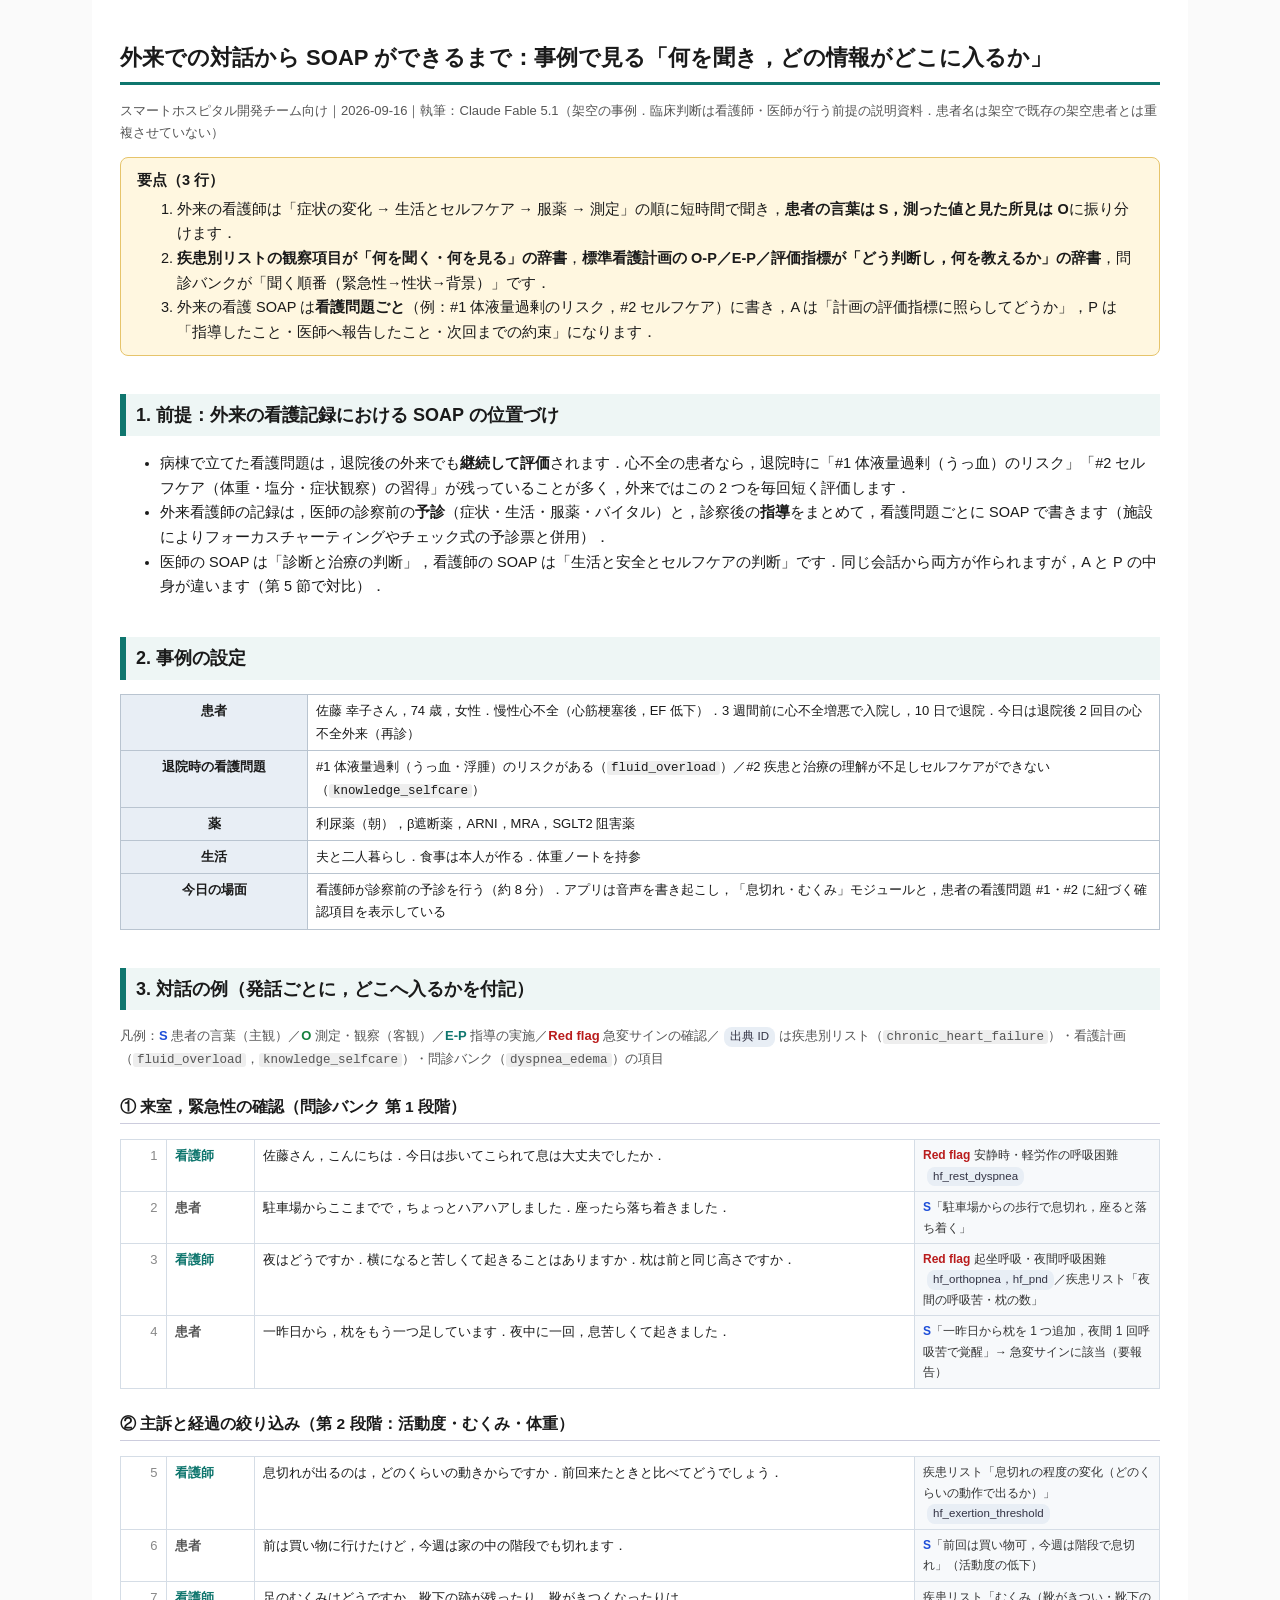
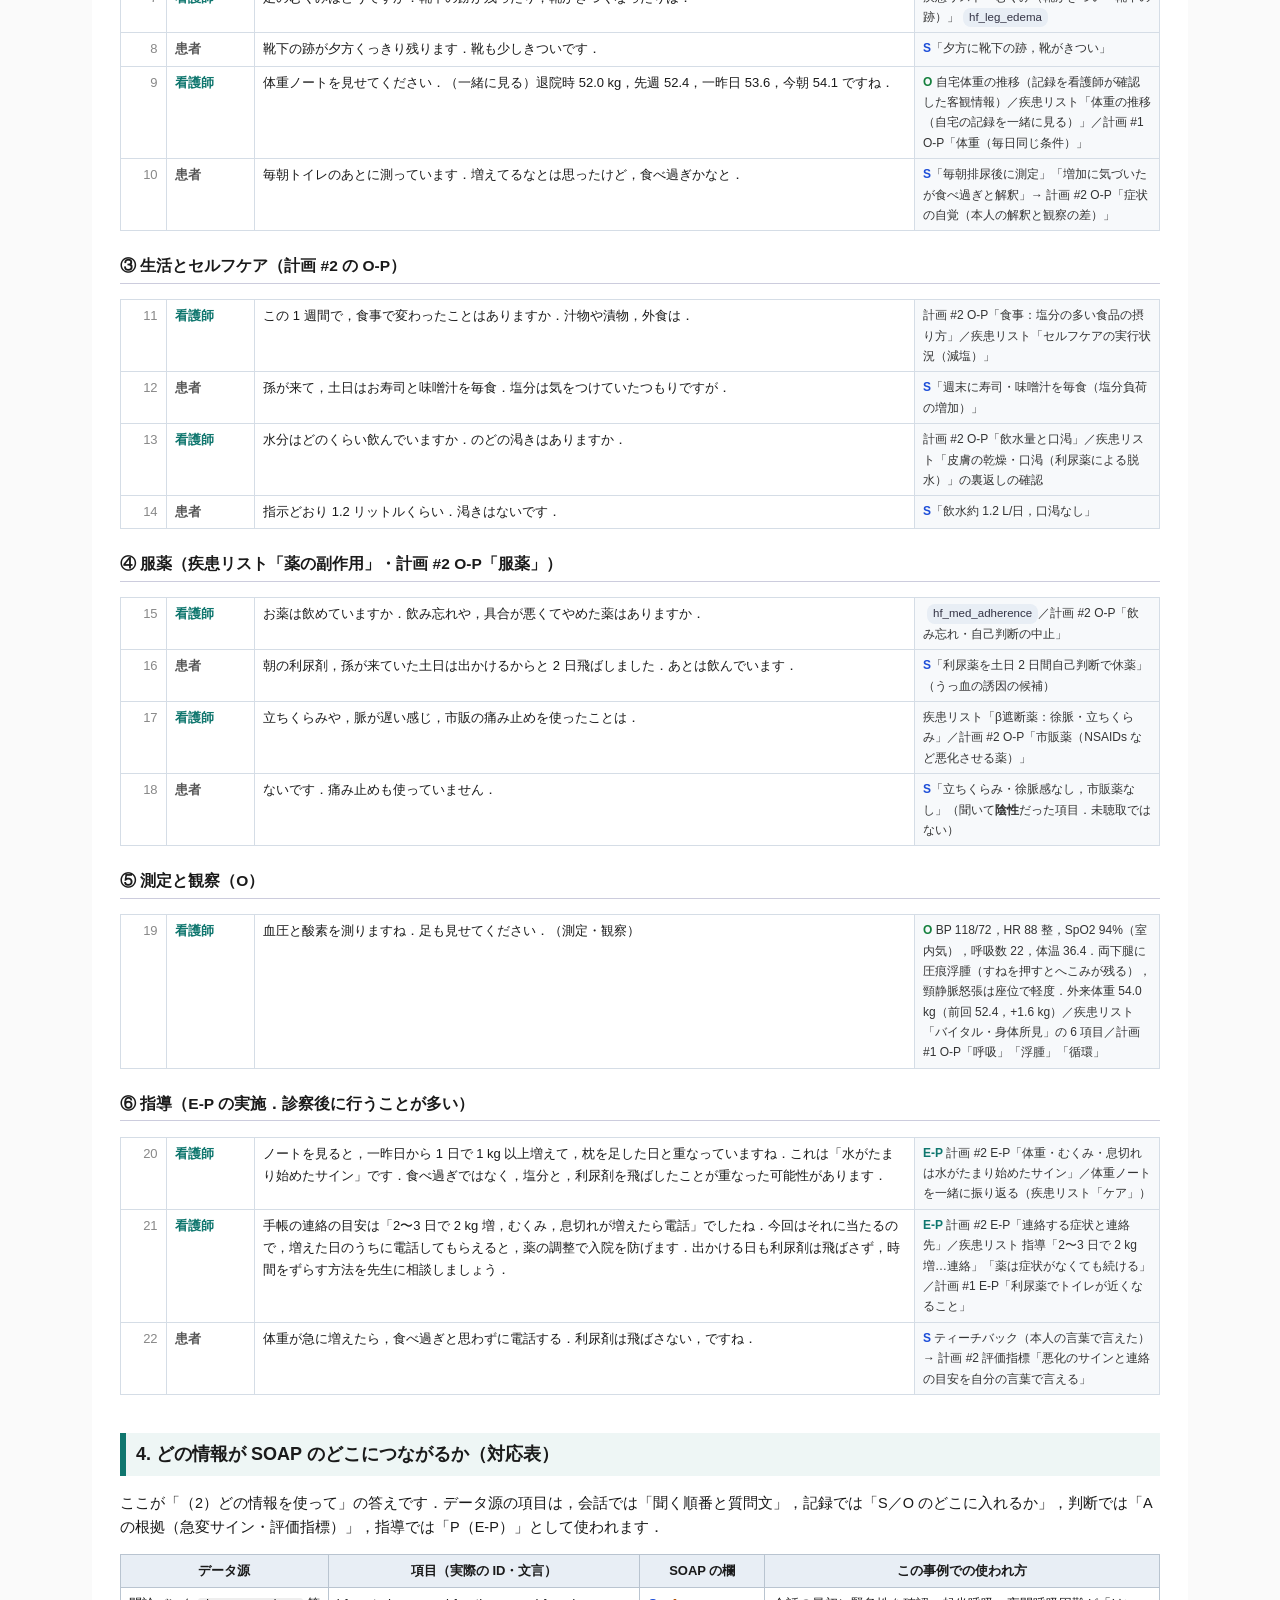
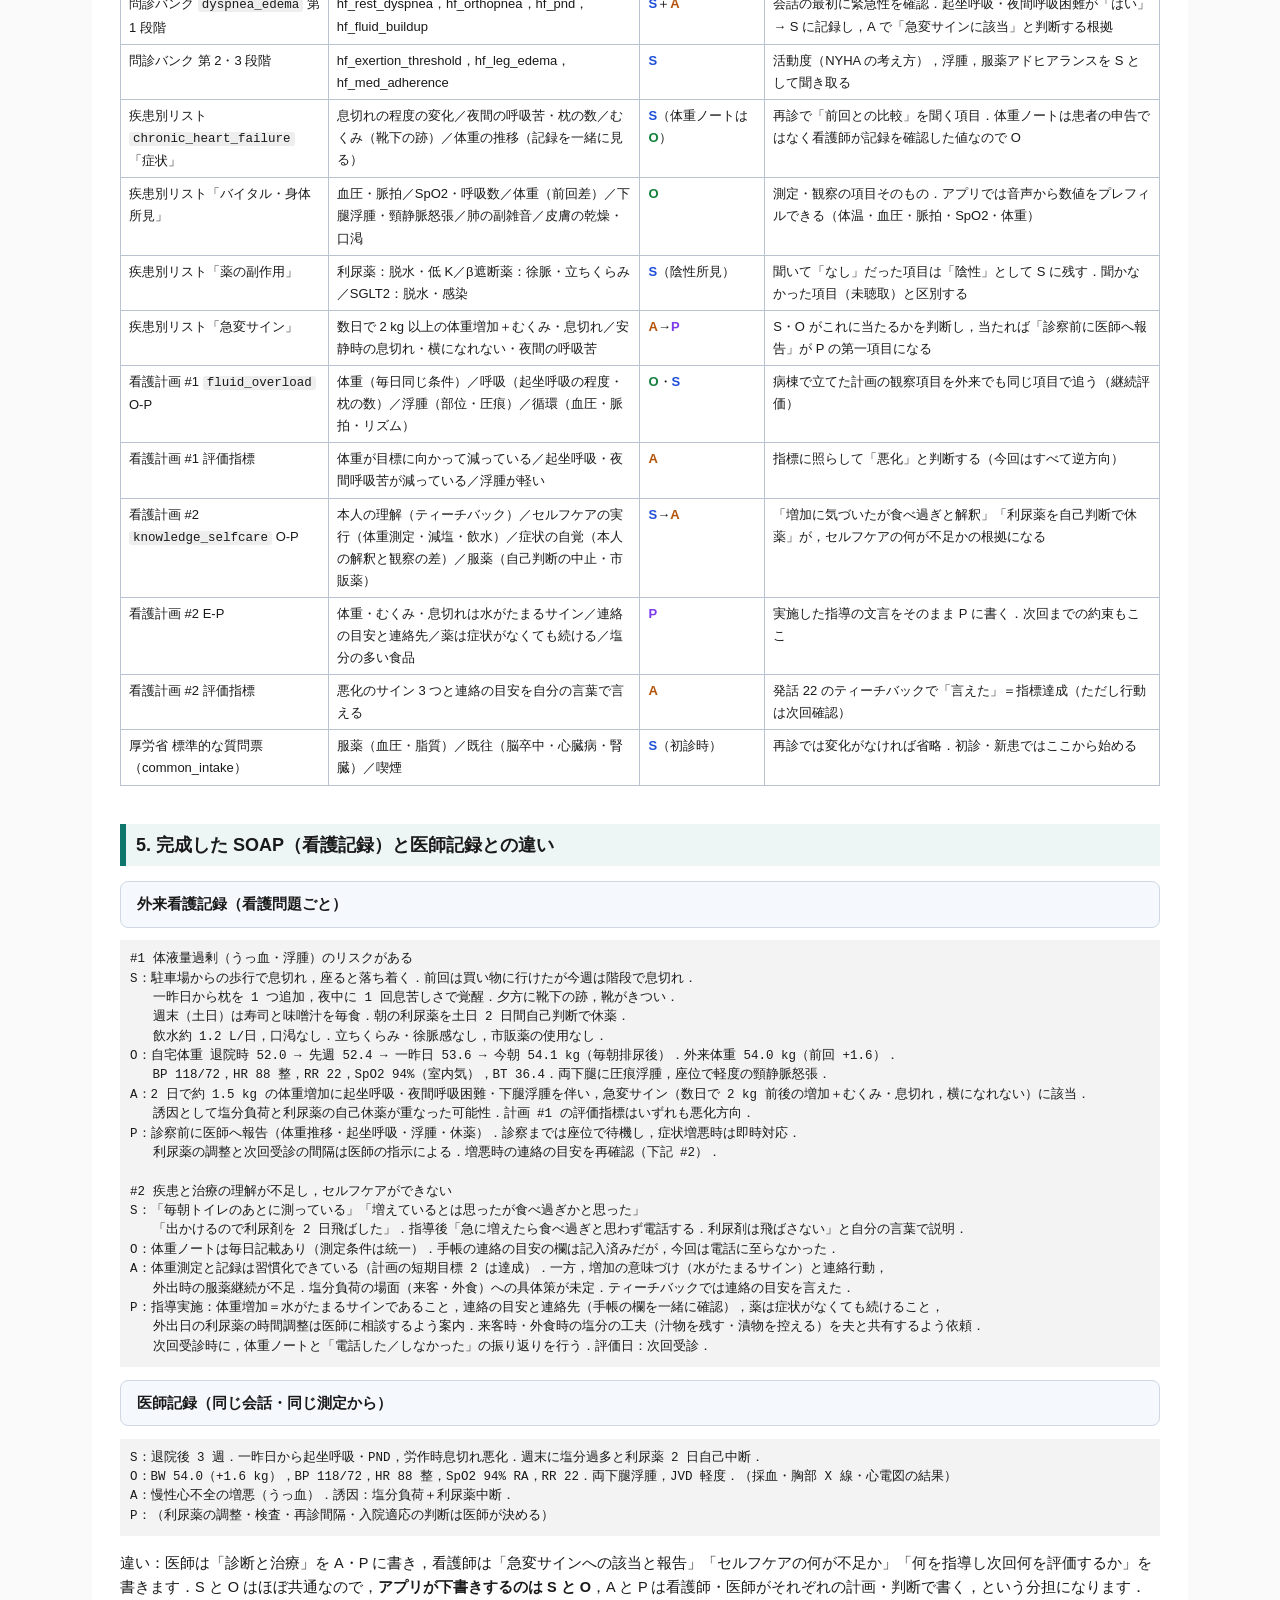
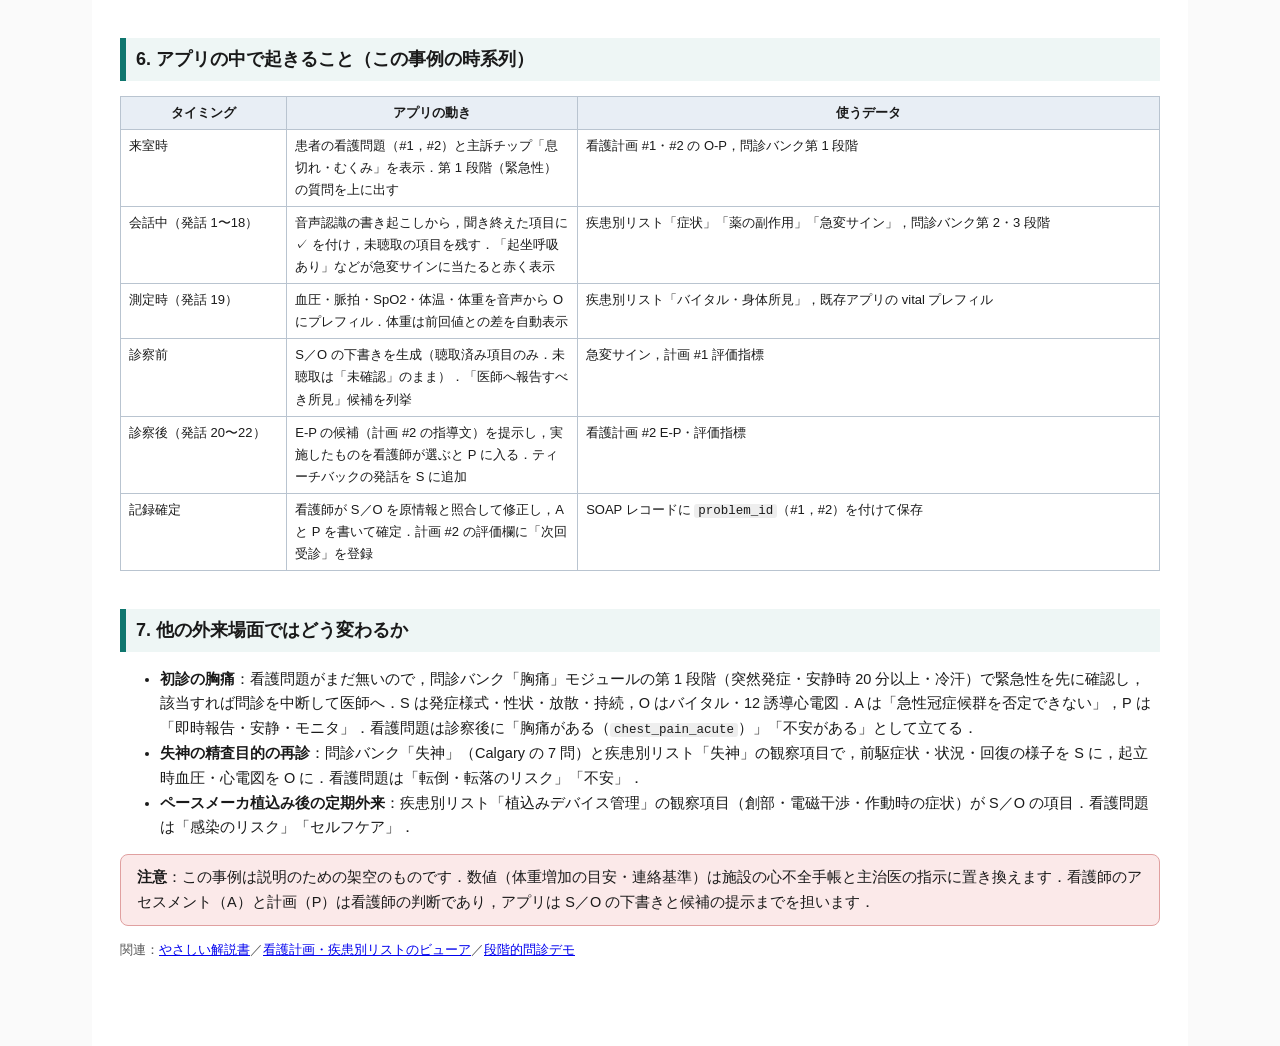
<file: example_outpatient_soap.html>
<!doctype html><html lang="ja"><head><meta charset="utf-8">
<title>外来での対話から SOAP ができるまで（事例：慢性心不全の再診）</title>
<style>
body{font-family:"Hiragino Sans","Hiragino Kaku Gothic ProN","Noto Sans JP",sans-serif;font-size:14.5px;line-height:1.7;color:#1a1a1a;background:#fafafa;margin:0}
.wrap{max-width:1040px;margin:0 auto;padding:24px 28px 80px;background:#fff}
h1{font-size:22px;border-bottom:3px solid #0f766e;padding-bottom:6px}
h2{font-size:18px;margin-top:38px;border-left:6px solid #0f766e;padding:6px 10px;background:#eef6f5}
h3{font-size:15.5px;margin-top:22px;border-bottom:1px solid #ccd;padding-bottom:3px}
table{border-collapse:collapse;width:100%;font-size:13px;margin:8px 0 14px}
th,td{border:1px solid #b9c4d0;padding:5px 8px;vertical-align:top}
th{background:#e8eef5}
.box{border:1px solid #cfd8e3;border-radius:8px;padding:10px 16px;background:#f5f8fc;margin:10px 0}
.box.key{background:#fff7e0;border-color:#e6c46b}
.box.red{background:#fbe9e9;border-color:#e0a0a0}
pre{background:#f3f3f3;padding:10px;overflow-x:auto;font-size:12.5px;line-height:1.55;white-space:pre-wrap}
code{background:#eee;padding:0 4px;border-radius:3px;font-size:12.5px}
.meta{color:#555;font-size:13px}
.dlg{border-collapse:collapse;width:100%;font-size:13px}
.dlg td{border:1px solid #d5dde6;padding:5px 8px;vertical-align:top}
.dlg td.n{width:2.2em;color:#888;text-align:right}
.dlg td.who{width:5.5em;font-weight:bold}
.dlg td.tag{width:19em;font-size:12px;color:#333;background:#f7f9fb}
.S{color:#1d4ed8;font-weight:bold}.O{color:#15803d;font-weight:bold}.A{color:#b45309;font-weight:bold}.P{color:#7c3aed;font-weight:bold}.E{color:#0f766e;font-weight:bold}.R{color:#b91c1c;font-weight:bold}
.src{display:inline-block;background:#e8eef5;border-radius:8px;padding:0 6px;font-size:11.5px;margin-left:4px;color:#334}
.ns{font-weight:bold;color:#0f766e}.pt{font-weight:bold;color:#555}
</style></head><body><div class="wrap">
<h1>外来での対話から SOAP ができるまで：事例で見る「何を聞き，どの情報がどこに入るか」</h1>
<p class="meta">スマートホスピタル開発チーム向け｜2026-09-16｜執筆：Claude Fable 5.1（架空の事例．臨床判断は看護師・医師が行う前提の説明資料．患者名は架空で既存の架空患者とは重複させていない）</p>

<div class="box key">
<b>要点（3 行）</b>
<ol style="margin:4px 0 0">
<li>外来の看護師は「症状の変化 → 生活とセルフケア → 服薬 → 測定」の順に短時間で聞き，<b>患者の言葉は S，測った値と見た所見は O</b>に振り分けます．</li>
<li><b>疾患別リストの観察項目が「何を聞く・何を見る」の辞書</b>，<b>標準看護計画の O-P／E-P／評価指標が「どう判断し，何を教えるか」の辞書</b>，問診バンクが「聞く順番（緊急性→性状→背景）」です．</li>
<li>外来の看護 SOAP は<b>看護問題ごと</b>（例：#1 体液量過剰のリスク，#2 セルフケア）に書き，A は「計画の評価指標に照らしてどうか」，P は「指導したこと・医師へ報告したこと・次回までの約束」になります．</li>
</ol>
</div>

<h2>1. 前提：外来の看護記録における SOAP の位置づけ</h2>
<ul>
<li>病棟で立てた看護問題は，退院後の外来でも<b>継続して評価</b>されます．心不全の患者なら，退院時に「#1 体液量過剰（うっ血）のリスク」「#2 セルフケア（体重・塩分・症状観察）の習得」が残っていることが多く，外来ではこの 2 つを毎回短く評価します．</li>
<li>外来看護師の記録は，医師の診察前の<b>予診</b>（症状・生活・服薬・バイタル）と，診察後の<b>指導</b>をまとめて，看護問題ごとに SOAP で書きます（施設によりフォーカスチャーティングやチェック式の予診票と併用）．</li>
<li>医師の SOAP は「診断と治療の判断」，看護師の SOAP は「生活と安全とセルフケアの判断」です．同じ会話から両方が作られますが，A と P の中身が違います（第 5 節で対比）．</li>
</ul>

<h2>2. 事例の設定</h2>
<table>
<tr><th style="width:18%">患者</th><td>佐藤 幸子さん，74 歳，女性．慢性心不全（心筋梗塞後，EF 低下）．3 週間前に心不全増悪で入院し，10 日で退院．今日は退院後 2 回目の心不全外来（再診）</td></tr>
<tr><th>退院時の看護問題</th><td>#1 体液量過剰（うっ血・浮腫）のリスクがある（<code>fluid_overload</code>）／#2 疾患と治療の理解が不足しセルフケアができない（<code>knowledge_selfcare</code>）</td></tr>
<tr><th>薬</th><td>利尿薬（朝），β遮断薬，ARNI，MRA，SGLT2 阻害薬</td></tr>
<tr><th>生活</th><td>夫と二人暮らし．食事は本人が作る．体重ノートを持参</td></tr>
<tr><th>今日の場面</th><td>看護師が診察前の予診を行う（約 8 分）．アプリは音声を書き起こし，「息切れ・むくみ」モジュールと，患者の看護問題 #1・#2 に紐づく確認項目を表示している</td></tr>
</table>

<h2>3. 対話の例（発話ごとに，どこへ入るかを付記）</h2>
<p class="meta">凡例：<span class="S">S</span> 患者の言葉（主観）／<span class="O">O</span> 測定・観察（客観）／<span class="E">E-P</span> 指導の実施／<span class="R">Red flag</span> 急変サインの確認／<span class="src">出典 ID</span> は疾患別リスト（<code>chronic_heart_failure</code>）・看護計画（<code>fluid_overload</code>，<code>knowledge_selfcare</code>）・問診バンク（<code>dyspnea_edema</code>）の項目</p>

<h3>① 来室，緊急性の確認（問診バンク 第 1 段階）</h3>
<table class="dlg">
<tr><td class="n">1</td><td class="who ns">看護師</td><td>佐藤さん，こんにちは．今日は歩いてこられて息は大丈夫でしたか．</td><td class="tag"><span class="R">Red flag</span> 安静時・軽労作の呼吸困難 <span class="src">hf_rest_dyspnea</span></td></tr>
<tr><td class="n">2</td><td class="who pt">患者</td><td>駐車場からここまでで，ちょっとハアハアしました．座ったら落ち着きました．</td><td class="tag"><span class="S">S</span>「駐車場からの歩行で息切れ，座ると落ち着く」</td></tr>
<tr><td class="n">3</td><td class="who ns">看護師</td><td>夜はどうですか．横になると苦しくて起きることはありますか．枕は前と同じ高さですか．</td><td class="tag"><span class="R">Red flag</span> 起坐呼吸・夜間呼吸困難 <span class="src">hf_orthopnea，hf_pnd</span>／疾患リスト「夜間の呼吸苦・枕の数」</td></tr>
<tr><td class="n">4</td><td class="who pt">患者</td><td>一昨日から，枕をもう一つ足しています．夜中に一回，息苦しくて起きました．</td><td class="tag"><span class="S">S</span>「一昨日から枕を 1 つ追加，夜間 1 回呼吸苦で覚醒」→ 急変サインに該当（要報告）</td></tr>
</table>

<h3>② 主訴と経過の絞り込み（第 2 段階：活動度・むくみ・体重）</h3>
<table class="dlg">
<tr><td class="n">5</td><td class="who ns">看護師</td><td>息切れが出るのは，どのくらいの動きからですか．前回来たときと比べてどうでしょう．</td><td class="tag">疾患リスト「息切れの程度の変化（どのくらいの動作で出るか）」<span class="src">hf_exertion_threshold</span></td></tr>
<tr><td class="n">6</td><td class="who pt">患者</td><td>前は買い物に行けたけど，今週は家の中の階段でも切れます．</td><td class="tag"><span class="S">S</span>「前回は買い物可，今週は階段で息切れ」（活動度の低下）</td></tr>
<tr><td class="n">7</td><td class="who ns">看護師</td><td>足のむくみはどうですか．靴下の跡が残ったり，靴がきつくなったりは．</td><td class="tag">疾患リスト「むくみ（靴がきつい・靴下の跡）」<span class="src">hf_leg_edema</span></td></tr>
<tr><td class="n">8</td><td class="who pt">患者</td><td>靴下の跡が夕方くっきり残ります．靴も少しきついです．</td><td class="tag"><span class="S">S</span>「夕方に靴下の跡，靴がきつい」</td></tr>
<tr><td class="n">9</td><td class="who ns">看護師</td><td>体重ノートを見せてください．（一緒に見る）退院時 52.0 kg，先週 52.4，一昨日 53.6，今朝 54.1 ですね．</td><td class="tag"><span class="O">O</span> 自宅体重の推移（記録を看護師が確認した客観情報）／疾患リスト「体重の推移（自宅の記録を一緒に見る）」／計画 #1 O-P「体重（毎日同じ条件）」</td></tr>
<tr><td class="n">10</td><td class="who pt">患者</td><td>毎朝トイレのあとに測っています．増えてるなとは思ったけど，食べ過ぎかなと．</td><td class="tag"><span class="S">S</span>「毎朝排尿後に測定」「増加に気づいたが食べ過ぎと解釈」→ 計画 #2 O-P「症状の自覚（本人の解釈と観察の差）」</td></tr>
</table>

<h3>③ 生活とセルフケア（計画 #2 の O-P）</h3>
<table class="dlg">
<tr><td class="n">11</td><td class="who ns">看護師</td><td>この 1 週間で，食事で変わったことはありますか．汁物や漬物，外食は．</td><td class="tag">計画 #2 O-P「食事：塩分の多い食品の摂り方」／疾患リスト「セルフケアの実行状況（減塩）」</td></tr>
<tr><td class="n">12</td><td class="who pt">患者</td><td>孫が来て，土日はお寿司と味噌汁を毎食．塩分は気をつけていたつもりですが．</td><td class="tag"><span class="S">S</span>「週末に寿司・味噌汁を毎食（塩分負荷の増加）」</td></tr>
<tr><td class="n">13</td><td class="who ns">看護師</td><td>水分はどのくらい飲んでいますか．のどの渇きはありますか．</td><td class="tag">計画 #2 O-P「飲水量と口渇」／疾患リスト「皮膚の乾燥・口渇（利尿薬による脱水）」の裏返しの確認</td></tr>
<tr><td class="n">14</td><td class="who pt">患者</td><td>指示どおり 1.2 リットルくらい．渇きはないです．</td><td class="tag"><span class="S">S</span>「飲水約 1.2 L/日，口渇なし」</td></tr>
</table>

<h3>④ 服薬（疾患リスト「薬の副作用」・計画 #2 O-P「服薬」）</h3>
<table class="dlg">
<tr><td class="n">15</td><td class="who ns">看護師</td><td>お薬は飲めていますか．飲み忘れや，具合が悪くてやめた薬はありますか．</td><td class="tag"><span class="src">hf_med_adherence</span>／計画 #2 O-P「飲み忘れ・自己判断の中止」</td></tr>
<tr><td class="n">16</td><td class="who pt">患者</td><td>朝の利尿剤，孫が来ていた土日は出かけるからと 2 日飛ばしました．あとは飲んでいます．</td><td class="tag"><span class="S">S</span>「利尿薬を土日 2 日間自己判断で休薬」（うっ血の誘因の候補）</td></tr>
<tr><td class="n">17</td><td class="who ns">看護師</td><td>立ちくらみや，脈が遅い感じ，市販の痛み止めを使ったことは．</td><td class="tag">疾患リスト「β遮断薬：徐脈・立ちくらみ」／計画 #2 O-P「市販薬（NSAIDs など悪化させる薬）」</td></tr>
<tr><td class="n">18</td><td class="who pt">患者</td><td>ないです．痛み止めも使っていません．</td><td class="tag"><span class="S">S</span>「立ちくらみ・徐脈感なし，市販薬なし」（聞いて<b>陰性</b>だった項目．未聴取ではない）</td></tr>
</table>

<h3>⑤ 測定と観察（O）</h3>
<table class="dlg">
<tr><td class="n">19</td><td class="who ns">看護師</td><td>血圧と酸素を測りますね．足も見せてください．（測定・観察）</td><td class="tag"><span class="O">O</span> BP 118/72，HR 88 整，SpO2 94%（室内気），呼吸数 22，体温 36.4．両下腿に圧痕浮腫（すねを押すとへこみが残る），頸静脈怒張は座位で軽度．外来体重 54.0 kg（前回 52.4，+1.6 kg）／疾患リスト「バイタル・身体所見」の 6 項目／計画 #1 O-P「呼吸」「浮腫」「循環」</td></tr>
</table>

<h3>⑥ 指導（E-P の実施．診察後に行うことが多い）</h3>
<table class="dlg">
<tr><td class="n">20</td><td class="who ns">看護師</td><td>ノートを見ると，一昨日から 1 日で 1 kg 以上増えて，枕を足した日と重なっていますね．これは「水がたまり始めたサイン」です．食べ過ぎではなく，塩分と，利尿剤を飛ばしたことが重なった可能性があります．</td><td class="tag"><span class="E">E-P</span> 計画 #2 E-P「体重・むくみ・息切れは水がたまり始めたサイン」／体重ノートを一緒に振り返る（疾患リスト「ケア」）</td></tr>
<tr><td class="n">21</td><td class="who ns">看護師</td><td>手帳の連絡の目安は「2〜3 日で 2 kg 増，むくみ，息切れが増えたら電話」でしたね．今回はそれに当たるので，増えた日のうちに電話してもらえると，薬の調整で入院を防げます．出かける日も利尿剤は飛ばさず，時間をずらす方法を先生に相談しましょう．</td><td class="tag"><span class="E">E-P</span> 計画 #2 E-P「連絡する症状と連絡先」／疾患リスト 指導「2〜3 日で 2 kg 増…連絡」「薬は症状がなくても続ける」／計画 #1 E-P「利尿薬でトイレが近くなること」</td></tr>
<tr><td class="n">22</td><td class="who pt">患者</td><td>体重が急に増えたら，食べ過ぎと思わずに電話する．利尿剤は飛ばさない，ですね．</td><td class="tag"><span class="S">S</span> ティーチバック（本人の言葉で言えた）→ 計画 #2 評価指標「悪化のサインと連絡の目安を自分の言葉で言える」</td></tr>
</table>

<h2>4. どの情報が SOAP のどこにつながるか（対応表）</h2>
<p>ここが「（2）どの情報を使って」の答えです．データ源の項目は，会話では「聞く順番と質問文」，記録では「S／O のどこに入れるか」，判断では「A の根拠（急変サイン・評価指標）」，指導では「P（E-P）」として使われます．</p>
<table>
<tr><th style="width:20%">データ源</th><th style="width:30%">項目（実際の ID・文言）</th><th style="width:12%">SOAP の欄</th><th>この事例での使われ方</th></tr>
<tr><td>問診バンク <code>dyspnea_edema</code> 第 1 段階</td><td>hf_rest_dyspnea，hf_orthopnea，hf_pnd，hf_fluid_buildup</td><td><span class="S">S</span>＋<span class="A">A</span></td><td>会話の最初に緊急性を確認．起坐呼吸・夜間呼吸困難が「はい」→ S に記録し，A で「急変サインに該当」と判断する根拠</td></tr>
<tr><td>問診バンク 第 2・3 段階</td><td>hf_exertion_threshold，hf_leg_edema，hf_med_adherence</td><td><span class="S">S</span></td><td>活動度（NYHA の考え方），浮腫，服薬アドヒアランスを S として聞き取る</td></tr>
<tr><td>疾患別リスト <code>chronic_heart_failure</code>「症状」</td><td>息切れの程度の変化／夜間の呼吸苦・枕の数／むくみ（靴下の跡）／体重の推移（記録を一緒に見る）</td><td><span class="S">S</span>（体重ノートは <span class="O">O</span>）</td><td>再診で「前回との比較」を聞く項目．体重ノートは患者の申告ではなく看護師が記録を確認した値なので O</td></tr>
<tr><td>疾患別リスト「バイタル・身体所見」</td><td>血圧・脈拍／SpO2・呼吸数／体重（前回差）／下腿浮腫・頸静脈怒張／肺の副雑音／皮膚の乾燥・口渇</td><td><span class="O">O</span></td><td>測定・観察の項目そのもの．アプリでは音声から数値をプレフィルできる（体温・血圧・脈拍・SpO2・体重）</td></tr>
<tr><td>疾患別リスト「薬の副作用」</td><td>利尿薬：脱水・低 K／β遮断薬：徐脈・立ちくらみ／SGLT2：脱水・感染</td><td><span class="S">S</span>（陰性所見）</td><td>聞いて「なし」だった項目は「陰性」として S に残す．聞かなかった項目（未聴取）と区別する</td></tr>
<tr><td>疾患別リスト「急変サイン」</td><td>数日で 2 kg 以上の体重増加＋むくみ・息切れ／安静時の息切れ・横になれない・夜間の呼吸苦</td><td><span class="A">A</span>→<span class="P">P</span></td><td>S・O がこれに当たるかを判断し，当たれば「診察前に医師へ報告」が P の第一項目になる</td></tr>
<tr><td>看護計画 #1 <code>fluid_overload</code> O-P</td><td>体重（毎日同じ条件）／呼吸（起坐呼吸の程度・枕の数）／浮腫（部位・圧痕）／循環（血圧・脈拍・リズム）</td><td><span class="O">O</span>・<span class="S">S</span></td><td>病棟で立てた計画の観察項目を外来でも同じ項目で追う（継続評価）</td></tr>
<tr><td>看護計画 #1 評価指標</td><td>体重が目標に向かって減っている／起坐呼吸・夜間呼吸苦が減っている／浮腫が軽い</td><td><span class="A">A</span></td><td>指標に照らして「悪化」と判断する（今回はすべて逆方向）</td></tr>
<tr><td>看護計画 #2 <code>knowledge_selfcare</code> O-P</td><td>本人の理解（ティーチバック）／セルフケアの実行（体重測定・減塩・飲水）／症状の自覚（本人の解釈と観察の差）／服薬（自己判断の中止・市販薬）</td><td><span class="S">S</span>→<span class="A">A</span></td><td>「増加に気づいたが食べ過ぎと解釈」「利尿薬を自己判断で休薬」が，セルフケアの何が不足かの根拠になる</td></tr>
<tr><td>看護計画 #2 E-P</td><td>体重・むくみ・息切れは水がたまるサイン／連絡の目安と連絡先／薬は症状がなくても続ける／塩分の多い食品</td><td><span class="P">P</span></td><td>実施した指導の文言をそのまま P に書く．次回までの約束もここ</td></tr>
<tr><td>看護計画 #2 評価指標</td><td>悪化のサイン 3 つと連絡の目安を自分の言葉で言える</td><td><span class="A">A</span></td><td>発話 22 のティーチバックで「言えた」＝指標達成（ただし行動は次回確認）</td></tr>
<tr><td>厚労省 標準的な質問票（common_intake）</td><td>服薬（血圧・脂質）／既往（脳卒中・心臓病・腎臓）／喫煙</td><td><span class="S">S</span>（初診時）</td><td>再診では変化がなければ省略．初診・新患ではここから始める</td></tr>
</table>

<h2>5. 完成した SOAP（看護記録）と医師記録との違い</h2>
<div class="box"><b>外来看護記録（看護問題ごと）</b></div>
<pre>#1 体液量過剰（うっ血・浮腫）のリスクがある
S：駐車場からの歩行で息切れ，座ると落ち着く．前回は買い物に行けたが今週は階段で息切れ．
   一昨日から枕を 1 つ追加，夜中に 1 回息苦しさで覚醒．夕方に靴下の跡，靴がきつい．
   週末（土日）は寿司と味噌汁を毎食．朝の利尿薬を土日 2 日間自己判断で休薬．
   飲水約 1.2 L/日，口渇なし．立ちくらみ・徐脈感なし，市販薬の使用なし．
O：自宅体重 退院時 52.0 → 先週 52.4 → 一昨日 53.6 → 今朝 54.1 kg（毎朝排尿後）．外来体重 54.0 kg（前回 +1.6）．
   BP 118/72，HR 88 整，RR 22，SpO2 94%（室内気），BT 36.4．両下腿に圧痕浮腫，座位で軽度の頸静脈怒張．
A：2 日で約 1.5 kg の体重増加に起坐呼吸・夜間呼吸困難・下腿浮腫を伴い，急変サイン（数日で 2 kg 前後の増加＋むくみ・息切れ，横になれない）に該当．
   誘因として塩分負荷と利尿薬の自己休薬が重なった可能性．計画 #1 の評価指標はいずれも悪化方向．
P：診察前に医師へ報告（体重推移・起坐呼吸・浮腫・休薬）．診察までは座位で待機し，症状増悪時は即時対応．
   利尿薬の調整と次回受診の間隔は医師の指示による．増悪時の連絡の目安を再確認（下記 #2）．

#2 疾患と治療の理解が不足し，セルフケアができない
S：「毎朝トイレのあとに測っている」「増えているとは思ったが食べ過ぎかと思った」
   「出かけるので利尿剤を 2 日飛ばした」．指導後「急に増えたら食べ過ぎと思わず電話する．利尿剤は飛ばさない」と自分の言葉で説明．
O：体重ノートは毎日記載あり（測定条件は統一）．手帳の連絡の目安の欄は記入済みだが，今回は電話に至らなかった．
A：体重測定と記録は習慣化できている（計画の短期目標 2 は達成）．一方，増加の意味づけ（水がたまるサイン）と連絡行動，
   外出時の服薬継続が不足．塩分負荷の場面（来客・外食）への具体策が未定．ティーチバックでは連絡の目安を言えた．
P：指導実施：体重増加＝水がたまるサインであること，連絡の目安と連絡先（手帳の欄を一緒に確認），薬は症状がなくても続けること，
   外出日の利尿薬の時間調整は医師に相談するよう案内．来客時・外食時の塩分の工夫（汁物を残す・漬物を控える）を夫と共有するよう依頼．
   次回受診時に，体重ノートと「電話した／しなかった」の振り返りを行う．評価日：次回受診．</pre>

<div class="box"><b>医師記録（同じ会話・同じ測定から）</b></div>
<pre>S：退院後 3 週．一昨日から起坐呼吸・PND，労作時息切れ悪化．週末に塩分過多と利尿薬 2 日自己中断．
O：BW 54.0（+1.6 kg），BP 118/72，HR 88 整，SpO2 94% RA，RR 22．両下腿浮腫，JVD 軽度．（採血・胸部 X 線・心電図の結果）
A：慢性心不全の増悪（うっ血）．誘因：塩分負荷＋利尿薬中断．
P：（利尿薬の調整・検査・再診間隔・入院適応の判断は医師が決める）</pre>
<p>違い：医師は「診断と治療」を A・P に書き，看護師は「急変サインへの該当と報告」「セルフケアの何が不足か」「何を指導し次回何を評価するか」を書きます．S と O はほぼ共通なので，<b>アプリが下書きするのは S と O</b>，A と P は看護師・医師がそれぞれの計画・判断で書く，という分担になります．</p>

<h2>6. アプリの中で起きること（この事例の時系列）</h2>
<table>
<tr><th style="width:16%">タイミング</th><th style="width:28%">アプリの動き</th><th>使うデータ</th></tr>
<tr><td>来室時</td><td>患者の看護問題（#1，#2）と主訴チップ「息切れ・むくみ」を表示．第 1 段階（緊急性）の質問を上に出す</td><td>看護計画 #1・#2 の O-P，問診バンク第 1 段階</td></tr>
<tr><td>会話中（発話 1〜18）</td><td>音声認識の書き起こしから，聞き終えた項目に ✓ を付け，未聴取の項目を残す．「起坐呼吸あり」などが急変サインに当たると赤く表示</td><td>疾患別リスト「症状」「薬の副作用」「急変サイン」，問診バンク第 2・3 段階</td></tr>
<tr><td>測定時（発話 19）</td><td>血圧・脈拍・SpO2・体温・体重を音声から O にプレフィル．体重は前回値との差を自動表示</td><td>疾患別リスト「バイタル・身体所見」，既存アプリの vital プレフィル</td></tr>
<tr><td>診察前</td><td>S／O の下書きを生成（聴取済み項目のみ．未聴取は「未確認」のまま）．「医師へ報告すべき所見」候補を列挙</td><td>急変サイン，計画 #1 評価指標</td></tr>
<tr><td>診察後（発話 20〜22）</td><td>E-P の候補（計画 #2 の指導文）を提示し，実施したものを看護師が選ぶと P に入る．ティーチバックの発話を S に追加</td><td>看護計画 #2 E-P・評価指標</td></tr>
<tr><td>記録確定</td><td>看護師が S／O を原情報と照合して修正し，A と P を書いて確定．計画 #2 の評価欄に「次回受診」を登録</td><td>SOAP レコードに <code>problem_id</code>（#1，#2）を付けて保存</td></tr>
</table>

<h2>7. 他の外来場面ではどう変わるか</h2>
<ul>
<li><b>初診の胸痛</b>：看護問題がまだ無いので，問診バンク「胸痛」モジュールの第 1 段階（突然発症・安静時 20 分以上・冷汗）で緊急性を先に確認し，該当すれば問診を中断して医師へ．S は発症様式・性状・放散・持続，O はバイタル・12 誘導心電図．A は「急性冠症候群を否定できない」，P は「即時報告・安静・モニタ」．看護問題は診察後に「胸痛がある（<code>chest_pain_acute</code>）」「不安がある」として立てる．</li>
<li><b>失神の精査目的の再診</b>：問診バンク「失神」（Calgary の 7 問）と疾患別リスト「失神」の観察項目で，前駆症状・状況・回復の様子を S に，起立時血圧・心電図を O に．看護問題は「転倒・転落のリスク」「不安」．</li>
<li><b>ペースメーカ植込み後の定期外来</b>：疾患別リスト「植込みデバイス管理」の観察項目（創部・電磁干渉・作動時の症状）が S／O の項目．看護問題は「感染のリスク」「セルフケア」．</li>
</ul>

<div class="box red"><b>注意</b>：この事例は説明のための架空のものです．数値（体重増加の目安・連絡基準）は施設の心不全手帳と主治医の指示に置き換えます．看護師のアセスメント（A）と計画（P）は看護師の判断であり，アプリは S／O の下書きと候補の提示までを担います．</div>

<p class="meta">関連：<a href="primer_soap_nursing.html">やさしい解説書</a>／<a href="app/index.html">看護計画・疾患別リストのビューア</a>／<a href="demo/">段階的問診デモ</a></p>
</div></body></html>
</file>
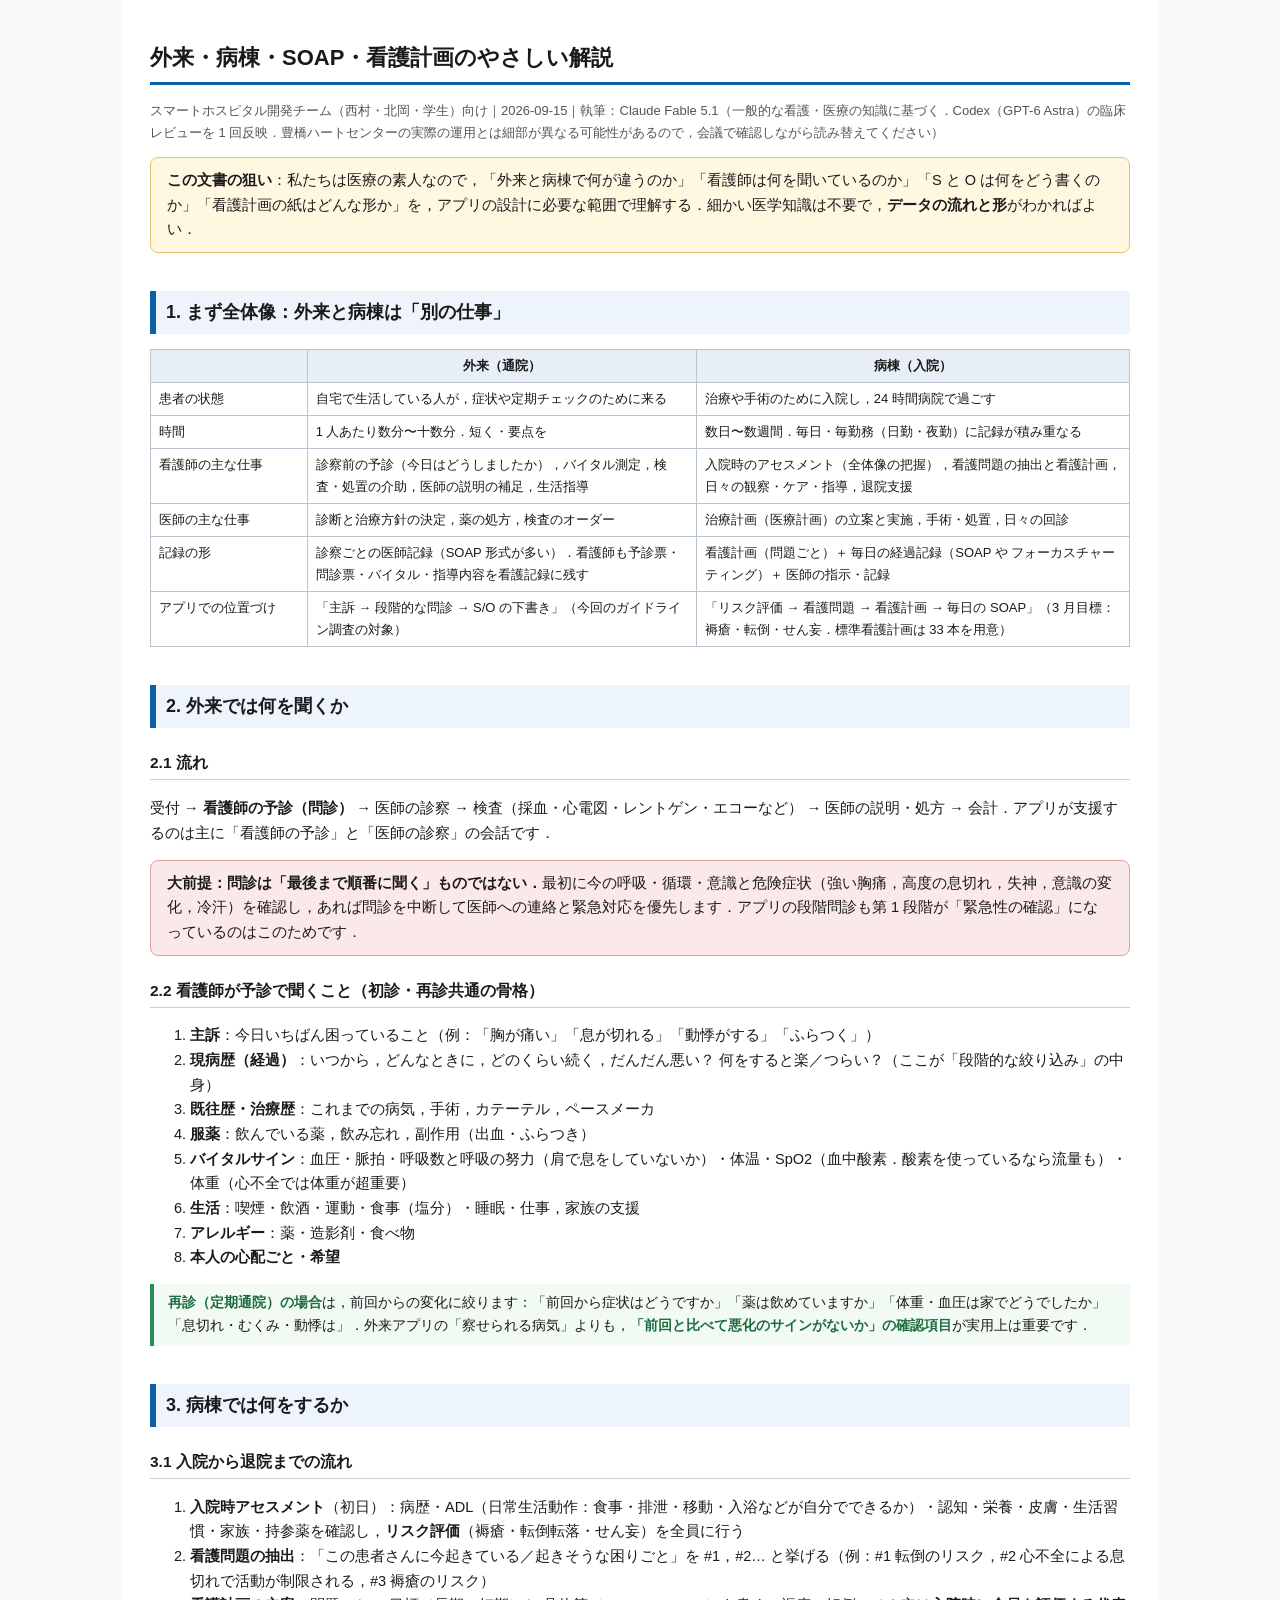
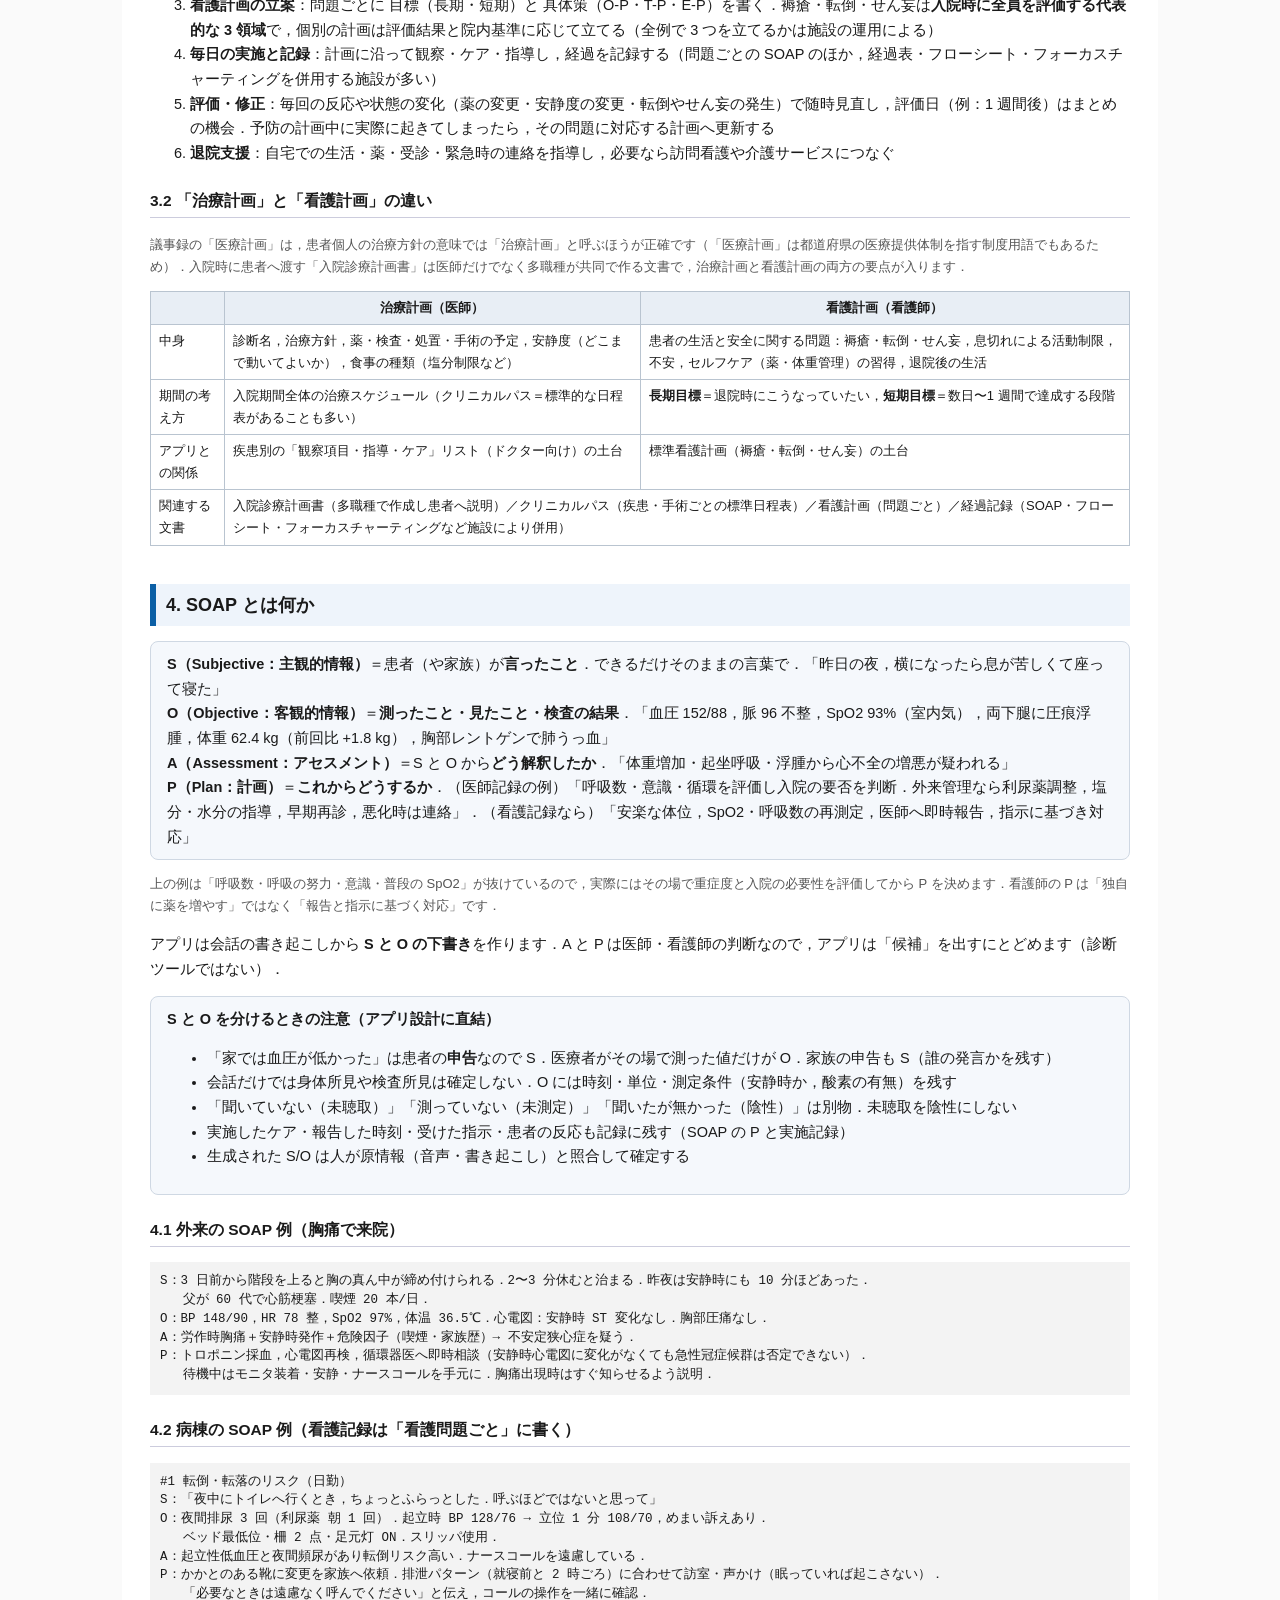
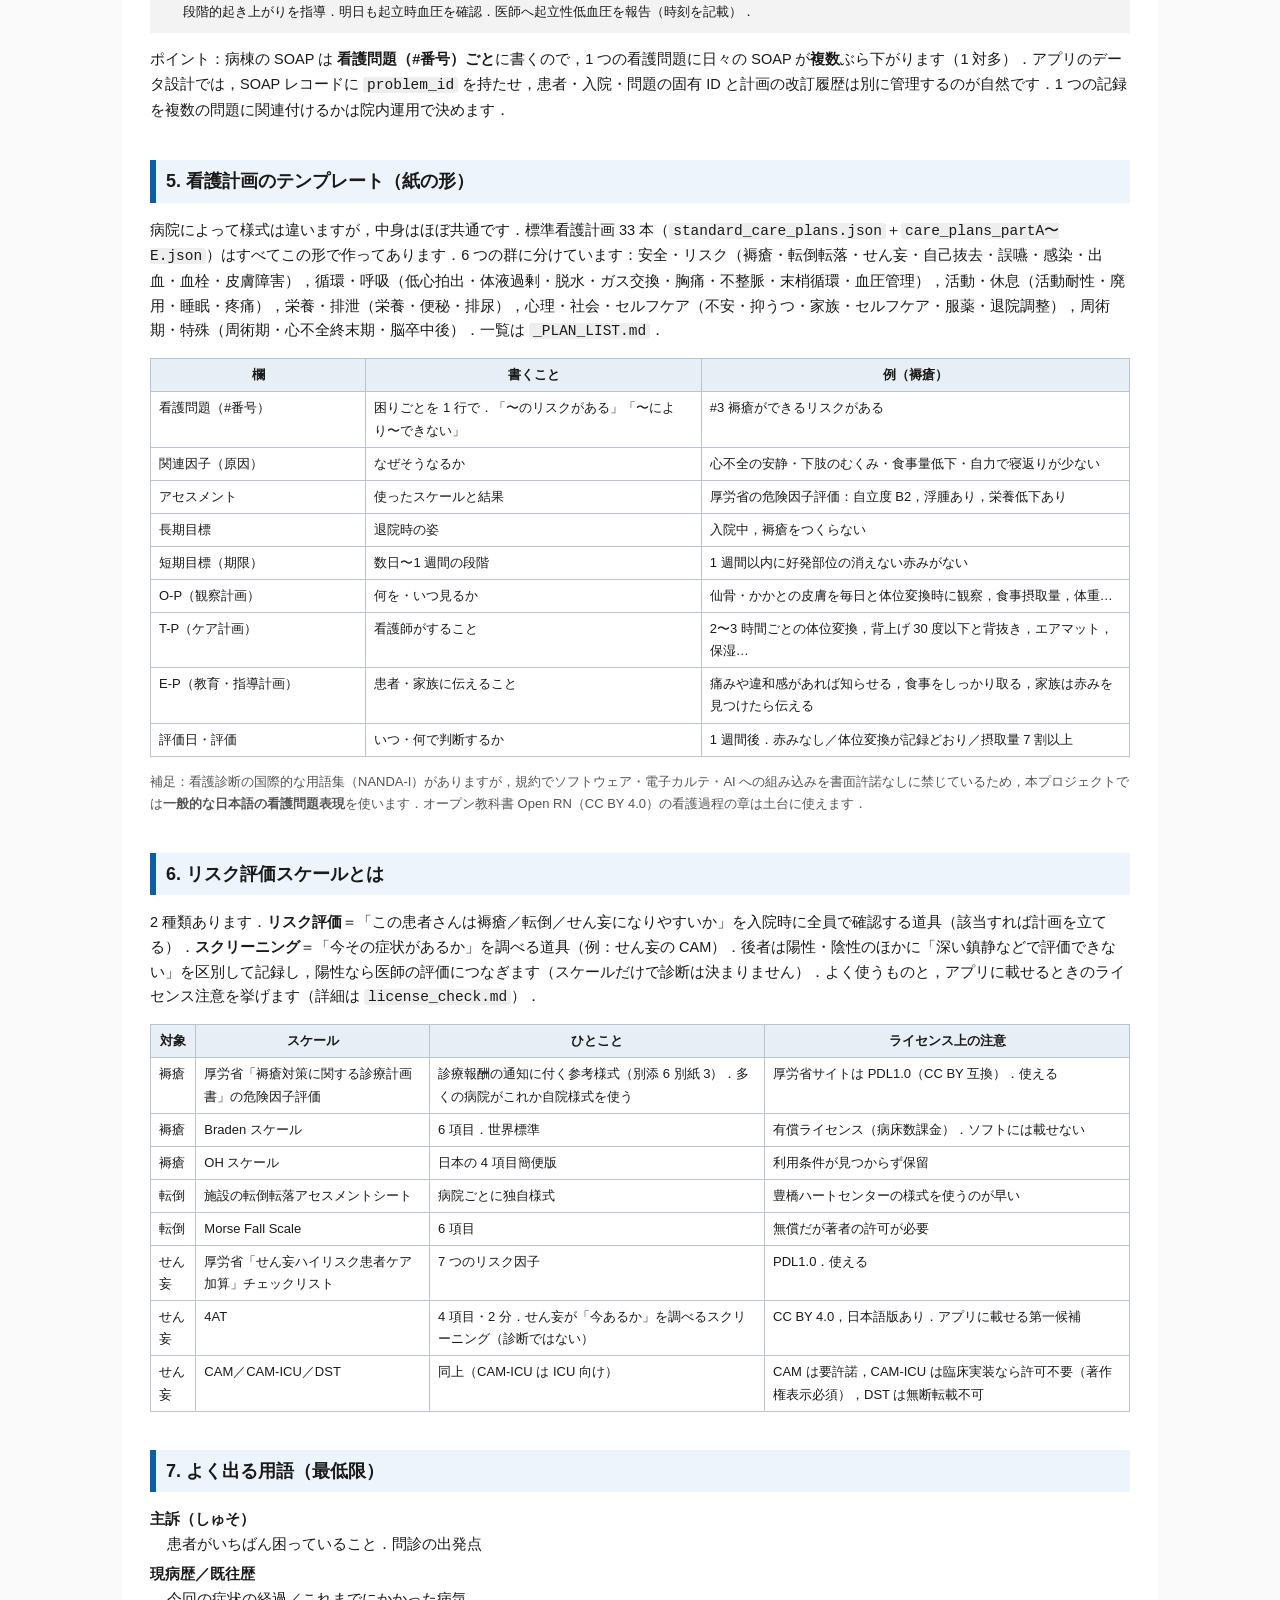
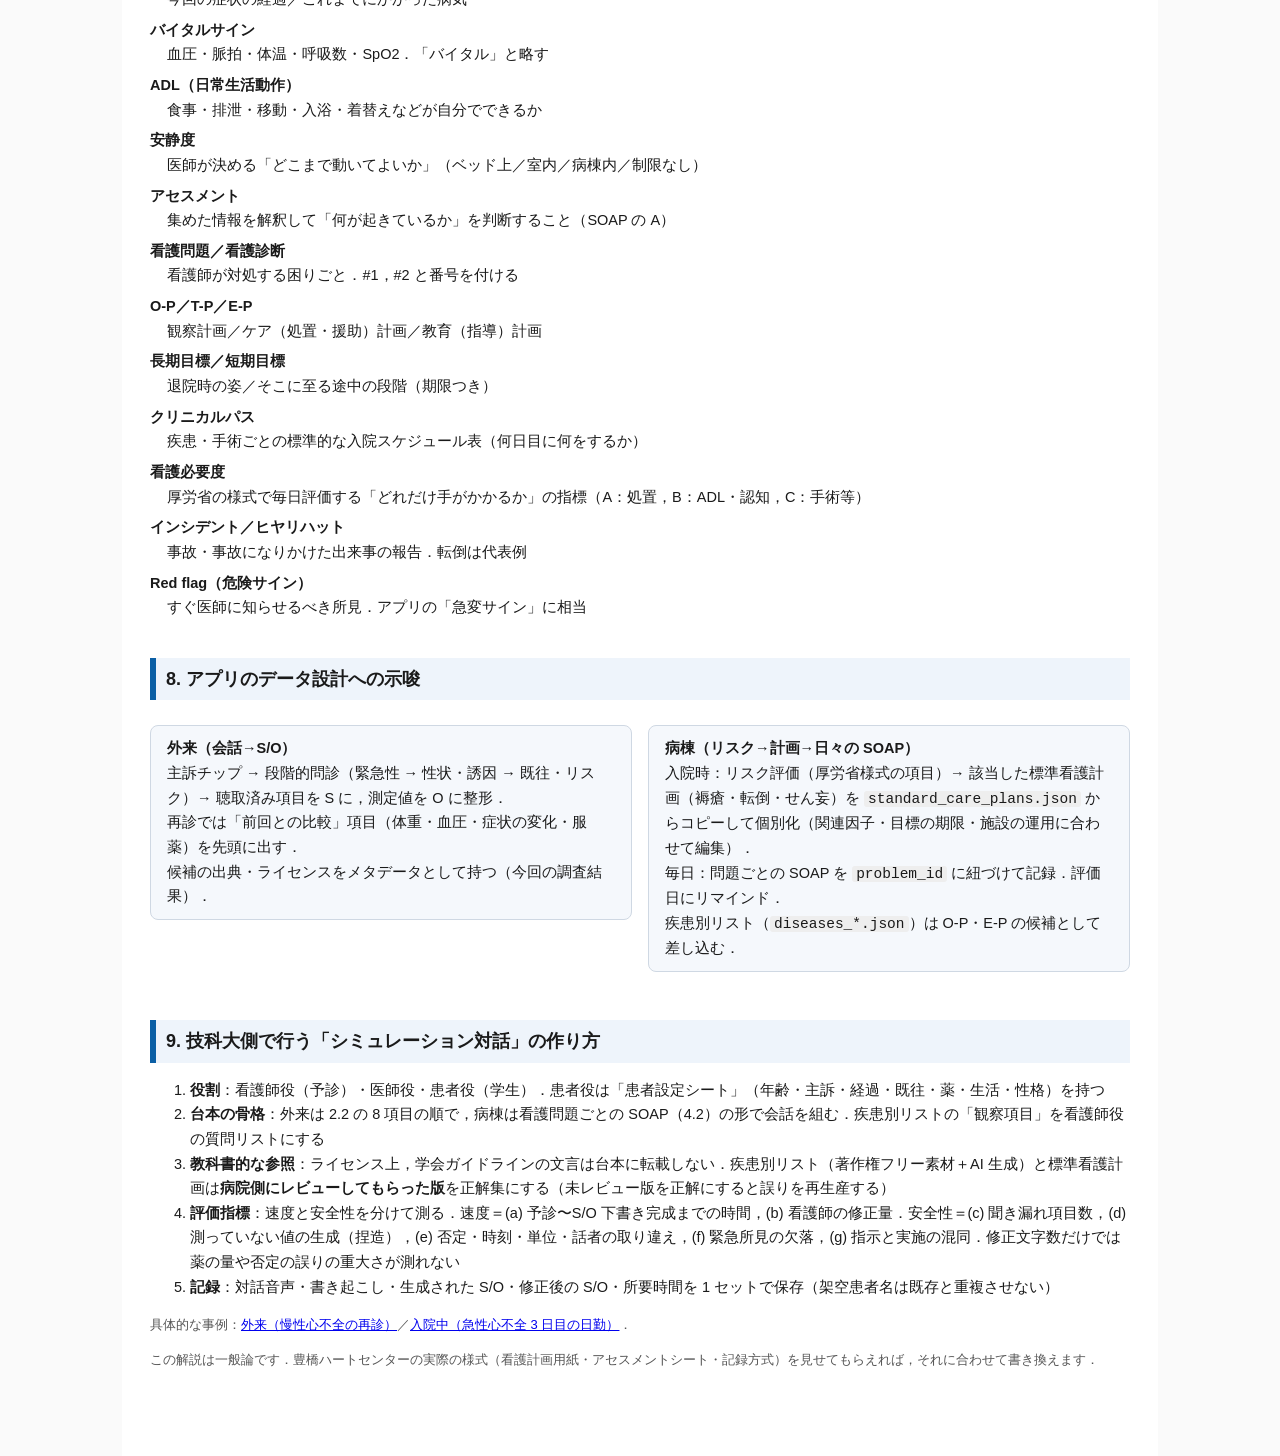
<file: primer_soap_nursing.html>
<!doctype html><html lang="ja"><head><meta charset="utf-8">
<title>外来・病棟・SOAP・看護計画のやさしい解説（技科大メンバー向け）</title>
<style>
body{font-family:"Hiragino Sans","Hiragino Kaku Gothic ProN","Noto Sans JP",sans-serif;font-size:14.5px;line-height:1.7;color:#1a1a1a;background:#fafafa;margin:0}
.wrap{max-width:980px;margin:0 auto;padding:24px 28px 80px;background:#fff}
h1{font-size:22px;border-bottom:3px solid #0b5fa5;padding-bottom:6px}
h2{font-size:18px;margin-top:38px;border-left:6px solid #0b5fa5;padding:6px 10px;background:#eef4fb}
h3{font-size:15.5px;margin-top:22px;border-bottom:1px solid #ccd;padding-bottom:3px}
table{border-collapse:collapse;width:100%;font-size:13px;margin:8px 0 14px}
th,td{border:1px solid #b9c4d0;padding:5px 8px;vertical-align:top}
th{background:#e8eef5}
.box{border:1px solid #cfd8e3;border-radius:8px;padding:10px 16px;background:#f5f8fc;margin:10px 0}
.box.key{background:#fff7e0;border-color:#e6c46b}
.ex{border-left:4px solid #2e8b57;background:#f2faf4;padding:8px 14px;margin:8px 0;font-size:13.5px}
.ex b{color:#1f6b40}
pre{background:#f3f3f3;padding:10px;overflow-x:auto;font-size:12.5px;line-height:1.5}
code{background:#eee;padding:0 4px;border-radius:3px}
.meta{color:#555;font-size:13px}
dl dt{font-weight:bold;margin-top:6px}dl dd{margin:0 0 4px 1.2em}
.two{display:flex;gap:16px}.two>div{flex:1}
@media(max-width:700px){.two{flex-direction:column}}
</style></head><body><div class="wrap">
<h1>外来・病棟・SOAP・看護計画のやさしい解説</h1>
<p class="meta">スマートホスピタル開発チーム（西村・北岡・学生）向け｜2026-09-15｜執筆：Claude Fable 5.1（一般的な看護・医療の知識に基づく．Codex（GPT-6 Astra）の臨床レビューを 1 回反映．豊橋ハートセンターの実際の運用とは細部が異なる可能性があるので，会議で確認しながら読み替えてください）</p>

<div class="box key">
<b>この文書の狙い</b>：私たちは医療の素人なので，「外来と病棟で何が違うのか」「看護師は何を聞いているのか」「S と O は何をどう書くのか」「看護計画の紙はどんな形か」を，アプリの設計に必要な範囲で理解する．細かい医学知識は不要で，<b>データの流れと形</b>がわかればよい．
</div>

<h2>1. まず全体像：外来と病棟は「別の仕事」</h2>
<table>
<tr><th style="width:16%"></th><th>外来（通院）</th><th>病棟（入院）</th></tr>
<tr><td>患者の状態</td><td>自宅で生活している人が，症状や定期チェックのために来る</td><td>治療や手術のために入院し，24 時間病院で過ごす</td></tr>
<tr><td>時間</td><td>1 人あたり数分〜十数分．短く・要点を</td><td>数日〜数週間．毎日・毎勤務（日勤・夜勤）に記録が積み重なる</td></tr>
<tr><td>看護師の主な仕事</td><td>診察前の予診（今日はどうしましたか），バイタル測定，検査・処置の介助，医師の説明の補足，生活指導</td><td>入院時のアセスメント（全体像の把握），看護問題の抽出と看護計画，日々の観察・ケア・指導，退院支援</td></tr>
<tr><td>医師の主な仕事</td><td>診断と治療方針の決定，薬の処方，検査のオーダー</td><td>治療計画（医療計画）の立案と実施，手術・処置，日々の回診</td></tr>
<tr><td>記録の形</td><td>診察ごとの医師記録（SOAP 形式が多い）．看護師も予診票・問診票・バイタル・指導内容を看護記録に残す</td><td>看護計画（問題ごと）＋ 毎日の経過記録（SOAP や フォーカスチャーティング）＋ 医師の指示・記録</td></tr>
<tr><td>アプリでの位置づけ</td><td>「主訴 → 段階的な問診 → S/O の下書き」（今回のガイドライン調査の対象）</td><td>「リスク評価 → 看護問題 → 看護計画 → 毎日の SOAP」（3 月目標：褥瘡・転倒・せん妄．標準看護計画は 33 本を用意）</td></tr>
</table>

<h2>2. 外来では何を聞くか</h2>
<h3>2.1 流れ</h3>
<p>受付 → <b>看護師の予診（問診）</b> → 医師の診察 → 検査（採血・心電図・レントゲン・エコーなど） → 医師の説明・処方 → 会計．アプリが支援するのは主に「看護師の予診」と「医師の診察」の会話です．</p>
<div class="box red" style="background:#fbe9e9;border-color:#e0a0a0"><b>大前提：問診は「最後まで順番に聞く」ものではない．</b>最初に今の呼吸・循環・意識と危険症状（強い胸痛，高度の息切れ，失神，意識の変化，冷汗）を確認し，あれば問診を中断して医師への連絡と緊急対応を優先します．アプリの段階問診も第 1 段階が「緊急性の確認」になっているのはこのためです．</div>
<h3>2.2 看護師が予診で聞くこと（初診・再診共通の骨格）</h3>
<ol>
<li><b>主訴</b>：今日いちばん困っていること（例：「胸が痛い」「息が切れる」「動悸がする」「ふらつく」）</li>
<li><b>現病歴（経過）</b>：いつから，どんなときに，どのくらい続く，だんだん悪い？ 何をすると楽／つらい？（ここが「段階的な絞り込み」の中身）</li>
<li><b>既往歴・治療歴</b>：これまでの病気，手術，カテーテル，ペースメーカ</li>
<li><b>服薬</b>：飲んでいる薬，飲み忘れ，副作用（出血・ふらつき）</li>
<li><b>バイタルサイン</b>：血圧・脈拍・呼吸数と呼吸の努力（肩で息をしていないか）・体温・SpO2（血中酸素．酸素を使っているなら流量も）・体重（心不全では体重が超重要）</li>
<li><b>生活</b>：喫煙・飲酒・運動・食事（塩分）・睡眠・仕事，家族の支援</li>
<li><b>アレルギー</b>：薬・造影剤・食べ物</li>
<li><b>本人の心配ごと・希望</b></li>
</ol>
<div class="ex"><b>再診（定期通院）の場合</b>は，前回からの変化に絞ります：「前回から症状はどうですか」「薬は飲めていますか」「体重・血圧は家でどうでしたか」「息切れ・むくみ・動悸は」．外来アプリの「察せられる病気」よりも，<b>「前回と比べて悪化のサインがないか」の確認項目</b>が実用上は重要です．</div>

<h2>3. 病棟では何をするか</h2>
<h3>3.1 入院から退院までの流れ</h3>
<ol>
<li><b>入院時アセスメント</b>（初日）：病歴・ADL（日常生活動作：食事・排泄・移動・入浴などが自分でできるか）・認知・栄養・皮膚・生活習慣・家族・持参薬を確認し，<b>リスク評価</b>（褥瘡・転倒転落・せん妄）を全員に行う</li>
<li><b>看護問題の抽出</b>：「この患者さんに今起きている／起きそうな困りごと」を #1，#2… と挙げる（例：#1 転倒のリスク，#2 心不全による息切れで活動が制限される，#3 褥瘡のリスク）</li>
<li><b>看護計画の立案</b>：問題ごとに 目標（長期・短期）と 具体策（O-P・T-P・E-P）を書く．褥瘡・転倒・せん妄は<b>入院時に全員を評価する代表的な 3 領域</b>で，個別の計画は評価結果と院内基準に応じて立てる（全例で 3 つを立てるかは施設の運用による）</li>
<li><b>毎日の実施と記録</b>：計画に沿って観察・ケア・指導し，経過を記録する（問題ごとの SOAP のほか，経過表・フローシート・フォーカスチャーティングを併用する施設が多い）</li>
<li><b>評価・修正</b>：毎回の反応や状態の変化（薬の変更・安静度の変更・転倒やせん妄の発生）で随時見直し，評価日（例：1 週間後）はまとめの機会．予防の計画中に実際に起きてしまったら，その問題に対応する計画へ更新する</li>
<li><b>退院支援</b>：自宅での生活・薬・受診・緊急時の連絡を指導し，必要なら訪問看護や介護サービスにつなぐ</li>
</ol>
<h3>3.2 「治療計画」と「看護計画」の違い</h3>
<p class="meta">議事録の「医療計画」は，患者個人の治療方針の意味では「治療計画」と呼ぶほうが正確です（「医療計画」は都道府県の医療提供体制を指す制度用語でもあるため）．入院時に患者へ渡す「入院診療計画書」は医師だけでなく多職種が共同で作る文書で，治療計画と看護計画の両方の要点が入ります．</p>
<table>
<tr><th></th><th>治療計画（医師）</th><th>看護計画（看護師）</th></tr>
<tr><td>中身</td><td>診断名，治療方針，薬・検査・処置・手術の予定，安静度（どこまで動いてよいか），食事の種類（塩分制限など）</td><td>患者の生活と安全に関する問題：褥瘡・転倒・せん妄，息切れによる活動制限，不安，セルフケア（薬・体重管理）の習得，退院後の生活</td></tr>
<tr><td>期間の考え方</td><td>入院期間全体の治療スケジュール（クリニカルパス＝標準的な日程表があることも多い）</td><td><b>長期目標</b>＝退院時にこうなっていたい，<b>短期目標</b>＝数日〜1 週間で達成する段階</td></tr>
<tr><td>アプリとの関係</td><td>疾患別の「観察項目・指導・ケア」リスト（ドクター向け）の土台</td><td>標準看護計画（褥瘡・転倒・せん妄）の土台</td></tr>
<tr><td>関連する文書</td><td colspan="2">入院診療計画書（多職種で作成し患者へ説明）／クリニカルパス（疾患・手術ごとの標準日程表）／看護計画（問題ごと）／経過記録（SOAP・フローシート・フォーカスチャーティングなど施設により併用）</td></tr>
</table>

<h2>4. SOAP とは何か</h2>
<div class="box">
<b>S（Subjective：主観的情報）</b>＝患者（や家族）が<b>言ったこと</b>．できるだけそのままの言葉で．「昨日の夜，横になったら息が苦しくて座って寝た」<br>
<b>O（Objective：客観的情報）</b>＝<b>測ったこと・見たこと・検査の結果</b>．「血圧 152/88，脈 96 不整，SpO2 93%（室内気），両下腿に圧痕浮腫，体重 62.4 kg（前回比 +1.8 kg），胸部レントゲンで肺うっ血」<br>
<b>A（Assessment：アセスメント）</b>＝S と O から<b>どう解釈したか</b>．「体重増加・起坐呼吸・浮腫から心不全の増悪が疑われる」<br>
<b>P（Plan：計画）</b>＝<b>これからどうするか</b>．（医師記録の例）「呼吸数・意識・循環を評価し入院の要否を判断．外来管理なら利尿薬調整，塩分・水分の指導，早期再診，悪化時は連絡」．（看護記録なら）「安楽な体位，SpO2・呼吸数の再測定，医師へ即時報告，指示に基づき対応」
</div>
<p class="meta">上の例は「呼吸数・呼吸の努力・意識・普段の SpO2」が抜けているので，実際にはその場で重症度と入院の必要性を評価してから P を決めます．看護師の P は「独自に薬を増やす」ではなく「報告と指示に基づく対応」です．</p>
<p>アプリは会話の書き起こしから <b>S と O の下書き</b>を作ります．A と P は医師・看護師の判断なので，アプリは「候補」を出すにとどめます（診断ツールではない）．</p>
<div class="box"><b>S と O を分けるときの注意（アプリ設計に直結）</b><ul>
<li>「家では血圧が低かった」は患者の<b>申告</b>なので S．医療者がその場で測った値だけが O．家族の申告も S（誰の発言かを残す）</li>
<li>会話だけでは身体所見や検査所見は確定しない．O には時刻・単位・測定条件（安静時か，酸素の有無）を残す</li>
<li>「聞いていない（未聴取）」「測っていない（未測定）」「聞いたが無かった（陰性）」は別物．未聴取を陰性にしない</li>
<li>実施したケア・報告した時刻・受けた指示・患者の反応も記録に残す（SOAP の P と実施記録）</li>
<li>生成された S/O は人が原情報（音声・書き起こし）と照合して確定する</li></ul></div>

<h3>4.1 外来の SOAP 例（胸痛で来院）</h3>
<pre>S：3 日前から階段を上ると胸の真ん中が締め付けられる．2〜3 分休むと治まる．昨夜は安静時にも 10 分ほどあった．
   父が 60 代で心筋梗塞．喫煙 20 本/日．
O：BP 148/90，HR 78 整，SpO2 97%，体温 36.5℃．心電図：安静時 ST 変化なし．胸部圧痛なし．
A：労作時胸痛＋安静時発作＋危険因子（喫煙・家族歴）→ 不安定狭心症を疑う．
P：トロポニン採血，心電図再検，循環器医へ即時相談（安静時心電図に変化がなくても急性冠症候群は否定できない）．
   待機中はモニタ装着・安静・ナースコールを手元に．胸痛出現時はすぐ知らせるよう説明．</pre>

<h3>4.2 病棟の SOAP 例（看護記録は「看護問題ごと」に書く）</h3>
<pre>#1 転倒・転落のリスク（日勤）
S：「夜中にトイレへ行くとき，ちょっとふらっとした．呼ぶほどではないと思って」
O：夜間排尿 3 回（利尿薬 朝 1 回）．起立時 BP 128/76 → 立位 1 分 108/70，めまい訴えあり．
   ベッド最低位・柵 2 点・足元灯 ON．スリッパ使用．
A：起立性低血圧と夜間頻尿があり転倒リスク高い．ナースコールを遠慮している．
P：かかとのある靴に変更を家族へ依頼．排泄パターン（就寝前と 2 時ごろ）に合わせて訪室・声かけ（眠っていれば起こさない）．
   「必要なときは遠慮なく呼んでください」と伝え，コールの操作を一緒に確認．
   段階的起き上がりを指導．明日も起立時血圧を確認．医師へ起立性低血圧を報告（時刻を記載）．</pre>
<p>ポイント：病棟の SOAP は <b>看護問題（#番号）ごと</b>に書くので，1 つの看護問題に日々の SOAP が<b>複数</b>ぶら下がります（1 対多）．アプリのデータ設計では，SOAP レコードに <code>problem_id</code> を持たせ，患者・入院・問題の固有 ID と計画の改訂履歴は別に管理するのが自然です．1 つの記録を複数の問題に関連付けるかは院内運用で決めます．</p>

<h2>5. 看護計画のテンプレート（紙の形）</h2>
<p>病院によって様式は違いますが，中身はほぼ共通です．標準看護計画 33 本（<code>standard_care_plans.json</code>＋<code>care_plans_partA〜E.json</code>）はすべてこの形で作ってあります．6 つの群に分けています：安全・リスク（褥瘡・転倒転落・せん妄・自己抜去・誤嚥・感染・出血・血栓・皮膚障害），循環・呼吸（低心拍出・体液過剰・脱水・ガス交換・胸痛・不整脈・末梢循環・血圧管理），活動・休息（活動耐性・廃用・睡眠・疼痛），栄養・排泄（栄養・便秘・排尿），心理・社会・セルフケア（不安・抑うつ・家族・セルフケア・服薬・退院調整），周術期・特殊（周術期・心不全終末期・脳卒中後）．一覧は <code>_PLAN_LIST.md</code>．</p>
<table>
<tr><th style="width:22%">欄</th><th>書くこと</th><th>例（褥瘡）</th></tr>
<tr><td>看護問題（#番号）</td><td>困りごとを 1 行で．「〜のリスクがある」「〜により〜できない」</td><td>#3 褥瘡ができるリスクがある</td></tr>
<tr><td>関連因子（原因）</td><td>なぜそうなるか</td><td>心不全の安静・下肢のむくみ・食事量低下・自力で寝返りが少ない</td></tr>
<tr><td>アセスメント</td><td>使ったスケールと結果</td><td>厚労省の危険因子評価：自立度 B2，浮腫あり，栄養低下あり</td></tr>
<tr><td>長期目標</td><td>退院時の姿</td><td>入院中，褥瘡をつくらない</td></tr>
<tr><td>短期目標（期限）</td><td>数日〜1 週間の段階</td><td>1 週間以内に好発部位の消えない赤みがない</td></tr>
<tr><td>O-P（観察計画）</td><td>何を・いつ見るか</td><td>仙骨・かかとの皮膚を毎日と体位変換時に観察，食事摂取量，体重…</td></tr>
<tr><td>T-P（ケア計画）</td><td>看護師がすること</td><td>2〜3 時間ごとの体位変換，背上げ 30 度以下と背抜き，エアマット，保湿…</td></tr>
<tr><td>E-P（教育・指導計画）</td><td>患者・家族に伝えること</td><td>痛みや違和感があれば知らせる，食事をしっかり取る，家族は赤みを見つけたら伝える</td></tr>
<tr><td>評価日・評価</td><td>いつ・何で判断するか</td><td>1 週間後．赤みなし／体位変換が記録どおり／摂取量 7 割以上</td></tr>
</table>
<p class="meta">補足：看護診断の国際的な用語集（NANDA-I）がありますが，規約でソフトウェア・電子カルテ・AI への組み込みを書面許諾なしに禁じているため，本プロジェクトでは<b>一般的な日本語の看護問題表現</b>を使います．オープン教科書 Open RN（CC BY 4.0）の看護過程の章は土台に使えます．</p>

<h2>6. リスク評価スケールとは</h2>
<p>2 種類あります．<b>リスク評価</b>＝「この患者さんは褥瘡／転倒／せん妄になりやすいか」を入院時に全員で確認する道具（該当すれば計画を立てる）．<b>スクリーニング</b>＝「今その症状があるか」を調べる道具（例：せん妄の CAM）．後者は陽性・陰性のほかに「深い鎮静などで評価できない」を区別して記録し，陽性なら医師の評価につなぎます（スケールだけで診断は決まりません）．よく使うものと，アプリに載せるときのライセンス注意を挙げます（詳細は <code>license_check.md</code>）．</p>
<table>
<tr><th>対象</th><th>スケール</th><th>ひとこと</th><th>ライセンス上の注意</th></tr>
<tr><td>褥瘡</td><td>厚労省「褥瘡対策に関する診療計画書」の危険因子評価</td><td>診療報酬の通知に付く参考様式（別添 6 別紙 3）．多くの病院がこれか自院様式を使う</td><td>厚労省サイトは PDL1.0（CC BY 互換）．使える</td></tr>
<tr><td>褥瘡</td><td>Braden スケール</td><td>6 項目．世界標準</td><td>有償ライセンス（病床数課金）．ソフトには載せない</td></tr>
<tr><td>褥瘡</td><td>OH スケール</td><td>日本の 4 項目簡便版</td><td>利用条件が見つからず保留</td></tr>
<tr><td>転倒</td><td>施設の転倒転落アセスメントシート</td><td>病院ごとに独自様式</td><td>豊橋ハートセンターの様式を使うのが早い</td></tr>
<tr><td>転倒</td><td>Morse Fall Scale</td><td>6 項目</td><td>無償だが著者の許可が必要</td></tr>
<tr><td>せん妄</td><td>厚労省「せん妄ハイリスク患者ケア加算」チェックリスト</td><td>7 つのリスク因子</td><td>PDL1.0．使える</td></tr>
<tr><td>せん妄</td><td>4AT</td><td>4 項目・2 分．せん妄が「今あるか」を調べるスクリーニング（診断ではない）</td><td>CC BY 4.0，日本語版あり．アプリに載せる第一候補</td></tr>
<tr><td>せん妄</td><td>CAM／CAM-ICU／DST</td><td>同上（CAM-ICU は ICU 向け）</td><td>CAM は要許諾，CAM-ICU は臨床実装なら許可不要（著作権表示必須），DST は無断転載不可</td></tr>
</table>

<h2>7. よく出る用語（最低限）</h2>
<dl>
<dt>主訴（しゅそ）</dt><dd>患者がいちばん困っていること．問診の出発点</dd>
<dt>現病歴／既往歴</dt><dd>今回の症状の経過／これまでにかかった病気</dd>
<dt>バイタルサイン</dt><dd>血圧・脈拍・体温・呼吸数・SpO2．「バイタル」と略す</dd>
<dt>ADL（日常生活動作）</dt><dd>食事・排泄・移動・入浴・着替えなどが自分でできるか</dd>
<dt>安静度</dt><dd>医師が決める「どこまで動いてよいか」（ベッド上／室内／病棟内／制限なし）</dd>
<dt>アセスメント</dt><dd>集めた情報を解釈して「何が起きているか」を判断すること（SOAP の A）</dd>
<dt>看護問題／看護診断</dt><dd>看護師が対処する困りごと．#1，#2 と番号を付ける</dd>
<dt>O-P／T-P／E-P</dt><dd>観察計画／ケア（処置・援助）計画／教育（指導）計画</dd>
<dt>長期目標／短期目標</dt><dd>退院時の姿／そこに至る途中の段階（期限つき）</dd>
<dt>クリニカルパス</dt><dd>疾患・手術ごとの標準的な入院スケジュール表（何日目に何をするか）</dd>
<dt>看護必要度</dt><dd>厚労省の様式で毎日評価する「どれだけ手がかかるか」の指標（A：処置，B：ADL・認知，C：手術等）</dd>
<dt>インシデント／ヒヤリハット</dt><dd>事故・事故になりかけた出来事の報告．転倒は代表例</dd>
<dt>Red flag（危険サイン）</dt><dd>すぐ医師に知らせるべき所見．アプリの「急変サイン」に相当</dd>
</dl>

<h2>8. アプリのデータ設計への示唆</h2>
<div class="two"><div>
<div class="box"><b>外来（会話→S/O）</b><br>
主訴チップ → 段階的問診（緊急性 → 性状・誘因 → 既往・リスク）→ 聴取済み項目を S に，測定値を O に整形．<br>
再診では「前回との比較」項目（体重・血圧・症状の変化・服薬）を先頭に出す．<br>
候補の出典・ライセンスをメタデータとして持つ（今回の調査結果）．</div>
</div><div>
<div class="box"><b>病棟（リスク→計画→日々の SOAP）</b><br>
入院時：リスク評価（厚労省様式の項目）→ 該当した標準看護計画（褥瘡・転倒・せん妄）を <code>standard_care_plans.json</code> からコピーして個別化（関連因子・目標の期限・施設の運用に合わせて編集）．<br>
毎日：問題ごとの SOAP を <code>problem_id</code> に紐づけて記録．評価日にリマインド．<br>
疾患別リスト（<code>diseases_*.json</code>）は O-P・E-P の候補として差し込む．</div>
</div></div>

<h2>9. 技科大側で行う「シミュレーション対話」の作り方</h2>
<ol>
<li><b>役割</b>：看護師役（予診）・医師役・患者役（学生）．患者役は「患者設定シート」（年齢・主訴・経過・既往・薬・生活・性格）を持つ</li>
<li><b>台本の骨格</b>：外来は 2.2 の 8 項目の順で，病棟は看護問題ごとの SOAP（4.2）の形で会話を組む．疾患別リストの「観察項目」を看護師役の質問リストにする</li>
<li><b>教科書的な参照</b>：ライセンス上，学会ガイドラインの文言は台本に転載しない．疾患別リスト（著作権フリー素材＋AI 生成）と標準看護計画は<b>病院側にレビューしてもらった版</b>を正解集にする（未レビュー版を正解にすると誤りを再生産する）</li>
<li><b>評価指標</b>：速度と安全性を分けて測る．速度＝(a) 予診〜S/O 下書き完成までの時間，(b) 看護師の修正量．安全性＝(c) 聞き漏れ項目数，(d) 測っていない値の生成（捏造），(e) 否定・時刻・単位・話者の取り違え，(f) 緊急所見の欠落，(g) 指示と実施の混同．修正文字数だけでは薬の量や否定の誤りの重大さが測れない</li>
<li><b>記録</b>：対話音声・書き起こし・生成された S/O・修正後の S/O・所要時間を 1 セットで保存（架空患者名は既存と重複させない）</li>
</ol>

<p class="meta">具体的な事例：<a href="example_outpatient_soap.html">外来（慢性心不全の再診）</a>／<a href="example_inpatient_soap.html">入院中（急性心不全 3 日目の日勤）</a>．</p>
<p class="meta">この解説は一般論です．豊橋ハートセンターの実際の様式（看護計画用紙・アセスメントシート・記録方式）を見せてもらえれば，それに合わせて書き換えます．</p>
</div></body></html>
</file>
<file: nurse/style.css>
:root{--bg:#f5f9fc;--card:#fff;--line:#dbe6ee;--ink:#1d2b36;--sub:#5d7080;--accent:#1f7ac4}
*{box-sizing:border-box}
html,body{margin:0;overflow-x:hidden}
body{background:var(--bg);color:var(--ink);font-family:system-ui,-apple-system,"Hiragino Sans","Hiragino Kaku Gothic ProN","Yu Gothic",Meiryo,sans-serif;line-height:1.6;font-size:15px}
.top{background:#fff;border-bottom:1px solid var(--line);padding:12px 18px;display:flex;gap:14px;align-items:center;flex-wrap:wrap;position:sticky;top:0;z-index:10}
.ttl{flex:1 1 320px;min-width:0}
.top h1{margin:0;font-size:20px;color:#14578f}
.top p{margin:2px 0 0;font-size:12.5px;color:var(--sub)}
.total{font-size:13px;background:#e3f1fb;color:#14578f;border-radius:10px;padding:1px 10px;margin-left:6px;font-weight:600}
#q{flex:1 1 280px;max-width:480px;padding:9px 12px;border:1px solid var(--line);border-radius:8px;font-size:15px;min-width:0}
.menu{display:none;padding:8px 12px;border:1px solid var(--line);background:#fff;border-radius:8px;font-size:14px}
.layout{display:flex;align-items:flex-start;max-width:1500px;margin:0 auto}
.side{width:270px;flex:none;padding:14px;position:sticky;top:78px;max-height:calc(100vh - 78px);overflow:auto}
.side h3{font-size:12px;color:var(--sub);margin:14px 0 6px;letter-spacing:.05em}
.opt{display:flex;justify-content:space-between;align-items:center;width:100%;text-align:left;border:0;background:none;padding:6px 10px;border-radius:7px;font-size:14px;cursor:pointer;color:var(--ink)}
.opt:hover{background:#e8f2f9}
.opt.on{background:#d6eafa;font-weight:600;color:#0f4c80}
.opt .n{font-size:12px;color:var(--sub)}
.reset{margin-top:14px;width:100%;padding:8px;border:1px solid var(--line);background:#fff;border-radius:8px;cursor:pointer}
.main{flex:1;min-width:0;padding:14px 18px 40px}
.count{font-size:13px;color:var(--sub);margin-bottom:10px}
.list{display:grid;grid-template-columns:repeat(auto-fill,minmax(300px,1fr));gap:12px}
.card{background:var(--card);border:1px solid var(--line);border-radius:12px;padding:12px 14px;cursor:pointer;overflow-wrap:anywhere}
.card:hover{border-color:var(--accent);box-shadow:0 2px 8px rgba(31,122,196,.15)}
.card h2{font-size:15px;margin:0 0 4px}
.card .pt{font-size:13px;color:var(--sub);margin-bottom:4px}
.card .sc1{font-size:12.5px;color:var(--sub)}
.badges{display:flex;flex-wrap:wrap;gap:5px;margin:6px 0}
.b{font-size:11.5px;padding:1px 9px;border-radius:10px;background:#eef3f7;color:#44596a}
.b.soap{background:#2f7fd0;color:#fff}.b.assess{background:#8556c4;color:#fff}
.b.miss{background:#ffe0b8;color:#9a4a00;font-weight:600}.b.nomiss{background:#e4f6ea;color:#1b6b3a}
.b.rv{background:#e3f1fb;color:#14578f}
.b.hi{background:#fde0e0;color:#b3202b}.b.mo{background:#fff1c9;color:#7a6200}.b.lo{background:#e4f6ea;color:#1b6b3a}
.b.au{background:#d9f2e0;color:#1b6b3a}
.tags{display:flex;flex-wrap:wrap;gap:4px}.tag{font-size:11.5px;color:var(--sub)}.tag:before{content:"#"}
.more{display:block;margin:16px auto;padding:9px 24px;border:1px solid var(--accent);background:#fff;color:var(--accent);border-radius:8px;cursor:pointer}
.more[hidden]{display:none}
.empty{color:var(--sub);padding:30px;text-align:center}

/* 詳細 */
.detail{position:fixed;inset:0;background:rgba(20,40,60,.5);z-index:50;display:flex;align-items:center;justify-content:center;padding:14px}
.detail[hidden]{display:none}
.panel{background:#fff;border-radius:14px;max-width:960px;width:100%;max-height:100%;display:flex;flex-direction:column;overflow:hidden}
.ph{display:flex;gap:12px;justify-content:space-between;align-items:flex-start;padding:14px 18px;border-bottom:1px solid var(--line)}
.ph h2{margin:0 0 4px;font-size:18px;color:#14578f}
.close{border:1px solid var(--line);background:#fff;border-radius:8px;font-size:18px;width:36px;height:36px;cursor:pointer;flex:none}
.pb{overflow:auto;padding:14px 18px 30px}
.pb h3{font-size:15px;margin:20px 0 8px;color:#14578f;border-left:4px solid var(--accent);padding-left:8px}
.people{font-size:13.5px;background:#f5f9fc;border:1px solid var(--line);border-radius:10px;padding:8px 12px;margin:8px 0}
.people div+div{margin-top:3px}.people b{color:#0f4c80}
.meta{font-size:13px;color:var(--sub)}
.player{position:sticky;top:-14px;z-index:5;background:#fff;padding:6px 0;margin:0 0 6px;border-bottom:1px solid var(--line)}
.player audio{width:100%}
.nopl{font-size:13px;color:var(--sub);background:#f2f4f6;border-radius:8px;padding:6px 12px}
.dlg{display:flex;flex-direction:column;gap:8px}
.msg{display:flex;flex-direction:column;max-width:86%}
.msg .who{font-size:11.5px;color:var(--sub);margin:0 4px 1px}
.msg .row{display:flex;gap:6px;align-items:flex-start}
.msg .t{padding:8px 12px;border-radius:14px;overflow-wrap:anywhere;white-space:pre-wrap}
.msg .no{font-size:11px;color:var(--sub);align-self:center;min-width:22px;text-align:right}
.msg .pl{border:1px solid var(--line);background:#fff;border-radius:50%;width:26px;height:26px;font-size:11px;cursor:pointer;color:var(--accent);flex:none;align-self:center;padding:0}
.msg.nurse .t{background:#d9f2e0;border-top-left-radius:4px}
.msg.patient .t{background:#ffe6c7;border-top-left-radius:4px}
.msg.family .t{background:#e9ddf8;border-top-left-radius:4px}
.msg.other .t{background:#e8ebee;border-top-left-radius:4px}
.msg.hl .t{outline:2px solid #e08a1e;box-shadow:0 0 0 4px #fff0d6}
.msg.playing .t{outline:2px solid #1f7ac4;box-shadow:0 0 0 4px #dcebfb}
.obs{align-self:center;max-width:92%;background:#f0f1f3;border:1px dashed #b5bcc3;border-radius:8px;padding:5px 12px;font-size:13px;color:#4b5963}
.obs b{font-size:11.5px;margin-right:6px;color:#6b7782}
.obs.hl{outline:2px solid #e08a1e;box-shadow:0 0 0 4px #fff0d6}
.soap{display:flex;flex-direction:column;gap:10px}
.sc{border:1px solid var(--line);border-radius:10px;overflow:hidden}
.sc h4{margin:0;padding:5px 12px;color:#fff;font-size:14px}
.S h4{background:#2f7fd0}.O h4{background:#2e9b5b}.A h4{background:#e08a1e}.P h4{background:#8556c4}
.sc .nil{color:#999;padding:8px 12px}
.its{margin:0;padding:6px 12px;list-style:none}
.its .it{display:block;position:relative;padding:7px 8px 7px 30px;border-radius:8px;cursor:pointer;overflow-wrap:anywhere}
.its .it+.it{border-top:1px solid #eef3f7}
.its .it:hover{background:#f4f9fd}
.its .it.sel{background:#fff4e0;outline:2px solid #e08a1e}
.itn{position:absolute;left:6px;top:9px;width:20px;text-align:center;font-size:12px;color:var(--sub)}
.ibs{display:flex;flex-wrap:wrap;gap:4px;margin-top:3px}
.ib{font-size:11px;padding:0 7px;border-radius:9px;background:#eef3f7;color:#44596a}
.ib.ev{background:#dcebfb;color:#14578f}
.tblw{overflow-x:auto}
table.chk{border-collapse:collapse;width:100%;font-size:13.5px}
.chk th,.chk td{border-bottom:1px solid var(--line);padding:6px 8px;text-align:left;vertical-align:top;overflow-wrap:anywhere}
.chk th{background:#f5f9fc;font-size:12px;color:var(--sub);white-space:nowrap}
.chk tr.cr{cursor:pointer}.chk tr.cr:hover td{background:#f4f9fd}.chk tr.sel td{background:#fff4e0}
.chk td.id{white-space:nowrap;font-weight:600}
.st{font-size:11.5px;padding:1px 9px;border-radius:10px;white-space:nowrap;display:inline-block}
.st.positive{background:#fde0e0;color:#b3202b}.st.negative{background:#dcebfb;color:#14578f}
.st.unclear{background:#fff1b8;color:#7a6200}.st.not_asked{background:#f08a1c;color:#fff;font-weight:600}
.st.observed{background:#dde1e5;color:#44505a}.st.na{background:#f1f3f5;color:#98a2ab}
.jdg{background:#f5f9fc;border:1px solid var(--line);border-radius:10px;padding:10px 14px;margin-top:10px}
.jdg p{margin:3px 0}.jdg ul{margin:3px 0;padding-left:20px}
details.rvw{border:1px solid var(--line);border-radius:10px;padding:8px 12px;margin-top:16px}
details.rvw summary{cursor:pointer;font-weight:600;color:#14578f}
.rvw .rv{font-size:13px}.rvw h5{margin:10px 0 2px;font-size:13px}.rvw ul{margin:0;padding-left:18px}

/* 確認モード */
.jtools{display:flex;gap:8px;align-items:center;flex-wrap:wrap}
.jtog,.jname{border:1px solid var(--accent);background:#fff;color:var(--accent);border-radius:8px;padding:6px 12px;font-size:13px;cursor:pointer}
.jtog.on{background:var(--accent);color:#fff}
.jname{border-color:var(--line);color:var(--sub)}
.jname[hidden]{display:none}
.sync{font-size:12px;color:var(--sub);white-space:nowrap;display:inline-flex;align-items:center;gap:5px}
.sync[hidden]{display:none}
.sync i{width:8px;height:8px;border-radius:50%;background:var(--sub);display:inline-block}
.sync.on i{background:#2e9b5b}.sync.wait i{background:#e0a100}.sync.err i{background:#d64550}
.jnote{background:#fff8e8;border:1px solid #f0d9a4;border-radius:10px;padding:8px 12px;margin-bottom:12px;font-size:13px}
.jd{margin:6px 0 2px;padding:6px 8px;background:#fafcfe;border:1px solid #e6eef4;border-radius:8px;display:flex;flex-wrap:wrap;gap:5px;align-items:center;cursor:default;white-space:normal}
.msg .jd{max-width:100%}
.jb{border:1px solid var(--line);background:#fff;border-radius:14px;padding:3px 11px;font-size:12.5px;cursor:pointer;color:var(--ink)}
.jb.on{background:var(--accent);border-color:var(--accent);color:#fff}
.jd select,.jd .jp,.jd .jc{padding:5px 8px;border:1px solid var(--line);border-radius:6px;font:inherit;font-size:13px;min-width:0}
.jd .jp,.jd .jc{flex:1 1 100%;resize:vertical}
.jd .jp[hidden],.jd select[hidden]{display:none}
.jcase{margin-top:18px;border-top:1px solid var(--line);padding-top:12px}
.jcc{width:100%;padding:8px;border:1px solid var(--line);border-radius:8px;font:inherit;font-size:14px;resize:vertical}
.jcb{display:flex;flex-wrap:wrap;gap:10px;align-items:center;margin-top:6px}
.jsend{border:1px solid var(--accent);background:#fff;color:var(--accent);border-radius:8px;padding:6px 16px;font-size:13px;cursor:pointer}
.jmsg{font-size:12px;color:#1b6b3a}
.nmodal{position:fixed;inset:0;background:rgba(20,40,60,.5);z-index:90;display:flex;align-items:center;justify-content:center;padding:16px}
.nbox{background:#fff;border-radius:12px;padding:18px;max-width:380px;width:100%}
.nbox p{margin:0 0 10px;font-size:14px}.nbox input{width:100%;padding:9px;border:1px solid var(--line);border-radius:8px;font-size:16px}
.nbt{display:flex;gap:8px;margin-top:12px;justify-content:flex-end}.nbt button{padding:7px 14px;border:1px solid var(--accent);background:#fff;color:var(--accent);border-radius:8px;cursor:pointer}.nbt .ok{background:var(--accent);color:#fff}

@media(max-width:760px){
  .menu{display:inline-block}
  .side{display:none;position:fixed;inset:0;top:0;width:100%;max-height:100%;background:#fff;z-index:40;padding-top:60px}
  .side.open{display:block}
  .layout{display:block}
  .detail{padding:0}.panel{border-radius:0;height:100%}
  .msg{max-width:96%}
  .pb{padding:12px 12px 30px}
}
.chknote{margin:8px 12px;padding:10px 14px;background:#fff8e1;border:1px solid #f0d98a;border-radius:10px;font-size:14px;line-height:1.7}
.jdone{margin-top:16px;text-align:center}
.jdbtn{width:100%;min-height:52px;font-size:17px;font-weight:700;border-radius:12px;border:2px solid #0f766e;background:#0f766e;color:#fff;cursor:pointer}
.jdbtn.jdbtn-on{background:#fff;color:#0f766e}
.jdwho{margin-top:8px;font-size:14px;color:#17663a;font-weight:600}

/* 確認用（?check=1）：ボタンは押しやすく，スマホは上下 2 分割 */
.jb{min-height:40px;padding:6px 14px}
.jd select{min-height:40px}
.jsend{min-height:40px}
.bar{display:none}
details.aud{margin:10px 0;border:1px solid var(--line);border-radius:8px;padding:4px 10px;background:#f7fafc}
details.aud summary{cursor:pointer;font-size:13px;color:var(--sub);min-height:32px;line-height:32px}
details.aud .player{position:static;border:0;margin:0}
@media(max-width:760px){
  .panel{height:100dvh;max-height:100dvh}
  .ph{flex:none;padding:8px 12px}
  .ph h2{font-size:16px}
  .close{width:44px;height:44px}
  .pb.split{display:flex;flex-direction:column;overflow:hidden;padding:0;flex:1;min-height:0}
  .pb.split .bar{display:block;flex:none;background:#14578f;color:#fff;font-size:13px;font-weight:700;padding:3px 12px}
  .pb.split .pa,.pb.split .pc{flex:1 1 0;min-height:0;overflow:auto;padding:8px 12px 24px;-webkit-overflow-scrolling:touch}
  .pb.split .pc{background:#fbfdff}
  .pb.split .people{font-size:12.5px}
}
/* 確認用（check=1）は端末を問わず上下 2 分割 */
.panel:has(>.pb.split){height:100%}
.pb.split{display:flex;flex-direction:column;overflow:hidden;padding:0;flex:1;min-height:0}
.pb.split .bar{display:block;flex:none;background:#14578f;color:#fff;font-size:13px;font-weight:700;padding:3px 12px}
.pb.split .pa,.pb.split .pc{flex:1 1 0;min-height:0;overflow:auto;padding:8px 14px 24px;-webkit-overflow-scrolling:touch}
.pb.split .pc{background:#fbfdff}
.b.phs{background:#fff;color:#0b5d57;border:1px solid #7cc4b8}
.b.plc{background:#fff;color:#44596a;border:1px solid #c5ccd6}
.ib.ev{cursor:pointer;border:1px solid #9cc3ec;text-decoration:underline;text-underline-offset:2px}
.ib.ev:hover{background:#b9d8f7}
.msg.now{animation:nowflash 1.6s ease-out}
@keyframes nowflash{0%{background:#ffe08a}100%{background:transparent}}
.b.pri{background:#fde68a;color:#7c2d12;font-weight:700}
</file>
<file: soap/style.css>
:root{--bg:#f5f9fc;--card:#fff;--line:#dbe6ee;--ink:#1d2b36;--sub:#5d7080;--accent:#1f7ac4}
*{box-sizing:border-box}
html,body{margin:0;overflow-x:hidden}
body{background:var(--bg);color:var(--ink);font-family:system-ui,-apple-system,"Hiragino Sans","Hiragino Kaku Gothic ProN","Yu Gothic",Meiryo,sans-serif;line-height:1.6;font-size:15px}
.top{background:#fff;border-bottom:1px solid var(--line);padding:12px 18px;display:flex;gap:14px;align-items:center;flex-wrap:wrap;position:sticky;top:0;z-index:10}
.ttl{flex:1 1 320px;min-width:0}
.top h1{margin:0;font-size:20px;color:#14578f}
.top p{margin:2px 0 0;font-size:12.5px;color:var(--sub)}
.total{font-size:13px;background:#e3f1fb;color:#14578f;border-radius:10px;padding:1px 10px;margin-left:6px;font-weight:600}
#q{flex:1 1 280px;max-width:480px;padding:9px 12px;border:1px solid var(--line);border-radius:8px;font-size:15px;min-width:0}
.menu{display:none;padding:8px 12px;border:1px solid var(--line);background:#fff;border-radius:8px;font-size:14px}
.layout{display:flex;align-items:flex-start;max-width:1500px;margin:0 auto}
.side{width:270px;flex:none;padding:14px;position:sticky;top:78px;max-height:calc(100vh - 78px);overflow:auto}
.side h3{font-size:12px;color:var(--sub);margin:14px 0 6px;letter-spacing:.05em}
.cat,.opt{display:flex;justify-content:space-between;align-items:center;width:100%;text-align:left;border:0;background:none;padding:6px 10px;border-radius:7px;font-size:14px;cursor:pointer;color:var(--ink)}
.cat:hover,.opt:hover{background:#e8f2f9}
.cat.on,.opt.on{background:#d6eafa;font-weight:600;color:#0f4c80}
.cat .n,.opt .n{font-size:12px;color:var(--sub)}
.cat i{display:inline-block;width:9px;height:9px;border-radius:50%;margin-right:7px}
.reset{margin-top:14px;width:100%;padding:8px;border:1px solid var(--line);background:#fff;border-radius:8px;cursor:pointer}
.main{flex:1;min-width:0;padding:14px 18px 40px}
.count{font-size:13px;color:var(--sub);margin-bottom:10px}
.list{display:grid;grid-template-columns:repeat(auto-fill,minmax(300px,1fr));gap:12px}
.card{background:var(--card);border:1px solid var(--line);border-radius:12px;padding:13px 14px;cursor:pointer;min-width:0;transition:box-shadow .15s,transform .15s}
.card:hover{box-shadow:0 4px 14px rgba(30,100,160,.15);transform:translateY(-1px)}
.card h2{font-size:15.5px;margin:6px 0;line-height:1.45;overflow-wrap:anywhere}
.badges{display:flex;flex-wrap:wrap;gap:5px}
.b{font-size:11.5px;padding:1px 8px;border-radius:10px;background:#eef3f7;color:#44596a;white-space:nowrap}
.b.cat{color:#fff;font-weight:600;display:inline-block;width:auto;cursor:default}
.b.tr{background:#e4f6ea;color:#1b6b3a}.b.en{background:#fff1d9;color:#8a5a00}.b.lk{background:#f0e6fa;color:#6b3a9b}
.tags{margin-top:6px;display:flex;flex-wrap:wrap;gap:4px}
.tags span{font-size:11.5px;color:#2b6a9c}
.tags span:before{content:"#"}
.meta{font-size:12px;color:var(--sub);margin-top:7px;overflow-wrap:anywhere}
.more{display:block;margin:18px auto;padding:10px 28px;border:1px solid var(--accent);color:var(--accent);background:#fff;border-radius:8px;font-size:15px;cursor:pointer}
.empty{padding:40px;text-align:center;color:var(--sub)}
/* detail */
.detail{position:fixed;inset:0;background:rgba(20,40,60,.45);z-index:50;display:flex;justify-content:center;align-items:stretch;padding:24px}
.detail[hidden]{display:none}
.panel{background:#fff;border-radius:14px;width:100%;max-width:1300px;display:flex;flex-direction:column;overflow:hidden;min-width:0}
.ph{padding:12px 18px;border-bottom:1px solid var(--line);display:flex;gap:12px;align-items:flex-start}
.ph h2{margin:0 0 6px;font-size:18px;overflow-wrap:anywhere}
.ph .x{margin-left:auto;flex:none;border:1px solid var(--line);background:#fff;border-radius:8px;padding:6px 14px;font-size:14px;cursor:pointer}
.pb{flex:1;overflow:auto;padding:14px 18px}
.bar{display:flex;flex-wrap:wrap;gap:8px;align-items:center;margin-bottom:12px}
.seg{display:inline-flex;border:1px solid var(--accent);border-radius:8px;overflow:hidden}
.seg button{border:0;background:#fff;color:var(--accent);padding:6px 12px;font-size:13px;cursor:pointer}
.seg button.on{background:var(--accent);color:#fff}
.mt{font-size:11.5px;color:var(--sub)}
.cols{display:grid;grid-template-columns:1fr 1fr;gap:18px}
.cols.three{grid-template-columns:1fr 1fr 1fr}
.col{min-width:0}
.col>h3{margin:0 0 8px;font-size:14px;color:var(--sub)}
.chat{display:flex;flex-direction:column;gap:9px}
.msg{max-width:88%;min-width:0}
.msg .who{font-size:11.5px;color:var(--sub);margin:0 6px 2px}
.msg .t{padding:8px 12px;border-radius:14px;overflow-wrap:anywhere;white-space:pre-wrap}
.msg.doctor{align-self:flex-start}.msg.doctor .t{background:#dcebfb;border-top-left-radius:4px}
.msg.patient{align-self:flex-end}.msg.patient .t{background:#ffe6cf;border-top-right-radius:4px}.msg.patient .who{text-align:right}
.msg.nurse{align-self:flex-start}.msg.nurse .t{background:#d9f2e0;border-top-left-radius:4px}
.msg.family{align-self:flex-start}.msg.family .t{background:#e9ddf8;border-top-left-radius:4px}
.msg.other{align-self:flex-start}.msg.other .t{background:#e8ebee;border-top-left-radius:4px}
.soap{display:flex;flex-direction:column;gap:10px}
.sc{border:1px solid var(--line);border-radius:10px;overflow:hidden}
.sc h4{margin:0;padding:5px 12px;color:#fff;font-size:14px}
.sc div{padding:9px 12px;white-space:pre-wrap;overflow-wrap:anywhere}
.sc .nil{color:#999}
.S h4{background:#2f7fd0}.O h4{background:#2e9b5b}.A h4{background:#e08a1e}.P h4{background:#8556c4}
.linkonly{background:#f6f0fb;border:1px solid #d9c5ee;border-radius:12px;padding:20px;margin-bottom:14px}
.linkonly p{font-size:16px;margin:0 0 14px}
.linkonly a{display:inline-block;background:#7a47b8;color:#fff;text-decoration:none;padding:12px 22px;border-radius:9px;font-size:16px;font-weight:600}
.foot{margin-top:18px;border-top:1px solid var(--line);padding-top:12px;font-size:12.5px;color:var(--sub);overflow-wrap:anywhere}
.foot a{color:var(--accent)}
.foot details{margin-top:8px}
.foot pre{white-space:pre-wrap;background:#f5f8fa;padding:10px;border-radius:8px;overflow-wrap:anywhere}
.tabs{display:none}
@media(max-width:900px){
  .menu{display:block}
  .top{padding:10px 12px}
  .top h1{font-size:17px}
  #q{max-width:none;flex-basis:100%}
  .side{position:fixed;left:0;top:0;bottom:0;max-height:none;width:84%;max-width:320px;background:#fff;z-index:40;transform:translateX(-105%);transition:transform .2s;box-shadow:2px 0 16px rgba(0,0,0,.2);padding-top:20px}
  .side.open{transform:none}
  .main{padding:12px}
  .list{grid-template-columns:1fr}
  .detail{padding:0}.panel{border-radius:0}
  .cols,.cols.three{display:block}
  .tabs{display:inline-flex;margin-bottom:10px}
  .cols .col{display:none}.cols .col.show{display:block}
  .msg{max-width:94%}
}
.cols3{display:grid;grid-template-columns:1fr 1fr;gap:14px 18px}
@media(max-width:900px){.cols3{grid-template-columns:1fr}.tabs{display:inline-flex}.pb:has(.cols3) .tabs{display:none}}

@media(min-width:901px){.cols:not(.three)>.col:last-child{position:sticky;top:0;align-self:start;max-height:calc(100vh - 230px);overflow:auto}}
#more[hidden]{display:none!important}

.about{background:#f4f9fd;border:1px solid #cfe3f3;border-radius:10px;padding:8px 14px;margin-bottom:12px;font-size:13.5px;line-height:1.7}
.about summary{cursor:pointer;font-weight:600;color:#0f4c80}
.about table{border-collapse:collapse;margin-top:6px}
.about th{white-space:nowrap;vertical-align:top;text-align:left;padding:4px 12px 4px 0;color:#0f4c80}
.about td{padding:4px 0}

/* 整理済み SOAP・判定 */
.b.rf{background:#1f7ac4;color:#fff;font-weight:600}.b.jdn{background:#e4f6ea;color:#1b6b3a}
.jtools{display:flex;gap:8px;align-items:center;flex-wrap:wrap}
.jtog,.jname{border:1px solid var(--accent);background:#fff;color:var(--accent);border-radius:8px;padding:6px 12px;font-size:13px;cursor:pointer}
.jtog.on{background:var(--accent);color:#fff}
.jname{border-color:var(--line);color:var(--sub)}
.jname[hidden]{display:none}
.sync{font-size:12px;color:var(--sub);white-space:nowrap;display:inline-flex;align-items:center;gap:5px}
.sync[hidden]{display:none}
.sync i{width:8px;height:8px;border-radius:50%;background:var(--sub);display:inline-block}
.sync.on i{background:#2e9b5b}.sync.wait i{background:#e0a100}.sync.err i{background:#d64550}
.sc .its{margin:0;padding:6px 12px 6px 12px;list-style:none}
.its .it{display:block;position:relative;padding:7px 8px 7px 30px;border-radius:8px;cursor:pointer;overflow-wrap:anywhere}
.its .it+.it{border-top:1px solid #eef3f7}
.its .it:hover{background:#f4f9fd}
.its .it.sel{background:#fff4e0;outline:2px solid #e08a1e}
.itn{position:absolute;left:6px;top:9px;width:20px;text-align:center;font-size:12px;color:var(--sub)}
.ibs{display:flex;flex-wrap:wrap;gap:4px;margin-top:3px}
.ib{font-size:11px;padding:0 7px;border-radius:9px;background:#eef3f7;color:#44596a}
.ib.no{background:#ffe6cf;color:#a35200}.ib.pa{background:#fff6cc;color:#7a6200}.ib.mv{background:#dcebfb;color:#14578f}.ib.sp{background:#eae6f7;color:#5a3d9a}.ib.dp{background:#fde0e0;color:#b3202b;font-weight:600}
.dn{display:inline-block;font-size:10.5px;background:#eef3f7;color:var(--sub);border-radius:8px;padding:0 6px;margin-right:5px}
.msg.hl .t{outline:2px solid #e08a1e;box-shadow:0 0 0 4px #fff0d6}
.sc .jd{padding:6px 0 2px;white-space:normal;display:flex;flex-wrap:wrap;gap:5px;align-items:center;cursor:default}
.sc .jf{display:inline-flex;gap:4px;align-items:center;font-size:12px;color:var(--sub)}
.jb{border:1px solid var(--line);background:#fff;border-radius:14px;padding:3px 11px;font-size:12.5px;cursor:pointer;color:var(--ink)}
.jb.on{background:var(--accent);border-color:var(--accent);color:#fff}
.sc .jc{flex:1 1 100%;min-width:0;padding:5px 8px;border:1px solid var(--line);border-radius:6px;font-size:13px}
.jnote{background:#fff8e8;border:1px solid #f0d9a4;border-radius:10px;padding:8px 12px;margin-bottom:12px;font-size:13px}
.jcase{margin-top:18px;border-top:1px solid var(--line);padding-top:12px}
.jcase h3{margin:0 0 6px;font-size:14px;color:var(--sub)}
.jcc{width:100%;padding:8px;border:1px solid var(--line);border-radius:8px;font:inherit;font-size:14px;resize:vertical}
.jcb{display:flex;flex-wrap:wrap;gap:10px;align-items:center;margin-top:6px}
.jsend,.jdone{border:1px solid var(--accent);background:#fff;color:var(--accent);border-radius:8px;padding:6px 16px;font-size:13px;cursor:pointer}
.jdone.on{background:#2e9b5b;border-color:#2e9b5b;color:#fff}
.jmsg{font-size:12px;color:#1b6b3a}
details .rv{font-size:12.5px;margin-top:6px}.rv h5{margin:8px 0 2px}.rv ul{margin:0;padding-left:18px}
.nmodal{position:fixed;inset:0;background:rgba(20,40,60,.5);z-index:90;display:flex;align-items:center;justify-content:center;padding:16px}
.nbox{background:#fff;border-radius:12px;padding:18px;max-width:380px;width:100%}
.nbox p{margin:0 0 10px;font-size:14px}.nbox input{width:100%;padding:9px;border:1px solid var(--line);border-radius:8px;font-size:16px}
.nbt{display:flex;gap:8px;margin-top:12px;justify-content:flex-end}.nbt button{padding:7px 14px;border:1px solid var(--accent);background:#fff;color:var(--accent);border-radius:8px;cursor:pointer}.nbt .ok{background:var(--accent);color:#fff}

.chknote{background:#e8f4fd;border:1px solid #9cc9ea;border-radius:10px;margin:8px 12px;padding:10px 14px;font-size:15px;line-height:1.6}
.rdrow{margin-top:6px}
.jdw{margin-top:16px;padding-bottom:8px}
.rdbtn{display:block;width:100%;min-height:48px;border:2px solid #0f766e;background:#0f766e;color:#fff;border-radius:10px;font-size:16px;font-weight:600;cursor:pointer}
.rdbtn.on{background:#fff;color:#0f766e}
.rdwho{margin-top:8px;font-size:14px;color:#17663a;font-weight:600}

/* チェック用：押しやすさ・案内 */
.chkask{background:#fff8e8;border:1px solid #f0d9a4;border-radius:10px;padding:8px 12px;margin-bottom:10px;font-size:14px;line-height:1.6}
.chkask[hidden]{display:none}
.jb{min-height:40px;padding:6px 14px}
.sc .jc{min-height:40px;font-size:16px}
.jsend,.jdone{min-height:40px}
.ph .x{min-height:40px}
.see{display:none}
.mo{display:none}
/* 確認用（check=1）の整理済み事例は，端末を問わず上下 2 分割 */
@media all{
  .panel.split{height:100%;max-height:100%}
  .panel.split .ph{padding:6px 10px;gap:8px;align-items:center;flex:none}
  .panel.split .ph h2{font-size:14.5px;margin:0;line-height:1.35;max-height:2.7em;overflow:hidden}
  .panel.split .ph .badges{display:none}
  .panel.split .pb{padding:0;overflow:hidden;display:flex;flex-direction:column;min-height:0}
  .panel.split .tabs,.panel.split .foot{display:none!important}
  .panel.split #body{flex:1 1 auto;min-height:0;display:flex;flex-direction:column}
  .panel.split .cols{display:flex;flex-direction:column;flex:1 1 auto;min-height:0;gap:0}
  .panel.split .cols .col,.panel.split .cols .col.show{display:block!important;flex:1 1 0;min-height:0;overflow:auto;-webkit-overflow-scrolling:touch;padding:0 10px 10px;overscroll-behavior:contain}
  .panel.split .cols .col[data-p="s"]{order:1}
  .panel.split .cols .col{width:100%;max-width:none;align-self:stretch;box-sizing:border-box}
  .panel.split .cols .col[data-p="d"]{order:2;border-top:2px solid var(--accent)}
  .panel.split .col>h3{position:sticky;top:0;z-index:2;margin:0 -10px 8px;padding:4px 10px;background:#e3f1fb;color:#14578f;font-size:12.5px}
  .panel.split .pc{display:none}.panel.split .mo{display:inline}
  .panel.split .its{padding:4px 2px}
  .panel.split .its .it{padding:8px 6px 8px 28px}
  .panel.split .see{display:inline-block;margin-top:3px;font-size:12px;color:var(--accent);font-weight:600}
  .panel.split #tail{padding-top:4px}
  .panel.split .jcase{margin-top:10px;padding-top:8px}
  .panel.split .jdw{margin-top:10px}
  .panel.split .sc .jd{gap:6px}
}
</file>
